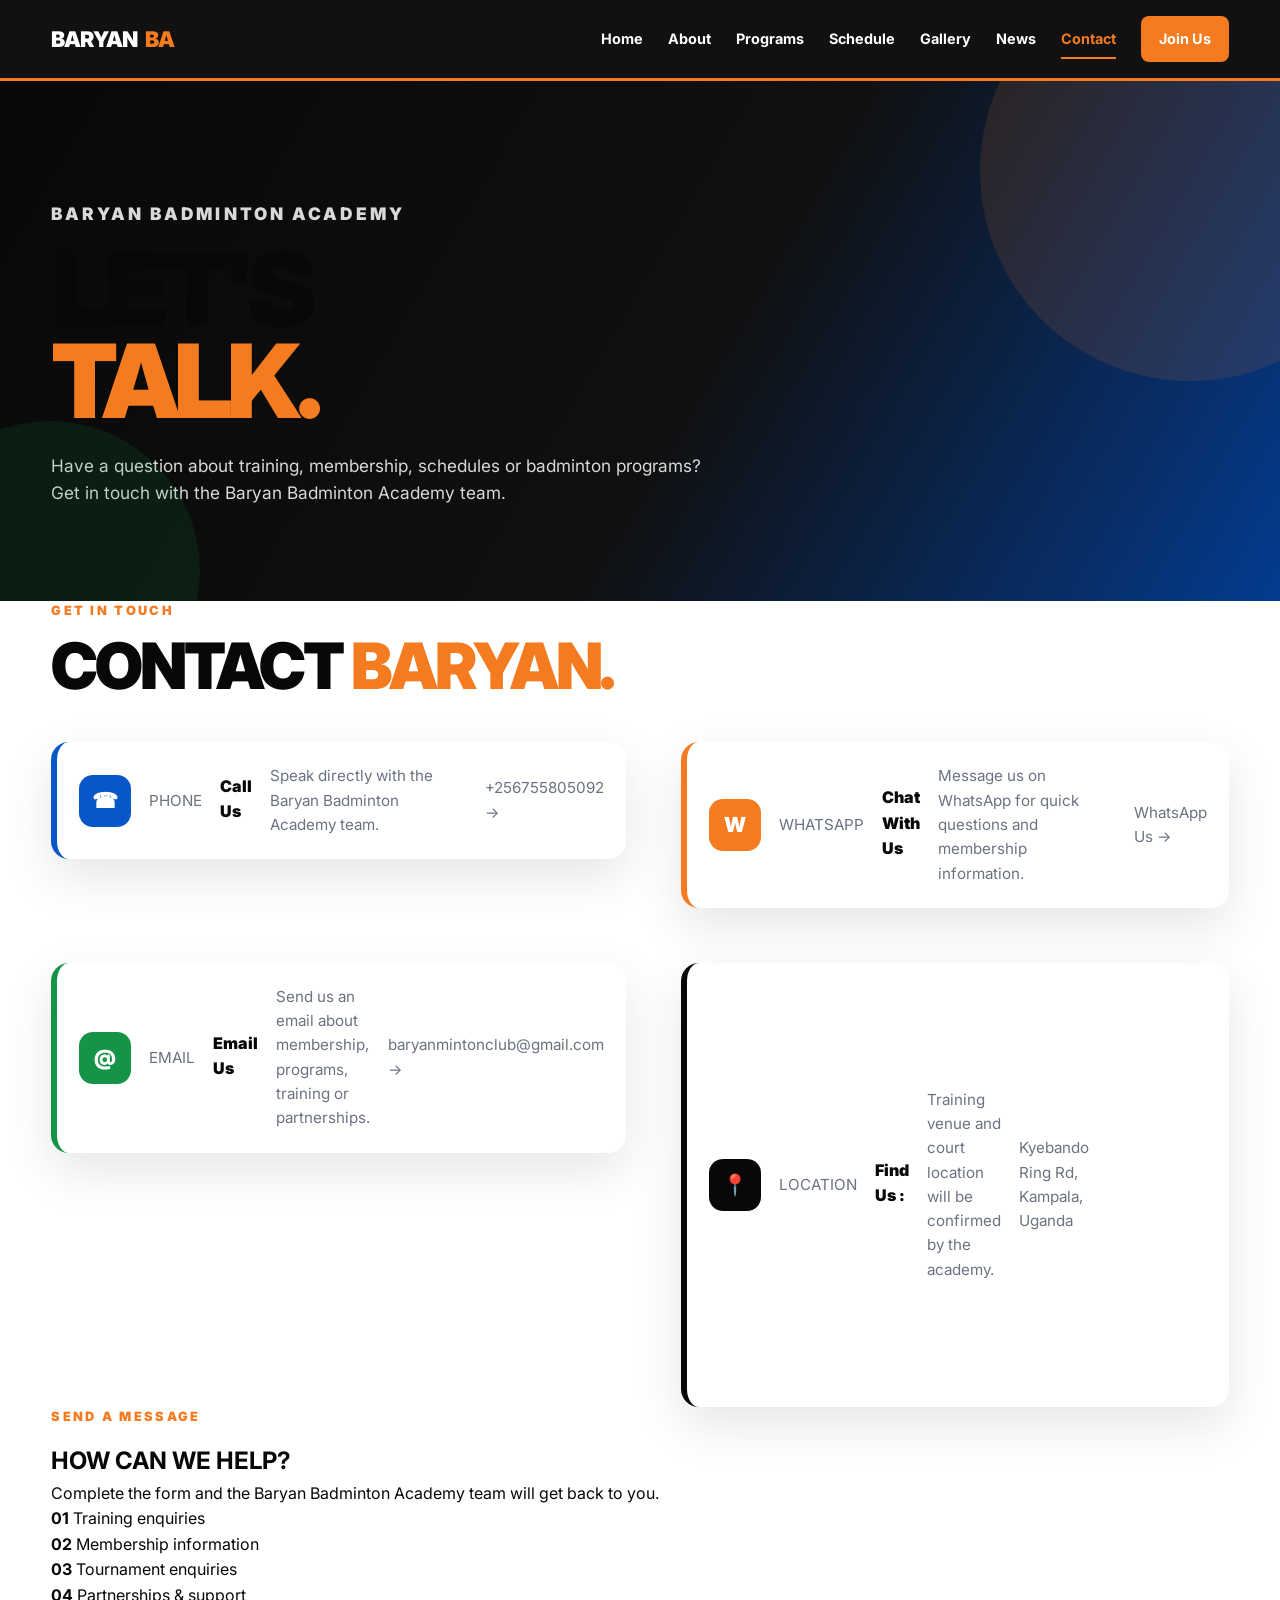
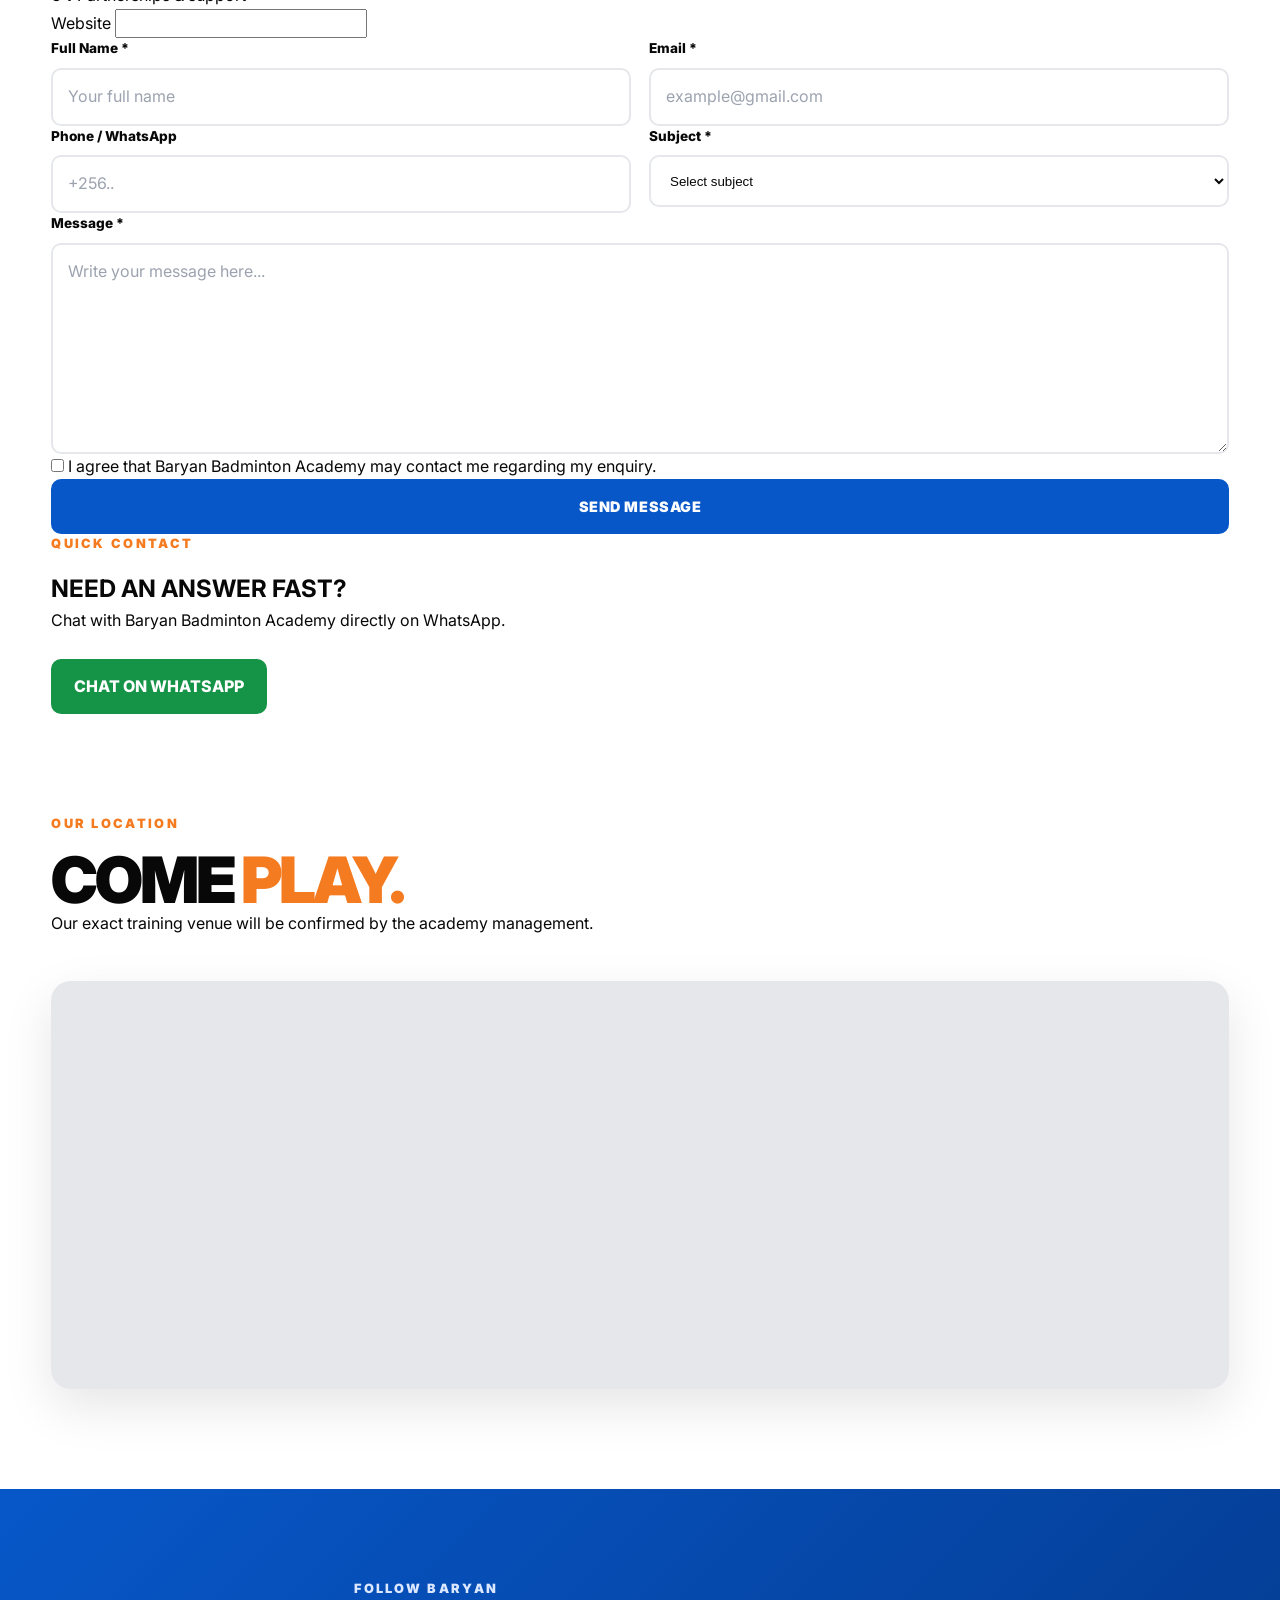
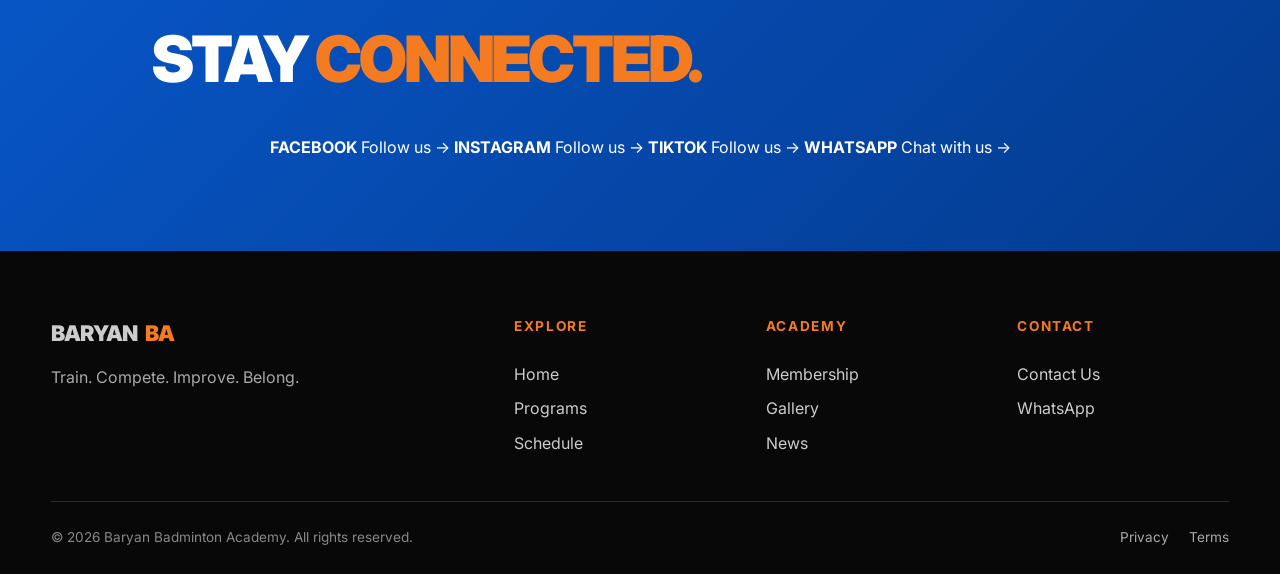
<file: contact.html>
<!DOCTYPE html>
<html lang="en">

<head>

  <meta charset="UTF-8">

  <meta
    name="viewport"
    content="width=device-width, initial-scale=1.0"
  >

  <title>
    Contact | Baryan Badminton Academy
  </title>

  <meta
    name="description"
    content="Contact Baryan Badminton Academy for badminton training, membership, schedules, tournaments and club information."
  >

  <link
    rel="stylesheet"
    href="css/contact.css"
  >

  <link
    rel="preconnect"
    href="https://fonts.googleapis.com"
  >

  <link
    rel="preconnect"
    href="https://fonts.gstatic.com"
    crossorigin
  >

  <link
    href="https://fonts.googleapis.com/css2?family=Inter:wght@400;500;600;700;800;900&display=swap"
    rel="stylesheet"
  >

</head>


<body>


<!-- =====================================================
     HEADER
===================================================== -->

<header class="site-header">

  <div class="container nav-container">

    <a
      href="index.html"
      class="logo"
    >
      BARYAN
      <span>BA</span>
    </a>


    <button
      class="mobile-menu-button"
      id="mobileMenuButton"
      aria-label="Open navigation"
      aria-expanded="false"
    >
      <span></span>
      <span></span>
      <span></span>
    </button>


    <nav
      class="main-navigation"
      id="mainNavigation"
    >

      <a href="index.html">
        Home
      </a>

      <a href="about.html">
        About
      </a>

      <a href="programs.html">
        Programs
      </a>

      <a href="schedule.html">
        Schedule
      </a>

      <a href="gallery.html">
        Gallery
      </a>

      <a href="news.html">
        News
      </a>

      <a
        href="contact.html"
        class="active"
      >
        Contact
      </a>

      <a
        href="membership.html"
        class="nav-join"
      >
        Join Us
      </a>

    </nav>

  </div>

</header>



<main>


<!-- =====================================================
     HERO
===================================================== -->

<section class="contact-hero">

  <div class="container">

    <p class="eyebrow">
      BARYAN BADMINTON ACADEMY
    </p>

    <h1>
      LET'S
      <span>TALK.</span>
    </h1>

    <p class="hero-description">
      Have a question about training, membership,
      schedules or badminton programs? Get in touch
      with the Baryan Badminton Academy team.
    </p>

  </div>

</section>



<!-- =====================================================
     CONTACT DETAILS
===================================================== -->

<section class="contact-details">

  <div class="container">

    <div class="section-heading">

      <p class="eyebrow">
        GET IN TOUCH
      </p>

      <h2>
        CONTACT
        <span>BARYAN.</span>
      </h2>

    </div>


    <div class="contact-grid">


      <!-- PHONE -->

      <article class="contact-card blue-card">

        <div class="contact-icon">
          ☎
        </div>

        <p class="contact-label">
          PHONE
        </p>

        <h3>
          Call Us
        </h3>

        <p>
          Speak directly with the
          Baryan Badminton Academy team.
        </p>

        <a
          href="tel:+256755805092"
          class="contact-link"
        >
          +256755805092 →
        </a>

      </article>



      <!-- WHATSAPP -->

      <article class="contact-card orange-card">

        <div class="contact-icon">
          W
        </div>

        <p class="contact-label">
          WHATSAPP
        </p>

        <h3>
          Chat With Us
        </h3>

        <p>
          Message us on WhatsApp for quick
          questions and membership information.
        </p>

        <a
          href="https://wa.me/256755805092"
          target="_blank"
          rel="noopener noreferrer"
          class="contact-link"
        >
          WhatsApp Us →
        </a>

      </article>



      <!-- EMAIL -->

      <article class="contact-card green-card">

        <div class="contact-icon">
          @
        </div>

        <p class="contact-label">
          EMAIL
        </p>

        <h3>
          Email Us
        </h3>

        <p>
          Send us an email about membership,
          programs, training or partnerships.
        </p>

        <a
          href="mailto:baryanmintonclub@gmail.com"
          class="contact-link"
        >
          baryanmintonclub@gmail.com →
        </a>

      </article>



      <!-- LOCATION -->

      <article class="contact-card black-card">

        <div class="contact-icon">
          📍
        </div>

        <p class="contact-label">
          LOCATION
        </p>

        <h3>
          Find Us :
        </h3>

        <p>
          Training venue and court location
          will be confirmed by the academy.
        </p>

  <p>Kyebando Ring Rd, Kampala, Uganda</p>

  <iframe

    src="https://www.google.com/maps?q=Kyebando%20Ring%20Rd,%20Kampala,%20Uganda&output=embed"

    width="100%"

    height="400"

    style="border:0;"

    allowfullscreen=""

    loading="lazy"

    referrerpolicy="no-referrer-when-downgrade">

  </iframe>

      </article>


    </div>

  </div>

</section>



<!-- =====================================================
     CONTACT FORM
===================================================== -->

<section class="contact-form-section">

  <div class="container contact-form-layout">


    <div class="contact-form-intro">

      <p class="eyebrow">
        SEND A MESSAGE
      </p>

      <h2>
        HOW CAN WE
        <span>HELP?</span>
      </h2>

      <p>
        Complete the form and the Baryan Badminton
        Academy team will get back to you.
      </p>


      <div class="contact-points">

        <div>
          <strong>01</strong>
          <span>
            Training enquiries
          </span>
        </div>

        <div>
          <strong>02</strong>
          <span>
            Membership information
          </span>
        </div>

        <div>
          <strong>03</strong>
          <span>
            Tournament enquiries
          </span>
        </div>

        <div>
          <strong>04</strong>
          <span>
            Partnerships & support
          </span>
        </div>

      </div>

    </div>



    <div class="form-card">

      <form
        id="contactForm"
      >

        <!-- SPAM PROTECTION -->

        <div
          class="honeypot"
          aria-hidden="true"
        >

          <label>
            Website
          </label>

          <input
            type="text"
            name="website"
            tabindex="-1"
            autocomplete="off"
          >

        </div>


        <div class="form-row">

          <div class="form-group">

            <label for="name">
              Full Name *
            </label>

            <input
              id="name"
              name="name"
              type="text"
              required
              maxlength="100"
              autocomplete="name"
              placeholder="Your full name"
            >

          </div>


          <div class="form-group">

            <label for="email">
              Email *
            </label>

            <input
              id="email"
              name="email"
              type="email"
              required
              autocomplete="email"
              placeholder="example@gmail.com"
            >

          </div>

        </div>


        <div class="form-row">

          <div class="form-group">

            <label for="phone">
              Phone / WhatsApp
            </label>

            <input
              id="phone"
              name="phone"
              type="tel"
              autocomplete="tel"
              placeholder="+256.."
            >

          </div>


          <div class="form-group">

            <label for="subject">
              Subject *
            </label>

            <select
              id="subject"
              name="subject"
              required
            >

              <option value="">
                Select subject
              </option>

              <option value="Membership">
                Membership
              </option>

              <option value="Training">
                Training
              </option>

              <option value="Schedule">
                Schedule
              </option>

              <option value="Tournament">
                Tournament
              </option>

              <option value="Partnership">
                Partnership
              </option>

              <option value="Other">
                Other
              </option>

            </select>

          </div>

        </div>


        <div class="form-group">

          <label for="message">
            Message *
          </label>

          <textarea
            id="message"
            name="message"
            rows="7"
            maxlength="1500"
            required
            placeholder="Write your message here..."
          ></textarea>

        </div>


        <label class="checkbox-label">

          <input
            type="checkbox"
            name="consent"
            required
          >

          <span>
            I agree that Baryan Badminton Academy
            may contact me regarding my enquiry.
          </span>

        </label>


        <button
          type="submit"
          class="submit-button"
          id="submitButton"
        >

          <span id="submitText">
            SEND MESSAGE
          </span>

          <span
            id="submitLoading"
            hidden
          >
            SENDING...
          </span>

        </button>


        <div
          id="formMessage"
          class="form-message"
          role="status"
        ></div>

      </form>

    </div>

  </div>

</section>



<!-- =====================================================
     WHATSAPP CTA
===================================================== -->

<section class="whatsapp-section">

  <div class="container">

    <div class="whatsapp-box">

      <div>

        <p class="eyebrow">
          QUICK CONTACT
        </p>

        <h2>
          NEED AN
          <span>ANSWER FAST?</span>
        </h2>

        <p>
          Chat with Baryan Badminton Academy
          directly on WhatsApp.
        </p>

      </div>


      <a
        href="https://wa.me/256XXXXXXXXX"
        target="_blank"
        rel="noopener noreferrer"
        class="whatsapp-button"
      >
        CHAT ON WHATSAPP
      </a>

    </div>

  </div>

</section>



<!-- =====================================================
     LOCATION / MAP
===================================================== -->

<section
  class="location-section"
  id="map"
>

  <div class="container">

    <div class="section-heading">

      <p class="eyebrow">
        OUR LOCATION
      </p>

      <h2>
        COME
        <span>PLAY.</span>
      </h2>

      <p>
        Our exact training venue will be
        confirmed by the academy management.
      </p>

    </div>


    <div class="map-container">

      <!-- Replace this iframe with your real
           Google Maps embed code -->

      <iframe
        src="https://www.google.com/maps?q=Kampala%2C%20Uganda&output=embed"
        width="100%"
        height="450"
        style="border:0;"
        loading="lazy"
        allowfullscreen
        referrerpolicy="no-referrer-when-downgrade"
        title="Baryan Badminton Academy location"
      ></iframe>

    </div>

  </div>

</section>



<!-- =====================================================
     SOCIAL MEDIA
===================================================== -->

<section class="social-section">

  <div class="container">

    <div class="section-heading center-heading">

      <p class="eyebrow">
        FOLLOW BARYAN
      </p>

      <h2>
        STAY
        <span>CONNECTED.</span>
      </h2>

    </div>


    <div class="social-grid">

      <a
        href="#"
        class="social-card blue-card"
      >
        <strong>
          FACEBOOK
        </strong>
        <span>
          Follow us →
        </span>
      </a>


      <a
        href="#"
        class="social-card orange-card"
      >
        <strong>
          INSTAGRAM
        </strong>
        <span>
          Follow us →
        </span>
      </a>


      <a
        href="#"
        class="social-card green-card"
      >
        <strong>
          TIKTOK
        </strong>
        <span>
          Follow us →
        </span>
      </a>


      <a
        href="https://wa.me/25655805092"
        target="_blank"
        rel="noopener noreferrer"
        class="social-card black-card"
      >
        <strong>
          WHATSAPP
        </strong>
        <span>
          Chat with us →
        </span>
      </a>

    </div>

  </div>

</section>


</main>



<!-- =====================================================
     FOOTER
===================================================== -->

<footer>

  <div class="container footer-grid">

    <div>

      <a
        href="index.html"
        class="logo"
      >
        BARYAN
        <span>BA</span>
      </a>

      <p>
        Train. Compete. Improve. Belong.
      </p>

    </div>


    <div>

      <h4>
        Explore
      </h4>

      <a href="index.html">
        Home
      </a>

      <a href="programs.html">
        Programs
      </a>

      <a href="schedule.html">
        Schedule
      </a>

    </div>


    <div>

      <h4>
        Academy
      </h4>

      <a href="membership.html">
        Membership
      </a>

      <a href="gallery.html">
        Gallery
      </a>

      <a href="news.html">
        News
      </a>

    </div>


    <div>

      <h4>
        Contact
      </h4>

      <a href="contact.html">
        Contact Us
      </a>

      <a
        href="https://wa.me/256XXXXXXXXX"
        target="_blank"
        rel="noopener noreferrer"
      >
        WhatsApp
      </a>

    </div>

  </div>


  <div class="container footer-bottom">

    <p>
      © 2026 Baryan Badminton Academy.
      All rights reserved.
    </p>

    <div>

      <a href="privacy.html">
        Privacy
      </a>

      <a href="terms.html">
        Terms
      </a>

    </div>

  </div>

</footer>



<!-- =====================================================
     MOBILE NAVIGATION
===================================================== -->

<script>

const menuButton =
  document.getElementById(
    "mobileMenuButton"
  );

const navigation =
  document.getElementById(
    "mainNavigation"
  );


menuButton.addEventListener(
  "click",
  () => {

    const isOpen =
      navigation.classList.toggle(
        "open"
      );

    menuButton.setAttribute(
      "aria-expanded",
      String(isOpen)
    );

  }
);


document
  .querySelectorAll(
    ".main-navigation a"
  )
  .forEach(link => {

    link.addEventListener(
      "click",
      () => {

        navigation.classList.remove(
          "open"
        );

        menuButton.setAttribute(
          "aria-expanded",
          "false"
        );

      }
    );

  });


/* Contact form */

const contactForm =
  document.getElementById(
    "contactForm"
  );

const formMessage =
  document.getElementById(
    "formMessage"
  );

const submitButton =
  document.getElementById(
    "submitButton"
  );

const submitText =
  document.getElementById(
    "submitText"
  );

const submitLoading =
  document.getElementById(
    "submitLoading"
  );


contactForm.addEventListener(
  "submit",
  event => {

    event.preventDefault();


    /* Honeypot */

    const honeypot =
      contactForm.elements.website.value;

    if (honeypot.trim() !== "") {
      return;
    }


    if (!contactForm.checkValidity()) {

      contactForm.reportValidity();

      return;

    }


    submitButton.disabled = true;

    submitText.hidden = true;

    submitLoading.hidden = false;


    /*
     * Connect this form to EmailJS/Firebase
     * when your configuration is ready.
     */

    setTimeout(() => {

      submitButton.disabled = false;

      submitText.hidden = false;

      submitLoading.hidden = true;


      formMessage.textContent =
        "Thank you. Your message has been received. Baryan Badminton Academy will contact you soon.";

      formMessage.className =
        "form-message success";


      contactForm.reset();

    }, 1000);

  }

);

</script>


</body>

</html>
</file>
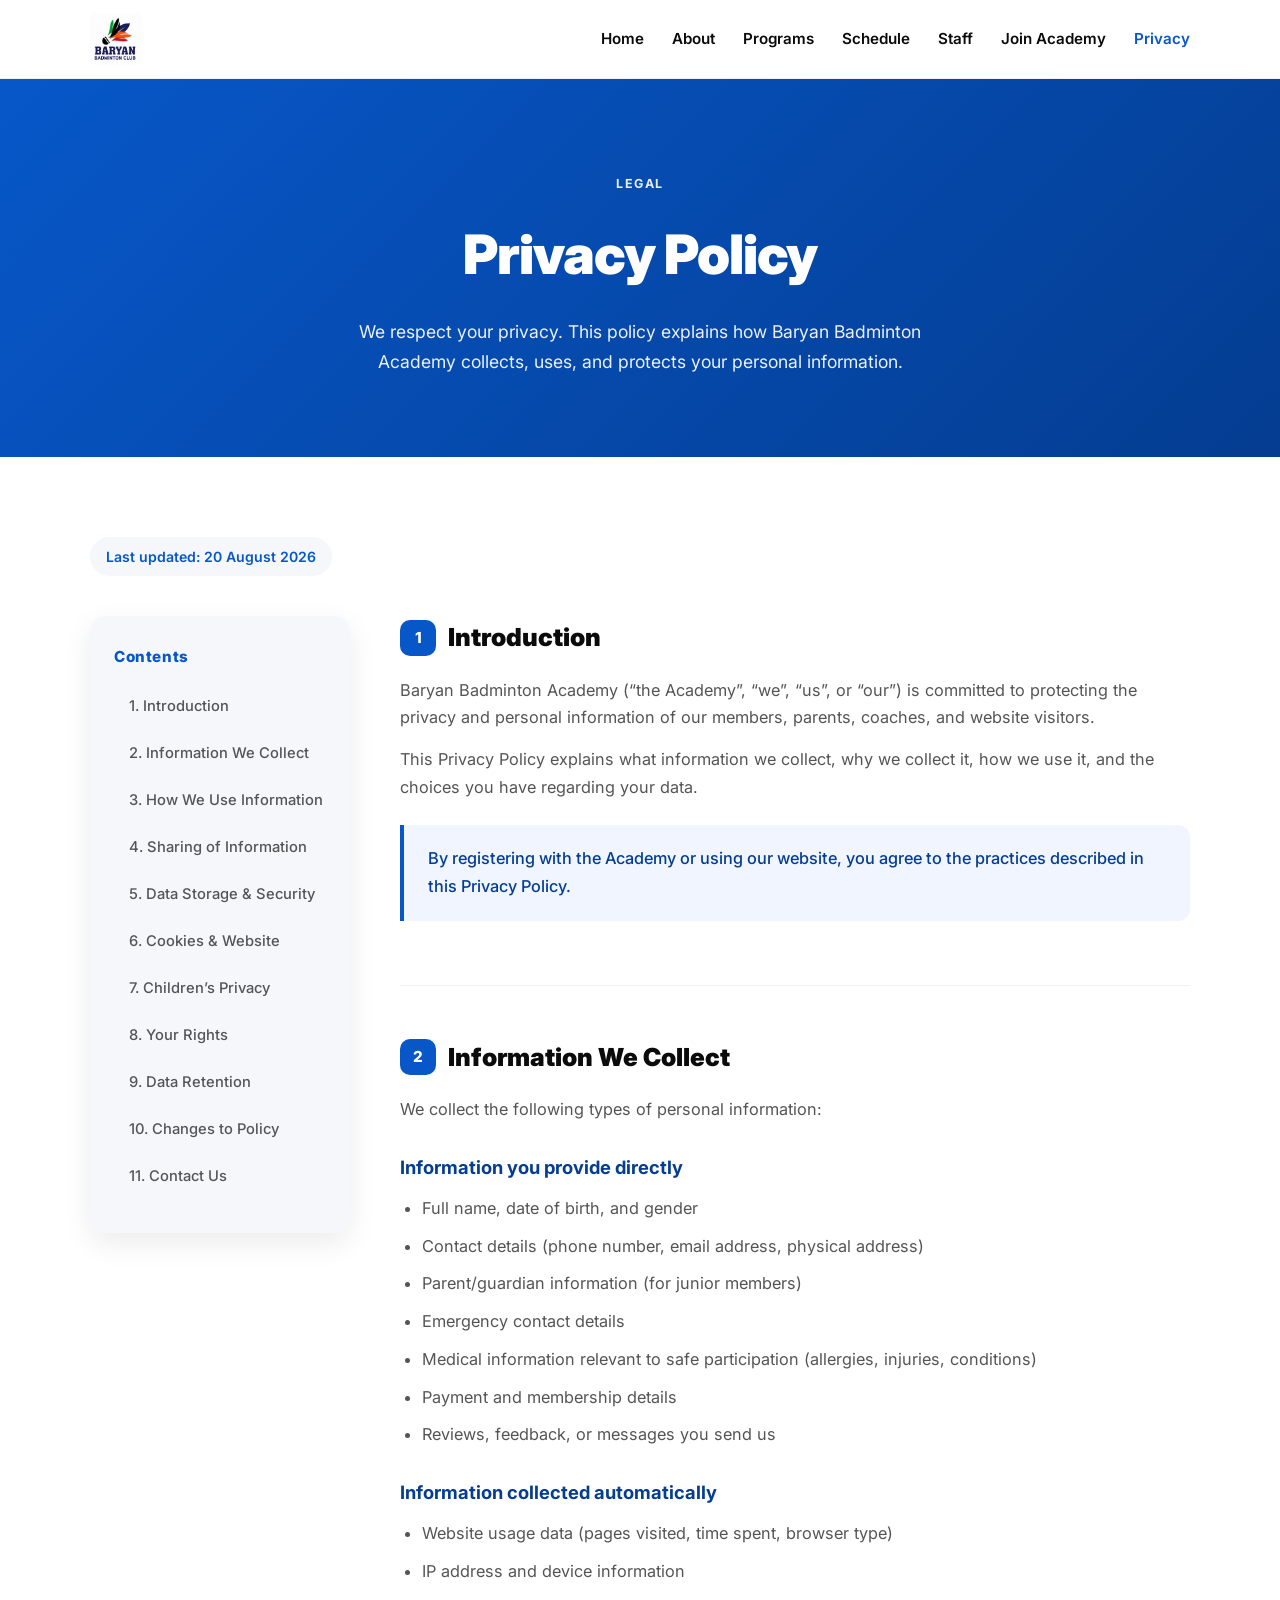
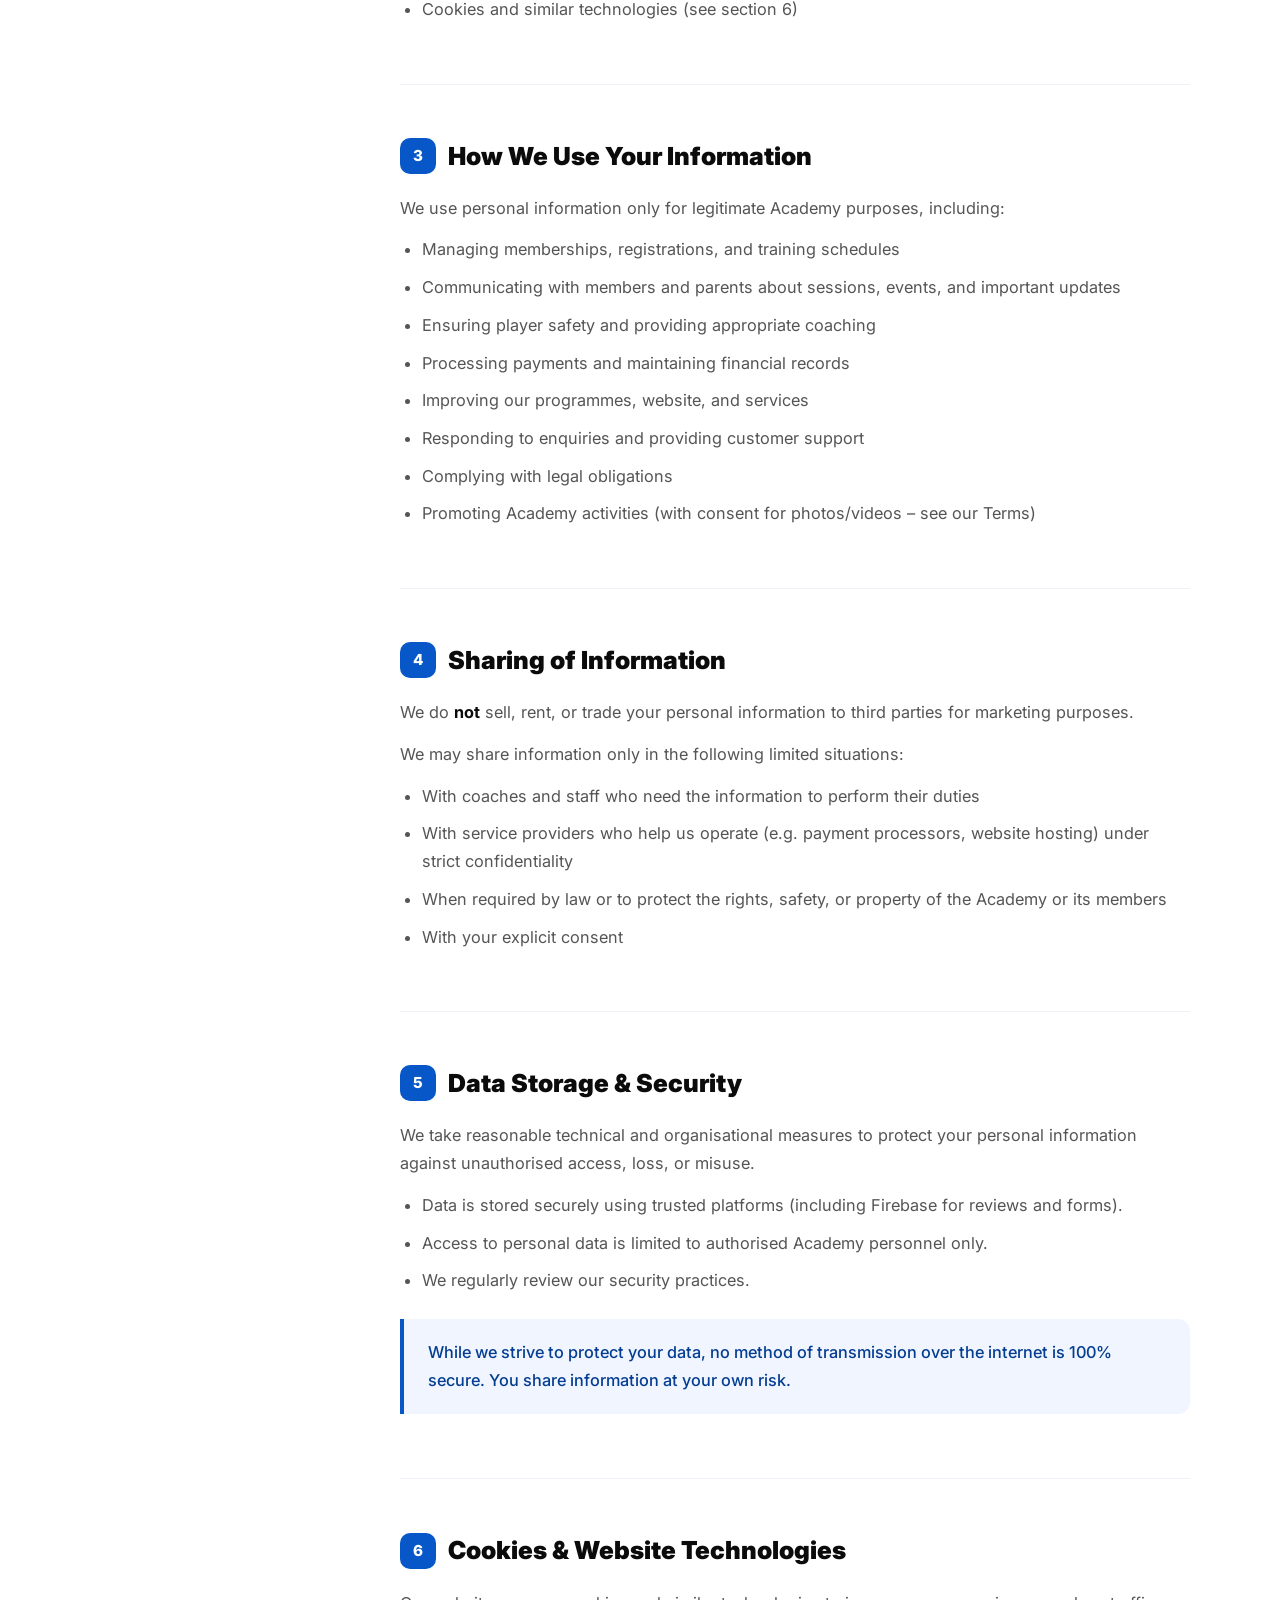
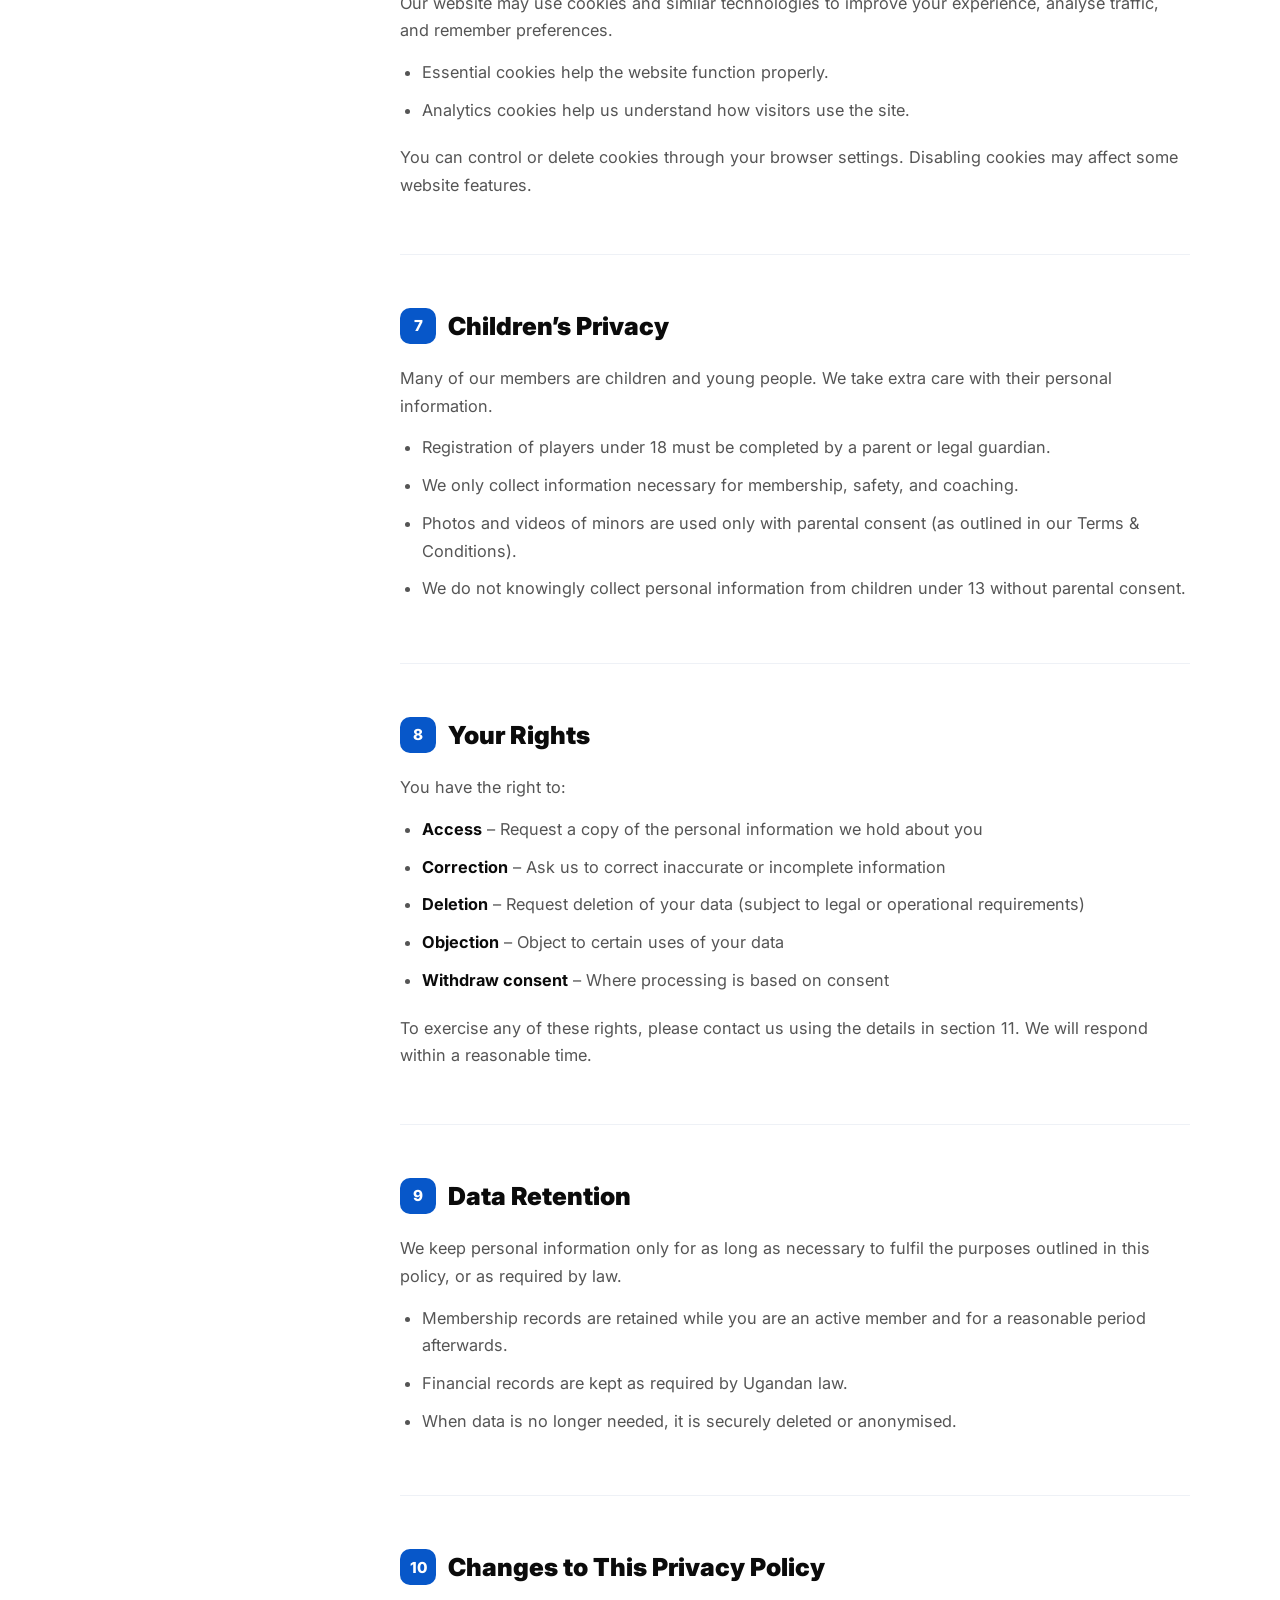
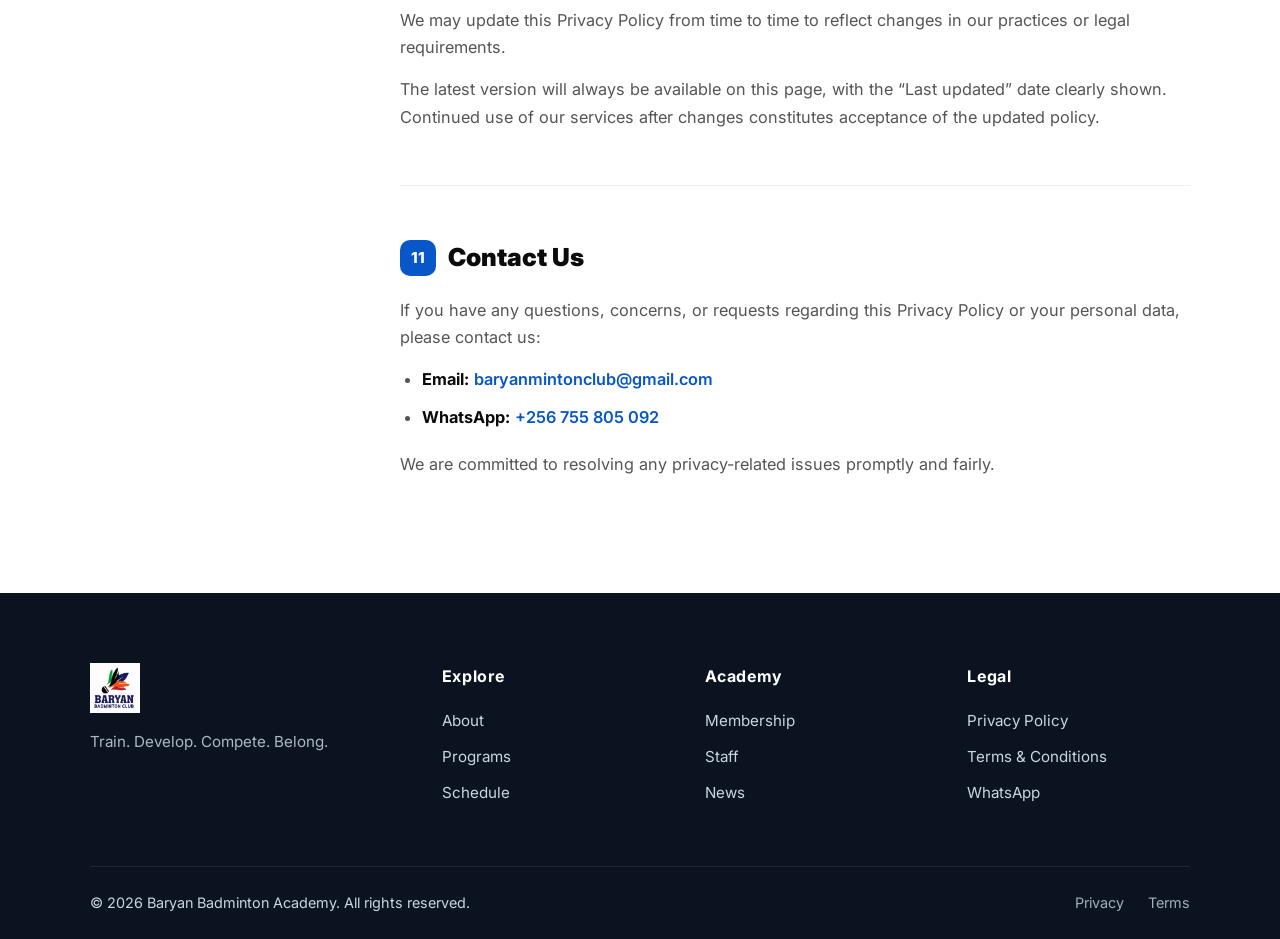
<file: privacy.html>
<!DOCTYPE html>
<html lang="en">

<head>
  <meta charset="UTF-8">
  <meta name="viewport" content="width=device-width, initial-scale=1.0">

  <title>Privacy Policy | Baryan Badminton Academy</title>

  <meta name="description"
    content="Privacy Policy of Baryan Badminton Academy. Learn how we collect, use, and protect your personal information.">

  <meta name="theme-color" content="#0757c9">

  <link rel="preconnect" href="https://fonts.googleapis.com">
  <link rel="preconnect" href="https://fonts.gstatic.com" crossorigin>
  <link href="https://fonts.googleapis.com/css2?family=Inter:wght@400;500;600;700;800;900&display=swap" rel="stylesheet">

  <style>
    /* =====================================================
       CSS VARIABLES & RESET
    ===================================================== */
    *,
    *::before,
    *::after {
      box-sizing: border-box;
      margin: 0;
      padding: 0;
    }

    :root {
      --blue: #0757c9;
      --blue-dark: #043d91;
      --orange: #f97316;
      --green: #16a34a;
      --dark: #0b0b0b;
      --gray: #555;
      --light: #f5f7fb;
      --white: #ffffff;
      --radius: 12px;
      --shadow: 0 10px 30px rgba(0, 0, 0, 0.08);
      --transition: 0.25s ease;
    }

    html {
      scroll-behavior: smooth;
    }

    body {
      font-family: "Inter", system-ui, -apple-system, BlinkMacSystemFont, "Segoe UI", Roboto, sans-serif;
      color: var(--dark);
      line-height: 1.7;
      background: var(--white);
      overflow-x: hidden;
    }

    img {
      max-width: 100%;
      height: auto;
      display: block;
    }

    a {
      text-decoration: none;
      color: inherit;
    }

    .container {
      width: min(1100px, 92%);
      margin-inline: auto;
    }

    /* =====================================================
       HEADER
    ===================================================== */
    .site-header {
      position: sticky;
      top: 0;
      z-index: 1000;
      background: rgba(255, 255, 255, 0.96);
      backdrop-filter: blur(12px);
      border-bottom: 1px solid rgba(0, 0, 0, 0.06);
    }

    .nav-container {
      display: flex;
      align-items: center;
      justify-content: space-between;
      height: 78px;
    }

    .logo {
      display: flex;
      align-items: center;
      gap: 12px;
    }

    .logo img {
      height: 52px;
      width: auto;
    }

    .main-navigation {
      display: flex;
      align-items: center;
      gap: 28px;
    }

    .main-navigation a {
      font-weight: 600;
      font-size: 0.95rem;
      color: var(--dark);
      transition: color var(--transition);
    }

    .main-navigation a:hover,
    .main-navigation a.active {
      color: var(--blue);
    }

    .nav-join {
      background: var(--blue);
      color: var(--white) !important;
      padding: 10px 20px;
      border-radius: 8px;
    }

    .nav-join:hover {
      background: var(--blue-dark);
    }

    .mobile-menu-button {
      display: none;
      flex-direction: column;
      gap: 5px;
      background: none;
      border: none;
      cursor: pointer;
      padding: 6px;
    }

    .mobile-menu-button span {
      display: block;
      width: 24px;
      height: 2.5px;
      background: var(--dark);
      border-radius: 2px;
      transition: var(--transition);
    }

    /* =====================================================
       PAGE HERO
    ===================================================== */
    .page-hero {
      background: linear-gradient(135deg, var(--blue), var(--blue-dark));
      color: var(--white);
      padding: 90px 0 80px;
      text-align: center;
    }

    .page-hero .eyebrow {
      display: inline-block;
      font-size: 0.78rem;
      font-weight: 700;
      letter-spacing: 0.12em;
      text-transform: uppercase;
      opacity: 0.9;
      margin-bottom: 14px;
    }

    .page-hero h1 {
      font-size: clamp(2.4rem, 5vw, 3.4rem);
      font-weight: 900;
      margin-bottom: 16px;
      letter-spacing: -0.02em;
    }

    .page-hero p {
      max-width: 580px;
      margin: 0 auto;
      opacity: 0.92;
      font-size: 1.1rem;
    }

    /* =====================================================
       PRIVACY CONTENT
    ===================================================== */
    .privacy-section {
      padding: 80px 0 100px;
    }

    .privacy-wrapper {
      display: grid;
      grid-template-columns: 260px 1fr;
      gap: 50px;
      align-items: start;
    }

    /* Sticky Table of Contents */
    .privacy-toc {
      position: sticky;
      top: 100px;
      background: var(--light);
      border-radius: 16px;
      padding: 28px 24px;
      box-shadow: var(--shadow);
    }

    .privacy-toc h3 {
      font-size: 0.95rem;
      font-weight: 800;
      letter-spacing: 0.04em;
      margin-bottom: 18px;
      color: var(--blue);
    }

    .privacy-toc ul {
      list-style: none;
    }

    .privacy-toc li {
      margin-bottom: 10px;
    }

    .privacy-toc a {
      display: block;
      font-size: 0.92rem;
      font-weight: 500;
      color: var(--gray);
      padding: 6px 0;
      border-left: 3px solid transparent;
      padding-left: 12px;
      transition: all var(--transition);
    }

    .privacy-toc a:hover,
    .privacy-toc a.active {
      color: var(--blue);
      border-left-color: var(--blue);
      font-weight: 600;
    }

    /* Main content */
    .privacy-content {
      background: var(--white);
    }

    .privacy-content section {
      margin-bottom: 50px;
      padding-bottom: 40px;
      border-bottom: 1px solid #eef1f6;
    }

    .privacy-content section:last-child {
      border-bottom: none;
      margin-bottom: 0;
      padding-bottom: 0;
    }

    .privacy-content h2 {
      font-size: 1.55rem;
      font-weight: 900;
      margin-bottom: 18px;
      color: var(--dark);
      display: flex;
      align-items: center;
      gap: 12px;
    }

    .privacy-content h2 span {
      display: inline-flex;
      align-items: center;
      justify-content: center;
      width: 36px;
      height: 36px;
      background: var(--blue);
      color: var(--white);
      border-radius: 10px;
      font-size: 0.95rem;
      font-weight: 800;
      flex-shrink: 0;
    }

    .privacy-content h3 {
      font-size: 1.15rem;
      font-weight: 700;
      margin: 28px 0 12px;
      color: var(--blue-dark);
    }

    .privacy-content p {
      color: var(--gray);
      margin-bottom: 14px;
      font-size: 1.02rem;
    }

    .privacy-content ul {
      margin: 12px 0 20px 22px;
      color: var(--gray);
    }

    .privacy-content li {
      margin-bottom: 10px;
      font-size: 1.02rem;
    }

    .privacy-content strong {
      color: var(--dark);
      font-weight: 700;
    }

    .highlight-box {
      background: #f0f5ff;
      border-left: 4px solid var(--blue);
      border-radius: 0 12px 12px 0;
      padding: 20px 24px;
      margin: 24px 0;
    }

    .highlight-box p {
      margin: 0;
      color: var(--blue-dark);
      font-weight: 500;
    }

    .last-updated {
      display: inline-block;
      background: var(--light);
      color: var(--blue);
      font-size: 0.88rem;
      font-weight: 600;
      padding: 8px 16px;
      border-radius: 50px;
      margin-bottom: 40px;
    }

    /* =====================================================
       FOOTER
    ===================================================== */
    footer {
      background: #0b1220;
      color: #cbd5e1;
      padding-top: 70px;
    }

    .footer-grid {
      display: grid;
      grid-template-columns: 1.4fr 1fr 1fr 1fr;
      gap: 40px;
      padding-bottom: 50px;
    }

    .footer-grid h4 {
      color: var(--white);
      font-size: 1rem;
      margin-bottom: 18px;
      letter-spacing: 0.04em;
    }

    .footer-grid a {
      display: block;
      margin-bottom: 10px;
      font-size: 0.95rem;
      transition: color var(--transition);
    }

    .footer-grid a:hover {
      color: var(--white);
    }

    .footer-grid .logo {
      margin-bottom: 16px;
    }

    .footer-grid .logo img {
      height: 50px;
    }

    .footer-grid p {
      font-size: 0.95rem;
      opacity: 0.85;
    }

    .footer-bottom {
      display: flex;
      justify-content: space-between;
      align-items: center;
      padding: 24px 0;
      border-top: 1px solid rgba(255, 255, 255, 0.08);
      font-size: 0.9rem;
    }

    .footer-bottom a {
      margin-left: 20px;
      opacity: 0.8;
    }

    .footer-bottom a:hover {
      opacity: 1;
    }

    /* =====================================================
       BACK TO TOP
    ===================================================== */
    .back-to-top {
      position: fixed;
      bottom: 30px;
      right: 30px;
      width: 48px;
      height: 48px;
      background: var(--blue);
      color: var(--white);
      border: none;
      border-radius: 50%;
      font-size: 1.3rem;
      cursor: pointer;
      box-shadow: 0 8px 25px rgba(7, 87, 201, 0.35);
      opacity: 0;
      visibility: hidden;
      transform: translateY(20px);
      transition: all var(--transition);
      z-index: 999;
    }

    .back-to-top.visible {
      opacity: 1;
      visibility: visible;
      transform: translateY(0);
    }

    .back-to-top:hover {
      background: var(--blue-dark);
      transform: translateY(-3px);
    }

    /* =====================================================
       RESPONSIVE
    ===================================================== */
    @media (max-width: 900px) {
      .privacy-wrapper {
        grid-template-columns: 1fr;
      }

      .privacy-toc {
        position: static;
        margin-bottom: 40px;
      }

      .footer-grid {
        grid-template-columns: 1fr 1fr;
      }
    }

    @media (max-width: 768px) {
      .mobile-menu-button {
        display: flex;
      }

      .main-navigation {
        position: fixed;
        top: 78px;
        left: 0;
        right: 0;
        background: var(--white);
        flex-direction: column;
        padding: 30px 24px;
        gap: 18px;
        box-shadow: 0 20px 40px rgba(0, 0, 0, 0.12);
        transform: translateY(-120%);
        opacity: 0;
        visibility: hidden;
        transition: var(--transition);
      }

      .main-navigation.open {
        transform: translateY(0);
        opacity: 1;
        visibility: visible;
      }

      .page-hero {
        padding: 70px 0 60px;
      }

      .footer-grid {
        grid-template-columns: 1fr;
      }

      .footer-bottom {
        flex-direction: column;
        gap: 12px;
        text-align: center;
      }

      .footer-bottom a {
        margin-left: 12px;
      }
    }

    @media (max-width: 500px) {
      .logo img {
        height: 42px;
      }

      .privacy-content h2 {
        font-size: 1.35rem;
      }
    }
  </style>
</head>

<body>

  <!-- =====================================================
       HEADER
  ===================================================== -->
  <header class="site-header">
    <div class="container nav-container">
      <a href="index.html" class="logo" aria-label="Baryan Badminton Academy home">
        <img src="4FE486F5-D5C8-47AC-95F2-8CE3A7199446.png" alt="Baryan Badminton Academy logo">
      </a>

      <button class="mobile-menu-button" id="mobileMenuButton" aria-label="Open navigation" aria-expanded="false"
        aria-controls="mainNavigation">
        <span></span>
        <span></span>
        <span></span>
      </button>

      <nav class="main-navigation" id="mainNavigation" aria-label="Main navigation">
        <a href="index.html">Home</a>
        <a href="index.html#about">About</a>
        <a href="index.html#programs">Programs</a>
        <a href="index.html#schedule">Schedule</a>
        <a href="index.html#gallery">Staff</a>
        <a href="membership.html">Join Academy</a>
        <a href="privacy.html" class="active">Privacy</a>
      </nav>
    </div>
  </header>

  <!-- =====================================================
       PAGE HERO
  ===================================================== -->
  <section class="page-hero">
    <div class="container">
      <p class="eyebrow">Legal</p>
      <h1>Privacy Policy</h1>
      <p>We respect your privacy. This policy explains how Baryan Badminton Academy collects, uses, and protects your personal information.</p>
    </div>
  </section>

  <!-- =====================================================
       PRIVACY CONTENT
  ===================================================== -->
  <section class="privacy-section">
    <div class="container">

      <div class="last-updated">
        Last updated: 20 August 2026
      </div>

      <div class="privacy-wrapper">

        <!-- Table of Contents -->
        <aside class="privacy-toc">
          <h3>Contents</h3>
          <ul>
            <li><a href="#introduction" class="toc-link">1. Introduction</a></li>
            <li><a href="#information" class="toc-link">2. Information We Collect</a></li>
            <li><a href="#how-we-use" class="toc-link">3. How We Use Information</a></li>
            <li><a href="#sharing" class="toc-link">4. Sharing of Information</a></li>
            <li><a href="#storage" class="toc-link">5. Data Storage & Security</a></li>
            <li><a href="#cookies" class="toc-link">6. Cookies & Website</a></li>
            <li><a href="#children" class="toc-link">7. Children’s Privacy</a></li>
            <li><a href="#rights" class="toc-link">8. Your Rights</a></li>
            <li><a href="#retention" class="toc-link">9. Data Retention</a></li>
            <li><a href="#changes" class="toc-link">10. Changes to Policy</a></li>
            <li><a href="#contact" class="toc-link">11. Contact Us</a></li>
          </ul>
        </aside>

        <!-- Main Content -->
        <div class="privacy-content">

          <section id="introduction">
            <h2><span>1</span> Introduction</h2>
            <p>Baryan Badminton Academy (“the Academy”, “we”, “us”, or “our”) is committed to protecting the privacy and personal information of our members, parents, coaches, and website visitors.</p>
            <p>This Privacy Policy explains what information we collect, why we collect it, how we use it, and the choices you have regarding your data.</p>
            <div class="highlight-box">
              <p>By registering with the Academy or using our website, you agree to the practices described in this Privacy Policy.</p>
            </div>
          </section>

          <section id="information">
            <h2><span>2</span> Information We Collect</h2>
            <p>We collect the following types of personal information:</p>

            <h3>Information you provide directly</h3>
            <ul>
              <li>Full name, date of birth, and gender</li>
              <li>Contact details (phone number, email address, physical address)</li>
              <li>Parent/guardian information (for junior members)</li>
              <li>Emergency contact details</li>
              <li>Medical information relevant to safe participation (allergies, injuries, conditions)</li>
              <li>Payment and membership details</li>
              <li>Reviews, feedback, or messages you send us</li>
            </ul>

            <h3>Information collected automatically</h3>
            <ul>
              <li>Website usage data (pages visited, time spent, browser type)</li>
              <li>IP address and device information</li>
              <li>Cookies and similar technologies (see section 6)</li>
            </ul>
          </section>

          <section id="how-we-use">
            <h2><span>3</span> How We Use Your Information</h2>
            <p>We use personal information only for legitimate Academy purposes, including:</p>
            <ul>
              <li>Managing memberships, registrations, and training schedules</li>
              <li>Communicating with members and parents about sessions, events, and important updates</li>
              <li>Ensuring player safety and providing appropriate coaching</li>
              <li>Processing payments and maintaining financial records</li>
              <li>Improving our programmes, website, and services</li>
              <li>Responding to enquiries and providing customer support</li>
              <li>Complying with legal obligations</li>
              <li>Promoting Academy activities (with consent for photos/videos – see our Terms)</li>
            </ul>
          </section>

          <section id="sharing">
            <h2><span>4</span> Sharing of Information</h2>
            <p>We do <strong>not</strong> sell, rent, or trade your personal information to third parties for marketing purposes.</p>
            <p>We may share information only in the following limited situations:</p>
            <ul>
              <li>With coaches and staff who need the information to perform their duties</li>
              <li>With service providers who help us operate (e.g. payment processors, website hosting) under strict confidentiality</li>
              <li>When required by law or to protect the rights, safety, or property of the Academy or its members</li>
              <li>With your explicit consent</li>
            </ul>
          </section>

          <section id="storage">
            <h2><span>5</span> Data Storage & Security</h2>
            <p>We take reasonable technical and organisational measures to protect your personal information against unauthorised access, loss, or misuse.</p>
            <ul>
              <li>Data is stored securely using trusted platforms (including Firebase for reviews and forms).</li>
              <li>Access to personal data is limited to authorised Academy personnel only.</li>
              <li>We regularly review our security practices.</li>
            </ul>
            <div class="highlight-box">
              <p>While we strive to protect your data, no method of transmission over the internet is 100% secure. You share information at your own risk.</p>
            </div>
          </section>

          <section id="cookies">
            <h2><span>6</span> Cookies & Website Technologies</h2>
            <p>Our website may use cookies and similar technologies to improve your experience, analyse traffic, and remember preferences.</p>
            <ul>
              <li>Essential cookies help the website function properly.</li>
              <li>Analytics cookies help us understand how visitors use the site.</li>
            </ul>
            <p>You can control or delete cookies through your browser settings. Disabling cookies may affect some website features.</p>
          </section>

          <section id="children">
            <h2><span>7</span> Children’s Privacy</h2>
            <p>Many of our members are children and young people. We take extra care with their personal information.</p>
            <ul>
              <li>Registration of players under 18 must be completed by a parent or legal guardian.</li>
              <li>We only collect information necessary for membership, safety, and coaching.</li>
              <li>Photos and videos of minors are used only with parental consent (as outlined in our Terms & Conditions).</li>
              <li>We do not knowingly collect personal information from children under 13 without parental consent.</li>
            </ul>
          </section>

          <section id="rights">
            <h2><span>8</span> Your Rights</h2>
            <p>You have the right to:</p>
            <ul>
              <li><strong>Access</strong> – Request a copy of the personal information we hold about you</li>
              <li><strong>Correction</strong> – Ask us to correct inaccurate or incomplete information</li>
              <li><strong>Deletion</strong> – Request deletion of your data (subject to legal or operational requirements)</li>
              <li><strong>Objection</strong> – Object to certain uses of your data</li>
              <li><strong>Withdraw consent</strong> – Where processing is based on consent</li>
            </ul>
            <p>To exercise any of these rights, please contact us using the details in section 11. We will respond within a reasonable time.</p>
          </section>

          <section id="retention">
            <h2><span>9</span> Data Retention</h2>
            <p>We keep personal information only for as long as necessary to fulfil the purposes outlined in this policy, or as required by law.</p>
            <ul>
              <li>Membership records are retained while you are an active member and for a reasonable period afterwards.</li>
              <li>Financial records are kept as required by Ugandan law.</li>
              <li>When data is no longer needed, it is securely deleted or anonymised.</li>
            </ul>
          </section>

          <section id="changes">
            <h2><span>10</span> Changes to This Privacy Policy</h2>
            <p>We may update this Privacy Policy from time to time to reflect changes in our practices or legal requirements.</p>
            <p>The latest version will always be available on this page, with the “Last updated” date clearly shown. Continued use of our services after changes constitutes acceptance of the updated policy.</p>
          </section>

          <section id="contact">
            <h2><span>11</span> Contact Us</h2>
            <p>If you have any questions, concerns, or requests regarding this Privacy Policy or your personal data, please contact us:</p>
            <ul>
              <li><strong>Email:</strong> <a href="mailto:baryanmintonclub@gmail.com" style="color: var(--blue); font-weight: 600;">baryanmintonclub@gmail.com</a></li>
              <li><strong>WhatsApp:</strong> <a href="https://wa.me/256755805092" target="_blank" rel="noopener" style="color: var(--blue); font-weight: 600;">+256 755 805 092</a></li>
            </ul>
            <p>We are committed to resolving any privacy-related issues promptly and fairly.</p>
          </section>

        </div>
      </div>
    </div>
  </section>

  <!-- =====================================================
       FOOTER
  ===================================================== -->
  <footer>
    <div class="container footer-grid">
      <div>
        <a href="index.html" class="logo" aria-label="Baryan Badminton Academy home">
          <img src="4FE486F5-D5C8-47AC-95F2-8CE3A7199446.png" alt="Baryan Badminton Academy logo">
        </a>
        <p>Train. Develop. Compete. Belong.</p>
      </div>

      <div>
        <h4>Explore</h4>
        <a href="index.html#about">About</a>
        <a href="index.html#programs">Programs</a>
        <a href="index.html#schedule">Schedule</a>
      </div>

      <div>
        <h4>Academy</h4>
        <a href="membership.html">Membership</a>
        <a href="index.html#gallery">Staff</a>
        <a href="index.html#news">News</a>
      </div>

      <div>
        <h4>Legal</h4>
        <a href="privacy.html">Privacy Policy</a>
        <a href="terms.html">Terms & Conditions</a>
        <a href="https://wa.me/256755805092" target="_blank" rel="noopener">WhatsApp</a>
      </div>
    </div>

    <div class="container footer-bottom">
      <p>© 2026 Baryan Badminton Academy. All rights reserved.</p>
      <div>
        <a href="privacy.html">Privacy</a>
        <a href="terms.html">Terms</a>
      </div>
    </div>
  </footer>

  <!-- Back to Top Button -->
  <button class="back-to-top" id="backToTop" aria-label="Back to top">↑</button>

  <!-- =====================================================
       JAVASCRIPT
  ===================================================== -->
  <script>
    // Mobile Navigation
    const menuButton = document.getElementById("mobileMenuButton");
    const navigation = document.getElementById("mainNavigation");

    if (menuButton && navigation) {
      menuButton.addEventListener("click", () => {
        const isOpen = navigation.classList.toggle("open");
        menuButton.setAttribute("aria-expanded", String(isOpen));
      });

      document.querySelectorAll(".main-navigation a").forEach(link => {
        link.addEventListener("click", () => {
          navigation.classList.remove("open");
          menuButton.setAttribute("aria-expanded", "false");
        });
      });

      document.addEventListener("keydown", (event) => {
        if (event.key === "Escape") {
          navigation.classList.remove("open");
          menuButton.setAttribute("aria-expanded", "false");
        }
      });
    }

    // Smooth scroll + active TOC highlighting
    const tocLinks = document.querySelectorAll(".toc-link");
    const sections = document.querySelectorAll(".privacy-content section");

    tocLinks.forEach(link => {
      link.addEventListener("click", (e) => {
        e.preventDefault();
        const targetId = link.getAttribute("href").substring(1);
        const target = document.getElementById(targetId);
        if (target) {
          const offset = 100;
          const top = target.getBoundingClientRect().top + window.pageYOffset - offset;
          window.scrollTo({ top, behavior: "smooth" });
        }
      });
    });

    function updateActiveToc() {
      let current = "";
      sections.forEach(section => {
        const sectionTop = section.offsetTop - 120;
        if (window.pageYOffset >= sectionTop) {
          current = section.getAttribute("id");
        }
      });

      tocLinks.forEach(link => {
        link.classList.remove("active");
        if (link.getAttribute("href") === `#${current}`) {
          link.classList.add("active");
        }
      });
    }

    window.addEventListener("scroll", updateActiveToc);
    updateActiveToc();

    // Back to Top button
    const backToTop = document.getElementById("backToTop");

    window.addEventListener("scroll", () => {
      if (window.pageYOffset > 400) {
        backToTop.classList.add("visible");
      } else {
        backToTop.classList.remove("visible");
      }
    });

    backToTop.addEventListener("click", () => {
      window.scrollTo({ top: 0, behavior: "smooth" });
    });
  </script>

</body>
</html>
</file>
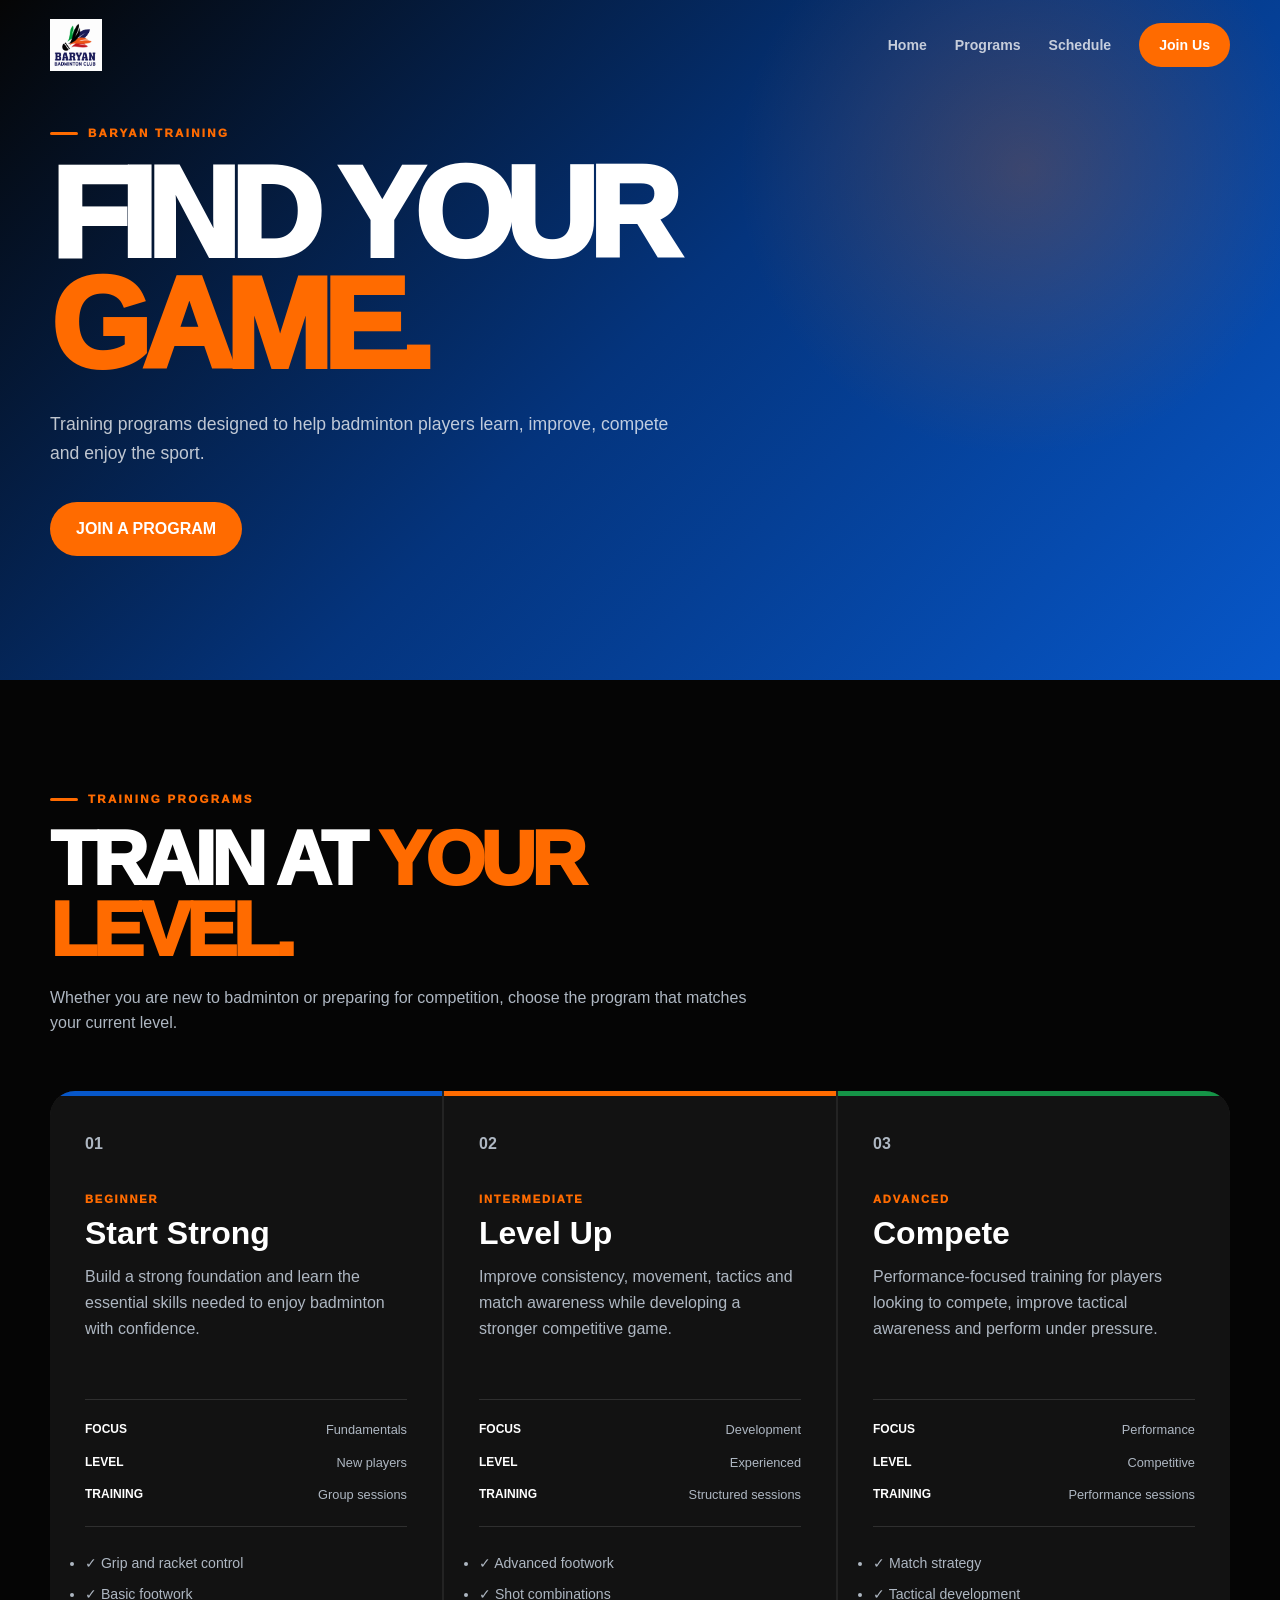
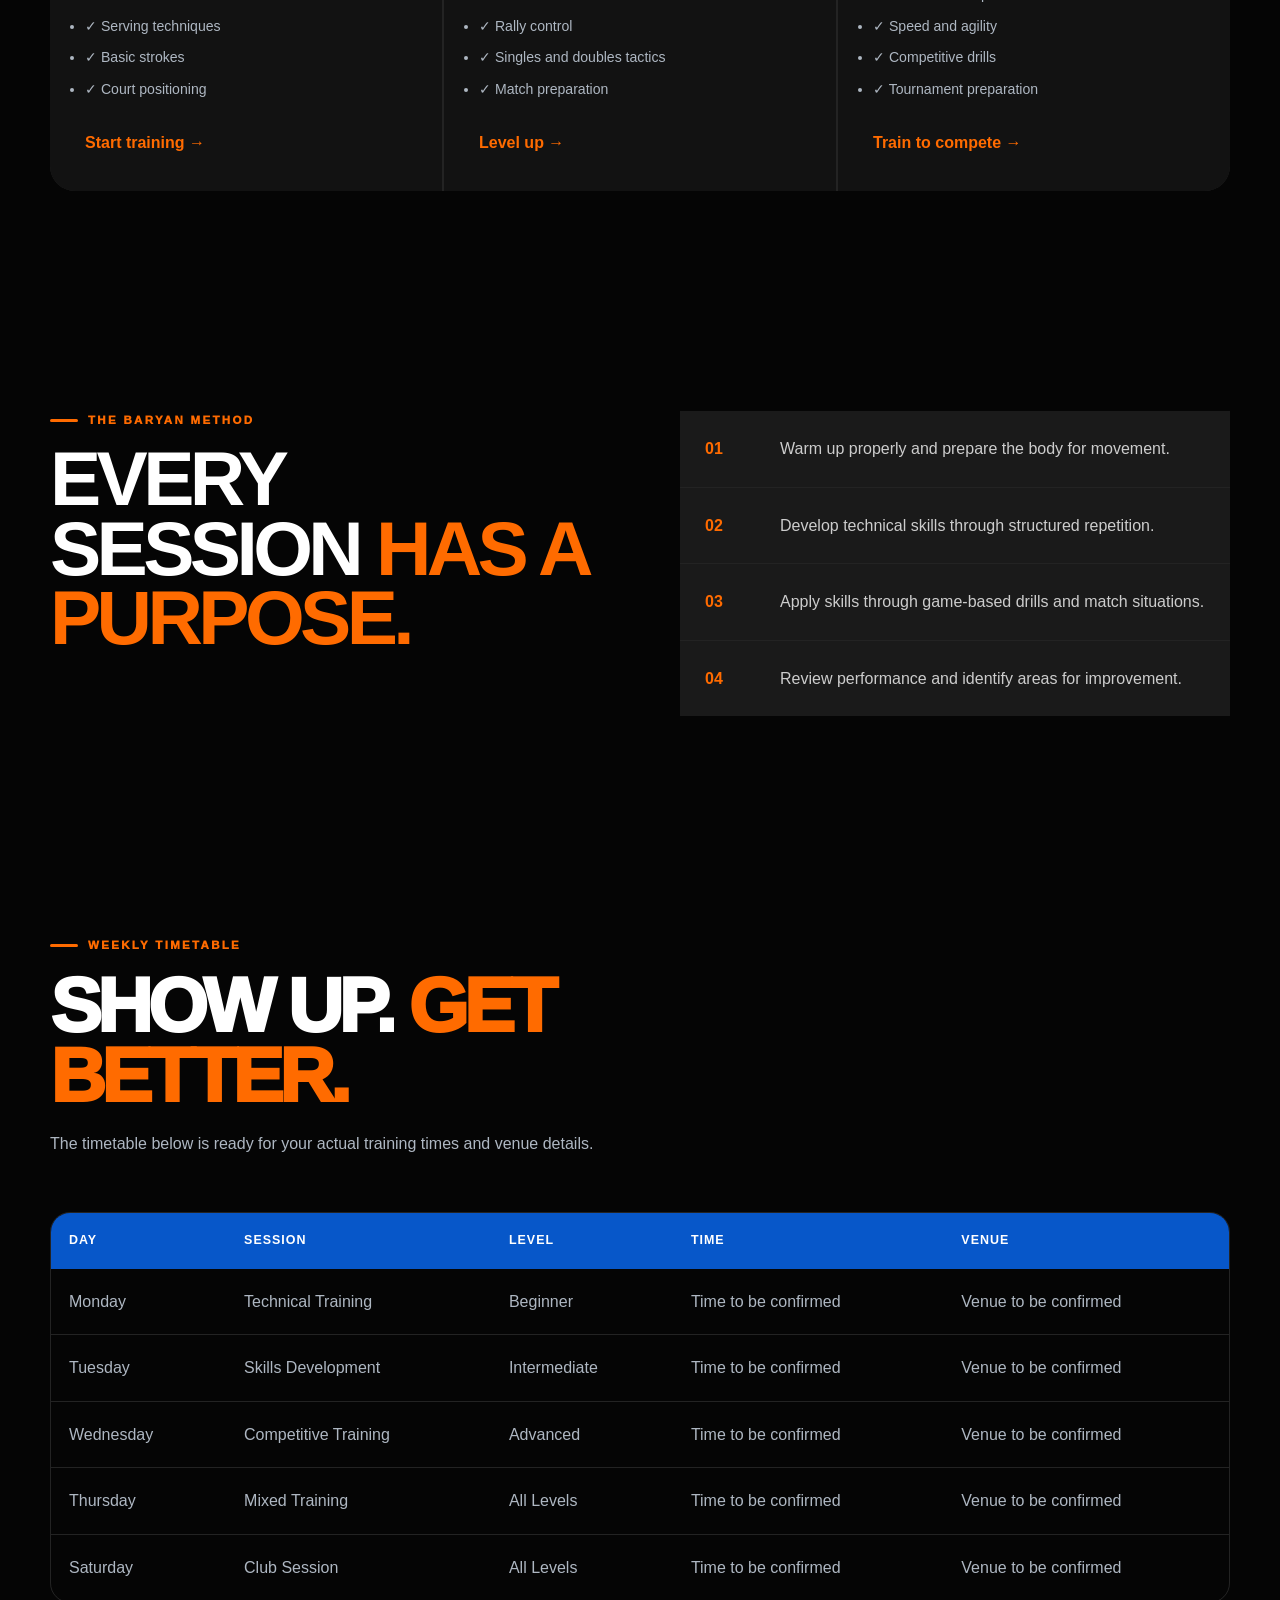
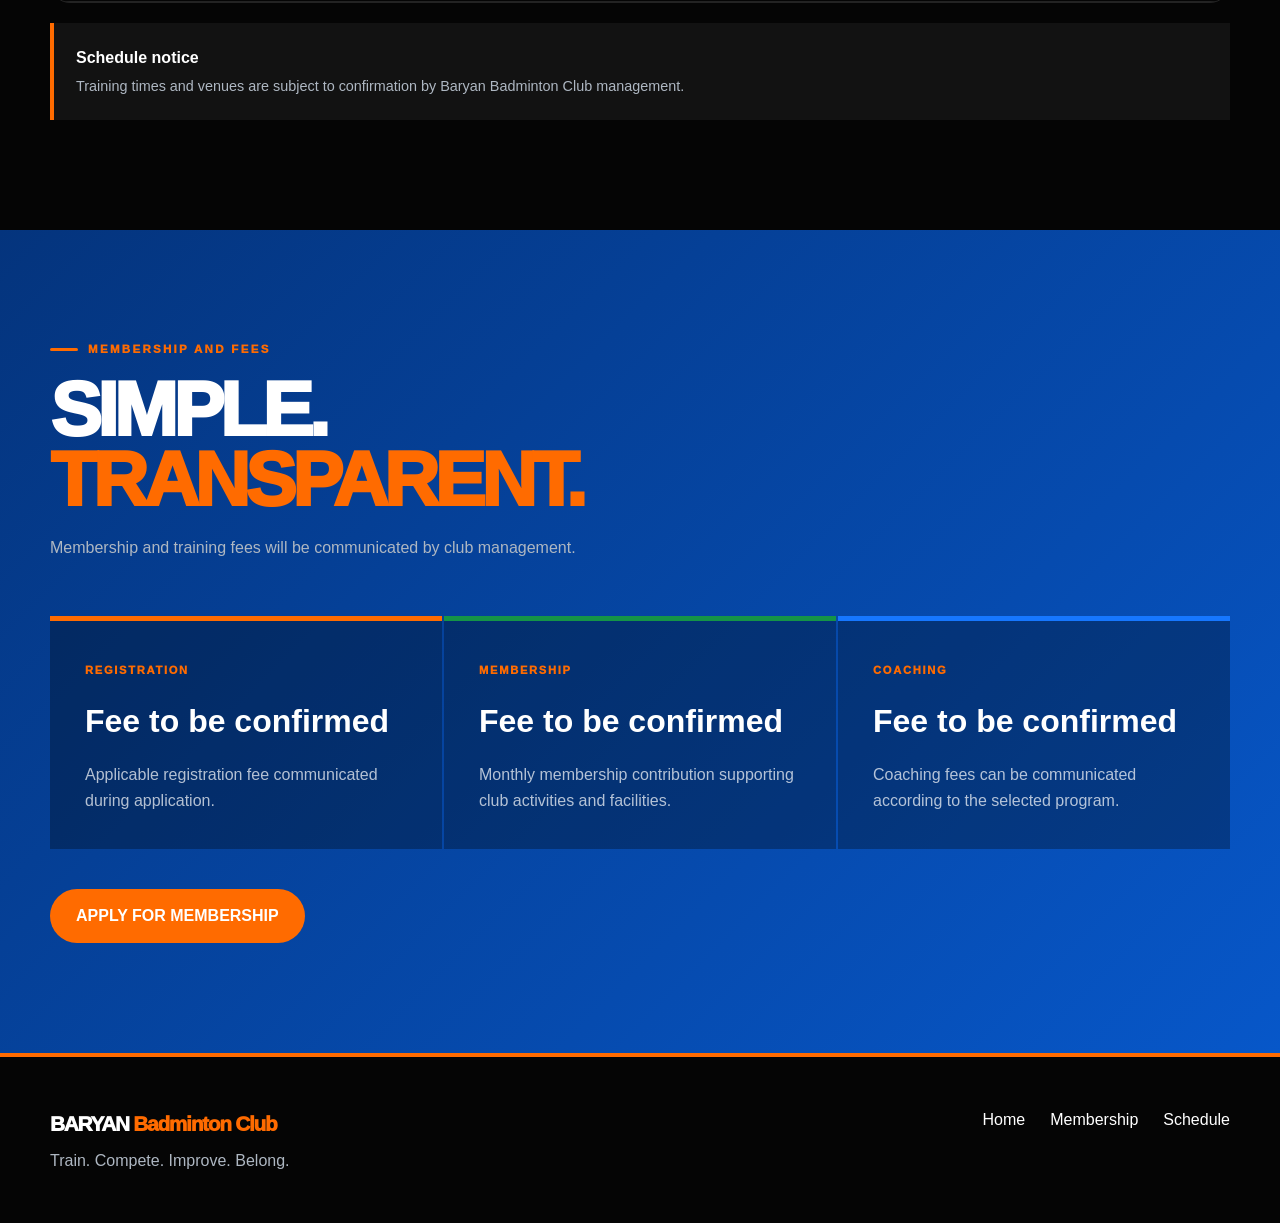
<file: programs.html>
<!DOCTYPE html>
<html lang="en">
<head>
  <meta charset="UTF-8">

  <meta
    name="viewport"
    content="width=device-width, initial-scale=1.0"
  >

  <title>
    Programs and Training | Baryan Badminton Club
  </title>

  <meta
    name="description"
    content="Explore badminton training programs and weekly training sessions at Baryan Badminton Club."
  >

  <link
    rel="stylesheet"
    href="css/programs.css"
  >
    <style>
    /* =====================================================
       LOGO STYLES
    ===================================================== */
    .logo {
      display: flex;
      align-items: center;
      gap: 12px;
      text-decoration: none;
      color: inherit;
    }

    .logo img {
      height: 52px;
      width: auto;
      display: block;
    }


    /* Footer logo slightly smaller */
    footer .logo img {
      height: 50px;
    }

    /* =====================================================
       STAFF SECTION STYLES
    ===================================================== */
    .staff-grid {
      grid-template-columns: repeat(4, 1fr);
      grid-auto-rows: 260px;
    }

    .staff-card {
      display: flex;
      flex-direction: column;
      justify-content: flex-end;
      cursor: pointer;
      position: relative;
      overflow: hidden;
    }

    .staff-photo {
      position: absolute;
      inset: 0;
      background: rgba(0, 0, 0, 0.25);
      background-size: cover;
      background-position: center;
    }

    .staff-name {
      position: relative;
      z-index: 2;
      font-size: 0.95rem;
      font-weight: 900;
      letter-spacing: 0.04em;
      text-transform: uppercase;
      padding: 18px 20px;
      background: linear-gradient(to top, rgba(0,0,0,0.75), transparent);
      width: 100%;
    }

    /* Modal */
    .staff-modal {
      position: fixed;
      inset: 0;
      z-index: 2000;
      display: flex;
      align-items: center;
      justify-content: center;
      opacity: 0;
      visibility: hidden;
      transition: opacity 0.3s ease, visibility 0.3s ease;
    }

    .staff-modal.open {
      opacity: 1;
      visibility: visible;
    }

    .staff-modal-overlay {
      position: absolute;
      inset: 0;
      background: rgba(5, 5, 5, 0.75);
      backdrop-filter: blur(6px);
    }

    .staff-modal-content {
      position: relative;
      z-index: 2;
      width: min(420px, 92%);
      background: #ffffff;
      border-radius: 18px;
      padding: 30px 28px 35px;
      text-align: center;
      box-shadow: 0 25px 70px rgba(0, 0, 0, 0.25);
      transform: translateY(20px);
      transition: transform 0.3s ease;
    }

    .staff-modal.open .staff-modal-content {
      transform: translateY(0);
    }

    .staff-modal-close {
      position: absolute;
      top: 12px;
      right: 16px;
      width: 38px;
      height: 38px;
      border: none;
      background: #f0f2f5;
      border-radius: 50%;
      font-size: 1.5rem;
      line-height: 1;
      cursor: pointer;
      color: #333;
      display: flex;
      align-items: center;
      justify-content: center;
      transition: background 0.2s ease;
    }

    .staff-modal-close:hover {
      background: #e0e4ea;
    }

    .staff-modal-photo {
      width: 140px;
      height: 140px;
      margin: 10px auto 22px;
      border-radius: 50%;
      background: linear-gradient(145deg, #0757c9, #043d91);
      background-size: cover;
      background-position: center;
      border: 4px solid #fff;
      box-shadow: 0 8px 25px rgba(0, 0, 0, 0.15);
    }

    .staff-modal-content h3 {
      margin-bottom: 6px;
      font-size: 1.55rem;
      font-weight: 900;
      color: #0b0b0b;
    }

    .staff-modal-position {
      margin-bottom: 18px;
      color: #0757c9;
      font-weight: 700;
      font-size: 0.95rem;
      letter-spacing: 0.03em;
    }

    .staff-modal-contact {
      font-size: 0.92rem;
      color: #555;
      line-height: 1.7;
    }

    .staff-modal-contact a {
      color: #0757c9;
      font-weight: 600;
    }

    @media (max-width: 900px) {
      .staff-grid {
        grid-template-columns: repeat(2, 1fr);
      }
    }

    @media (max-width: 500px) {
      .staff-grid {
        grid-template-columns: 1fr;
        grid-auto-rows: 220px;
      }

      .logo img {
        height: 42px;
      }

    }
  </style>
</head>


<body>


  <!-- HEADER -->

  <header class="program-header">

    <div class="program-container">

      <a href="#home" class="logo" aria-label="Baryan Badminton Academy home">
      <img src="4FE486F5-D5C8-47AC-95F2-8CE3A7199446.png" alt="Baryan Badminton Academy logo">
    
    </a>
        
      <nav>

        <a href="index.html">
          Home
        </a>

        <a href="#programs">
          Programs
        </a>

        <a href="#schedule">
          Schedule
        </a>

        <a
          href="membership.html"
          class="program-join"
        >
          Join Us
        </a>

      </nav>

    </div>

  </header>



  <!-- HERO -->

  <main>

    <section class="program-hero">

      <div class="program-container">

        <p class="eyebrow">
          BARYAN TRAINING
        </p>

        <h1>
          FIND YOUR
          <span>GAME.</span>
        </h1>

        <p>
          Training programs designed to help
          badminton players learn, improve,
          compete and enjoy the sport.
        </p>

        <a
          href="membership.html"
          class="orange-button"
        >
          JOIN A PROGRAM
        </a>

      </div>

    </section>



    <!-- PROGRAMS -->

    <section
      class="programs-section"
      id="programs"
    >

      <div class="program-container">

        <div class="section-title">

          <p class="eyebrow">
            TRAINING PROGRAMS
          </p>

          <h2>
            TRAIN AT
            <span>YOUR LEVEL.</span>
          </h2>

          <p>
            Whether you are new to badminton or
            preparing for competition, choose the
            program that matches your current level.
          </p>

        </div>


        <div class="program-cards">


          <!-- BEGINNER -->

          <article class="program-card blue">

            <div class="program-number">
              01
            </div>

            <p class="program-label">
              BEGINNER
            </p>

            <h3>
              Start Strong
            </h3>

            <p class="program-description">
              Build a strong foundation and learn
              the essential skills needed to enjoy
              badminton with confidence.
            </p>


            <div class="program-details">

              <div>
                <strong>
                  Focus
                </strong>

                <span>
                  Fundamentals
                </span>
              </div>


              <div>
                <strong>
                  Level
                </strong>

                <span>
                  New players
                </span>
              </div>


              <div>
                <strong>
                  Training
                </strong>

                <span>
                  Group sessions
                </span>
              </div>

            </div>


            <ul>

              <li>
                ✓ Grip and racket control
              </li>

              <li>
                ✓ Basic footwork
              </li>

              <li>
                ✓ Serving techniques
              </li>

              <li>
                ✓ Basic strokes
              </li>

              <li>
                ✓ Court positioning
              </li>

            </ul>


            <a
              href="membership.html"
              class="program-link"
            >
              Start training →
            </a>

          </article>



          <!-- INTERMEDIATE -->

          <article class="program-card orange">

            <div class="program-number">
              02
            </div>

            <p class="program-label">
              INTERMEDIATE
            </p>

            <h3>
              Level Up
            </h3>

            <p class="program-description">
              Improve consistency, movement,
              tactics and match awareness while
              developing a stronger competitive game.
            </p>


            <div class="program-details">

              <div>
                <strong>
                  Focus
                </strong>

                <span>
                  Development
                </span>
              </div>


              <div>
                <strong>
                  Level
                </strong>

                <span>
                  Experienced
                </span>
              </div>


              <div>
                <strong>
                  Training
                </strong>

                <span>
                  Structured sessions
                </span>
              </div>

            </div>


            <ul>

              <li>
                ✓ Advanced footwork
              </li>

              <li>
                ✓ Shot combinations
              </li>

              <li>
                ✓ Rally control
              </li>

              <li>
                ✓ Singles and doubles tactics
              </li>

              <li>
                ✓ Match preparation
              </li>

            </ul>


            <a
              href="membership.html"
              class="program-link"
            >
              Level up →
            </a>

          </article>



          <!-- ADVANCED -->

          <article class="program-card green">

            <div class="program-number">
              03
            </div>

            <p class="program-label">
              ADVANCED
            </p>

            <h3>
              Compete
            </h3>

            <p class="program-description">
              Performance-focused training for
              players looking to compete, improve
              tactical awareness and perform under
              pressure.
            </p>


            <div class="program-details">

              <div>
                <strong>
                  Focus
                </strong>

                <span>
                  Performance
                </span>
              </div>


              <div>
                <strong>
                  Level
                </strong>

                <span>
                  Competitive
                </span>
              </div>


              <div>
                <strong>
                  Training
                </strong>

                <span>
                  Performance sessions
                </span>
              </div>

            </div>


            <ul>

              <li>
                ✓ Match strategy
              </li>

              <li>
                ✓ Tactical development
              </li>

              <li>
                ✓ Speed and agility
              </li>

              <li>
                ✓ Competitive drills
              </li>

              <li>
                ✓ Tournament preparation
              </li>

            </ul>


            <a
              href="membership.html"
              class="program-link"
            >
              Train to compete →
            </a>

          </article>


        </div>

      </div>

    </section>



    <!-- TRAINING PHILOSOPHY -->

    <section class="training-philosophy">

      <div class="program-container philosophy-grid">


        <div>

          <p class="eyebrow">
            THE BARYAN METHOD
          </p>

          <h2>
            EVERY SESSION
            <span>HAS A PURPOSE.</span>
          </h2>

        </div>


        <div class="philosophy-points">

          <div>

            <strong>
              01
            </strong>

            <p>
              Warm up properly and prepare
              the body for movement.
            </p>

          </div>


          <div>

            <strong>
              02
            </strong>

            <p>
              Develop technical skills through
              structured repetition.
            </p>

          </div>


          <div>

            <strong>
              03
            </strong>

            <p>
              Apply skills through game-based
              drills and match situations.
            </p>

          </div>


          <div>

            <strong>
              04
            </strong>

            <p>
              Review performance and identify
              areas for improvement.
            </p>

          </div>

        </div>

      </div>

    </section>



    <!-- SCHEDULE -->

    <section
      class="schedule-section"
      id="schedule"
    >

      <div class="program-container">


        <div class="section-title">

          <p class="eyebrow">
            WEEKLY TIMETABLE
          </p>

          <h2>
            SHOW UP.
            <span>GET BETTER.</span>
          </h2>

          <p>
            The timetable below is ready for your
            actual training times and venue details.
          </p>

        </div>


        <div class="schedule-table-wrapper">

          <table class="schedule-table">

            <thead>

              <tr>

                <th>
                  Day
                </th>

                <th>
                  Session
                </th>

                <th>
                  Level
                </th>

                <th>
                  Time
                </th>

                <th>
                  Venue
                </th>

              </tr>

            </thead>


            <tbody>

              <tr>

                <td>
                  Monday
                </td>

                <td>
                  Technical Training
                </td>

                <td>
                  Beginner
                </td>

                <td>
                  Time to be confirmed
                </td>

                <td>
                  Venue to be confirmed
                </td>

              </tr>


              <tr>

                <td>
                  Tuesday
                </td>

                <td>
                  Skills Development
                </td>

                <td>
                  Intermediate
                </td>

                <td>
                  Time to be confirmed
                </td>

                <td>
                  Venue to be confirmed
                </td>

              </tr>


              <tr>

                <td>
                  Wednesday
                </td>

                <td>
                  Competitive Training
                </td>

                <td>
                  Advanced
                </td>

                <td>
                  Time to be confirmed
                </td>

                <td>
                  Venue to be confirmed
                </td>

              </tr>


              <tr>

                <td>
                  Thursday
                </td>

                <td>
                  Mixed Training
                </td>

                <td>
                  All Levels
                </td>

                <td>
                  Time to be confirmed
                </td>

                <td>
                  Venue to be confirmed
                </td>

              </tr>


              <tr>

                <td>
                  Saturday
                </td>

                <td>
                  Club Session
                </td>

                <td>
                  All Levels
                </td>

                <td>
                  Time to be confirmed
                </td>

                <td>
                  Venue to be confirmed
                </td>

              </tr>

            </tbody>

          </table>

        </div>


        <div class="schedule-notice">

          <strong>
            Schedule notice
          </strong>

          <p>
            Training times and venues are subject
            to confirmation by Baryan Badminton
            Club management.
          </p>

        </div>


      </div>

    </section>



    <!-- FEES -->

    <section class="fees-section">

      <div class="program-container">


        <div class="section-title">

          <p class="eyebrow">
            MEMBERSHIP AND FEES
          </p>

          <h2>
            SIMPLE.
            <span>TRANSPARENT.</span>
          </h2>

          <p>
            Membership and training fees will be
            communicated by club management.
          </p>

        </div>


        <div class="fees-grid">


          <article>

            <span>
              REGISTRATION
            </span>

            <h3>
              Fee to be confirmed
            </h3>

            <p>
              Applicable registration fee
              communicated during application.
            </p>

          </article>


          <article>

            <span>
              MEMBERSHIP
            </span>

            <h3>
              Fee to be confirmed
            </h3>

            <p>
              Monthly membership contribution
              supporting club activities and facilities.
            </p>

          </article>


          <article>

            <span>
              COACHING
            </span>

            <h3>
              Fee to be confirmed
            </h3>

            <p>
              Coaching fees can be communicated
              according to the selected program.
            </p>

          </article>


        </div>


        <a
          href="membership.html"
          class="orange-button"
        >
          APPLY FOR MEMBERSHIP
        </a>

      </div>

    </section>

  </main>



  <!-- FOOTER -->

  <footer class="program-footer">

    <div class="program-container">

      <div>

        <a
          href="index.html"
          class="program-logo"
        >
          BARYAN
          <span>Badminton Club</span>
        </a>

        <p>
          Train. Compete. Improve. Belong.
        </p>

      </div>


      <div class="footer-links">

        <a href="index.html">
          Home
        </a>

        <a href="membership.html">
          Membership
        </a>

        <a href="#schedule">
          Schedule
        </a>

      </div>

    </div>

  </footer>


</body>
</html>
</file>
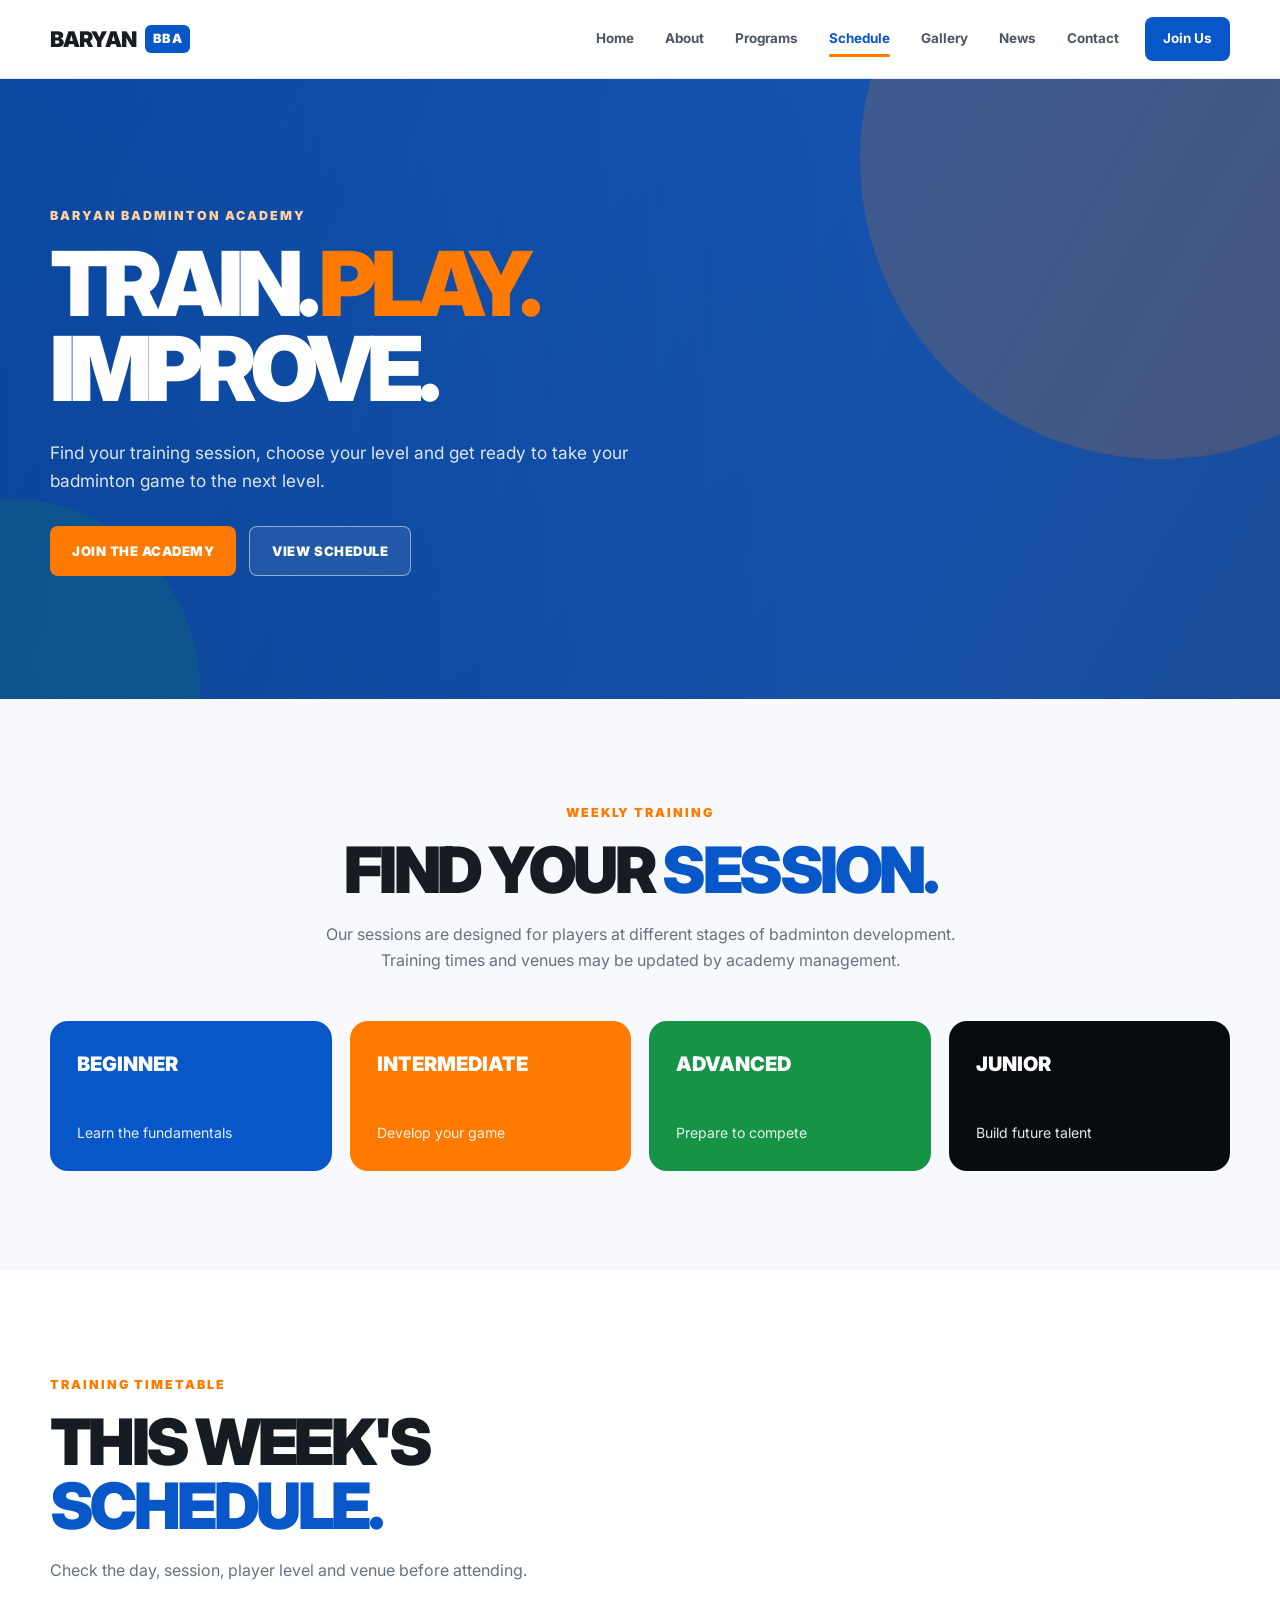
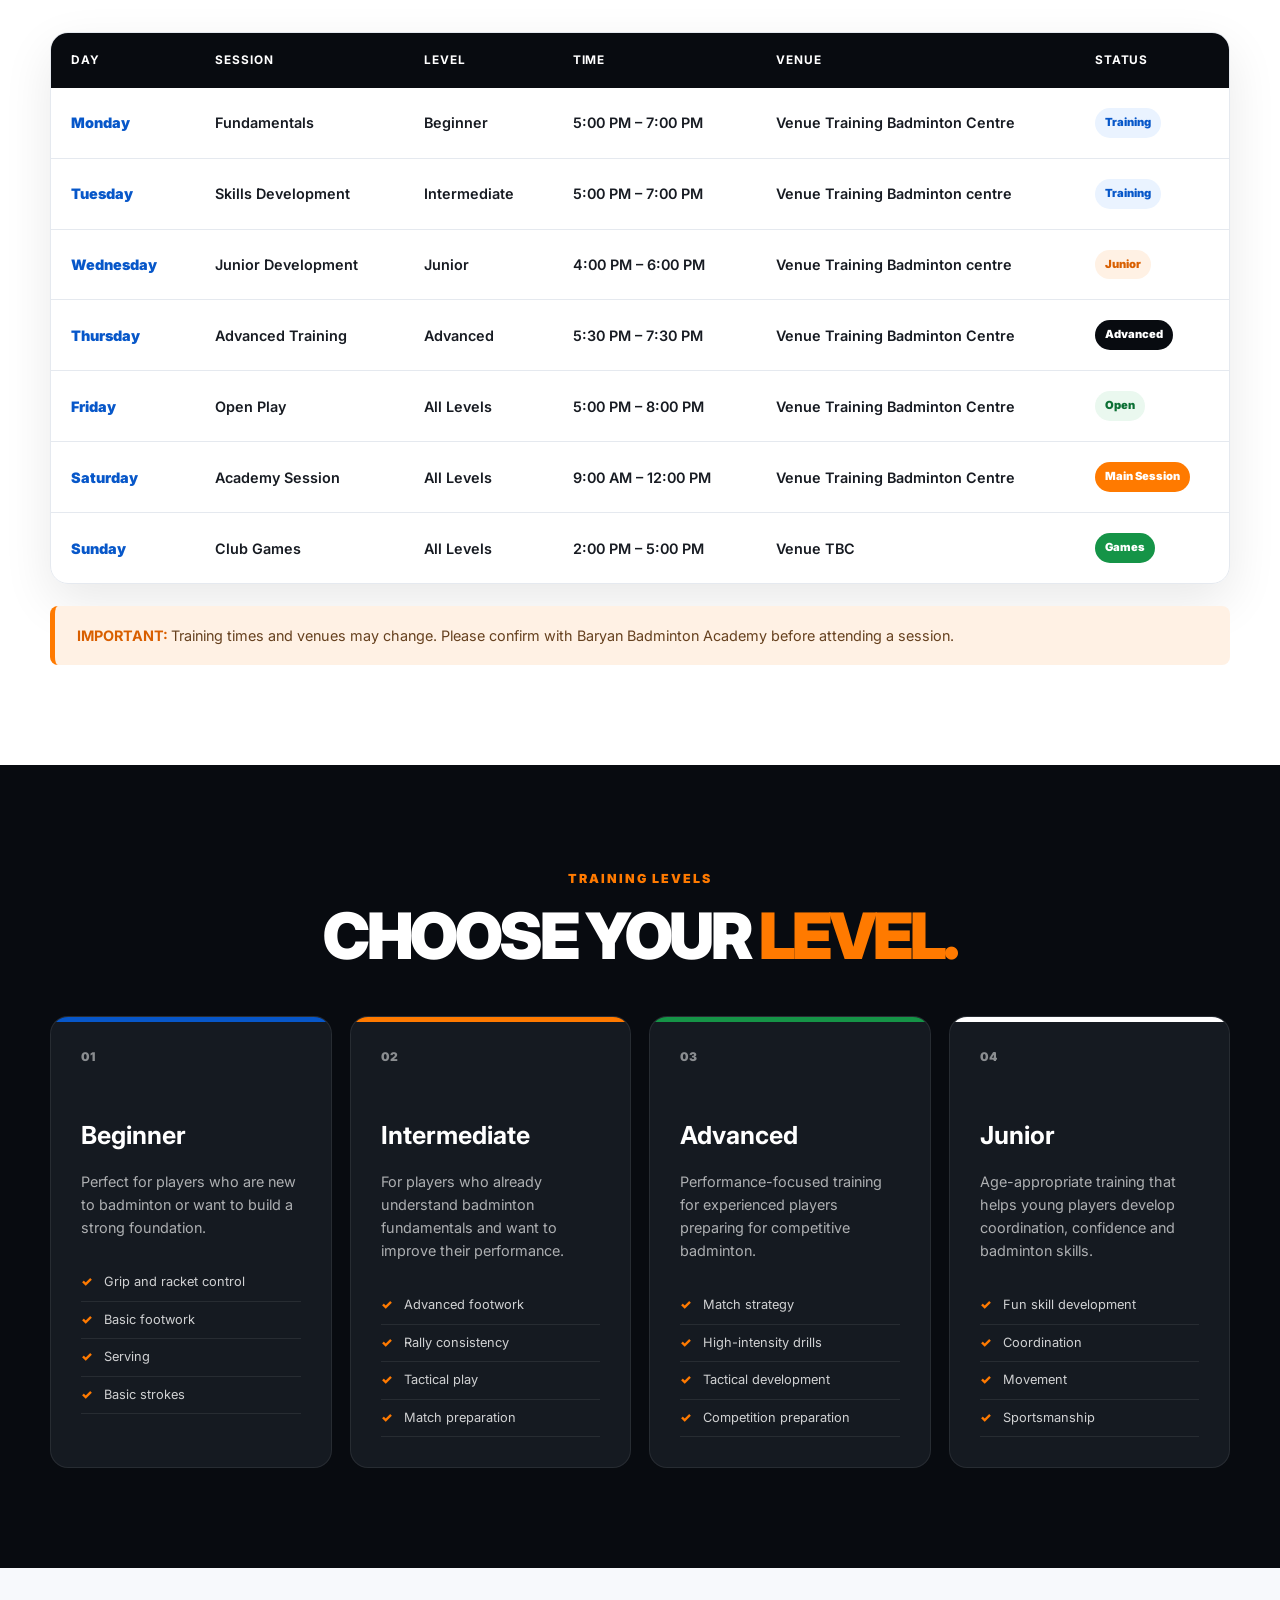
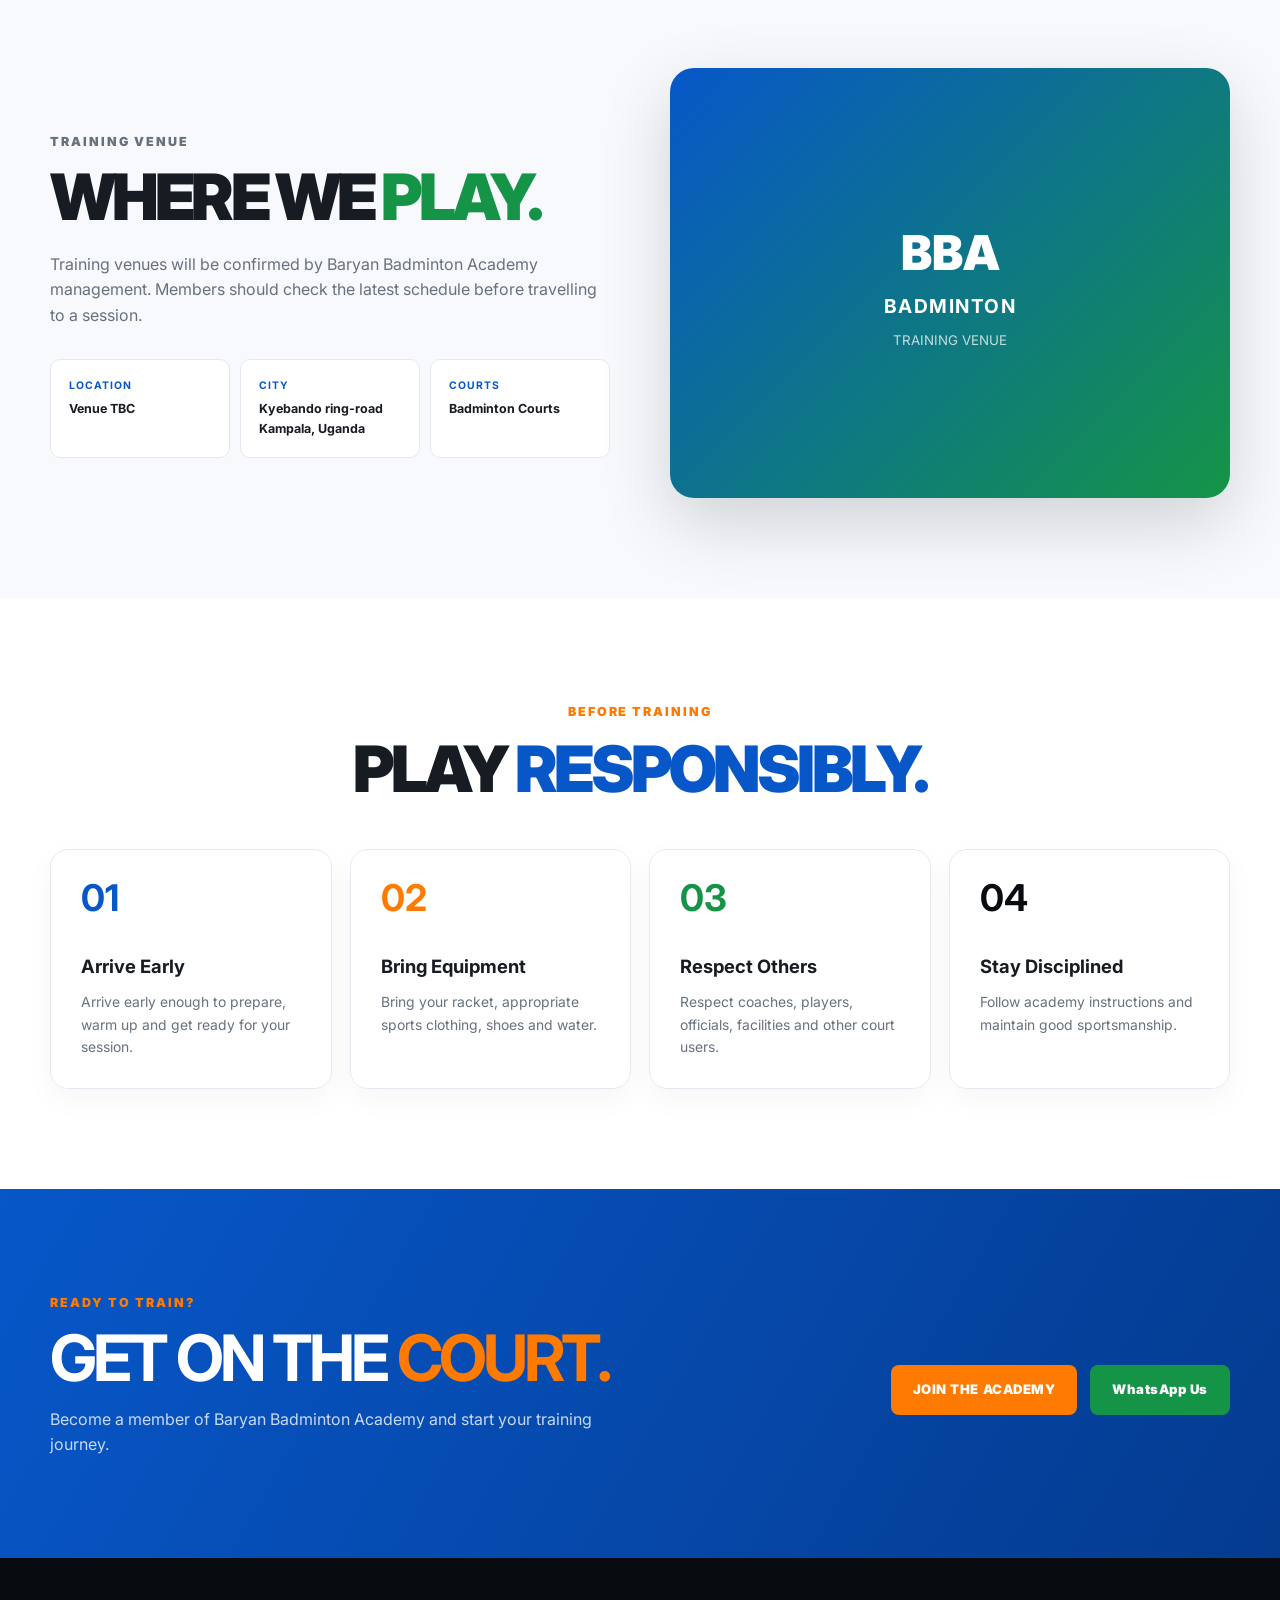
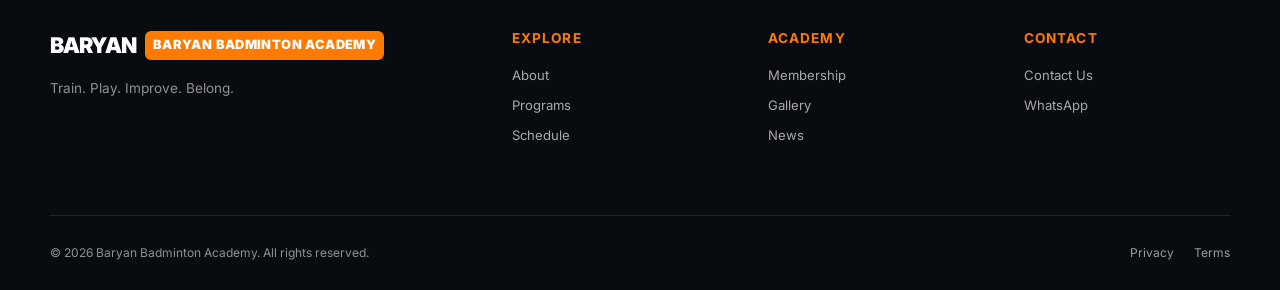
<file: schedule.html>
<!DOCTYPE html>
<html lang="en">

<head>

  <meta charset="UTF-8">

  <meta
    name="viewport"
    content="width=device-width, initial-scale=1.0"
  >

  <title>
    Baryan Badminton Academy | Training Schedule
  </title>

  <meta
    name="description"
    content="View the Baryan Badminton Academy training schedule, badminton sessions, venues and player levels."
  >

  <meta
    name="keywords"
    content="Baryan Badminton Academy, badminton schedule Uganda, badminton training Kampala, badminton academy Uganda"
  >

  <meta
    name="theme-color"
    content="#0757c9"
  >

  <link
    rel="stylesheet"
    href="css/schedule.css"
  >

  <link
    rel="preconnect"
    href="https://fonts.googleapis.com"
  >

  <link
    rel="preconnect"
    href="https://fonts.gstatic.com"
    crossorigin
  >

  <link
    href="https://fonts.googleapis.com/css2?family=Inter:wght@400;500;600;700;800;900&display=swap"
    rel="stylesheet"
  >

</head>


<body>


<!-- =====================================================
     HEADER
===================================================== -->

<header class="site-header">

  <div class="container nav-container">

    <a
      href="index.html"
      class="logo"
      aria-label="Baryan Badminton Academy home"
    >

      BARYAN

      <span>
        BBA
      </span>

    </a>


    <button
      class="mobile-menu-button"
      id="mobileMenuButton"
      aria-label="Open navigation"
      aria-expanded="false"
      aria-controls="mainNavigation"
    >

      <span></span>
      <span></span>
      <span></span>

    </button>


    <nav
      class="main-navigation"
      id="mainNavigation"
      aria-label="Main navigation"
    >

      <a href="index.html">
        Home
      </a>

      <a href="index.html#about">
        About
      </a>

      <a href="programs.html">
        Programs
      </a>

      <a
        href="schedule.html"
        class="active"
      >
        Schedule
      </a>

      <a href="gallery.html">
        Gallery
      </a>

      <a href="news.html">
        News
      </a>

      <a href="contact.html">
        Contact
      </a>

      <a
        href="membership.html"
        class="nav-join"
      >
        Join Us
      </a>

    </nav>

  </div>

</header>


<main>


<!-- =====================================================
     HERO
===================================================== -->

<section class="schedule-hero">

  <div class="hero-overlay"></div>

  <div class="container schedule-hero-content">

    <div>

      <p class="eyebrow">
        BARYAN BADMINTON ACADEMY
      </p>

      <h1>
        TRAIN.
        <span>
          PLAY.
        </span>
        IMPROVE.
      </h1>

      <p>
        Find your training session, choose your
        level and get ready to take your badminton
        game to the next level.
      </p>

      <div class="hero-actions">

        <a
          href="membership.html"
          class="primary-button"
        >
          JOIN THE ACADEMY
        </a>

        <a
          href="#weeklySchedule"
          class="secondary-button"
        >
          VIEW SCHEDULE
        </a>

      </div>

    </div>

  </div>

</section>


<!-- =====================================================
     SCHEDULE INTRO
===================================================== -->

<section class="schedule-intro">

  <div class="container">

    <div class="section-heading center-heading">

      <p class="eyebrow">
        WEEKLY TRAINING
      </p>

      <h2>
        FIND YOUR
        <span>
          SESSION.
        </span>
      </h2>

      <p>
        Our sessions are designed for players
        at different stages of badminton development.
        Training times and venues may be updated by
        academy management.
      </p>

    </div>


    <div class="schedule-highlights">

      <div class="highlight-card blue-card">

        <strong>
          BEGINNER
        </strong>

        <span>
          Learn the fundamentals
        </span>

      </div>


      <div class="highlight-card orange-card">

        <strong>
          INTERMEDIATE
        </strong>

        <span>
          Develop your game
        </span>

      </div>


      <div class="highlight-card green-card">

        <strong>
          ADVANCED
        </strong>

        <span>
          Prepare to compete
        </span>

      </div>


      <div class="highlight-card black-card">

        <strong>
          JUNIOR
        </strong>

        <span>
          Build future talent
        </span>

      </div>

    </div>

  </div>

</section>


<!-- =====================================================
     WEEKLY SCHEDULE
===================================================== -->

<section
  class="weekly-schedule"
  id="weeklySchedule"
>

  <div class="container">

    <div class="section-heading">

      <p class="eyebrow">
        TRAINING TIMETABLE
      </p>

      <h2>
        THIS WEEK'S
        <span>
          SCHEDULE.
        </span>
      </h2>

      <p>
        Check the day, session, player level
        and venue before attending.
      </p>

    </div>


    <div class="schedule-table-wrapper">

      <table class="schedule-table">

        <thead>

          <tr>

            <th>
              Day
            </th>

            <th>
              Session
            </th>

            <th>
              Level
            </th>

            <th>
              Time
            </th>

            <th>
              Venue
            </th>

            <th>
              Status
            </th>

          </tr>

        </thead>


        <tbody>


          <tr>

            <td>
              Monday
            </td>

            <td>
              Fundamentals
            </td>

            <td>
              Beginner
            </td>

            <td>
              5:00 PM – 7:00 PM
            </td>

            <td>
              Venue Training Badminton Centre
            </td>

            <td>
              <span class="status available">
                Training
              </span>
            </td>

          </tr>


          <tr>

            <td>
              Tuesday
            </td>

            <td>
              Skills Development
            </td>

            <td>
              Intermediate
            </td>

            <td>
              5:00 PM – 7:00 PM
            </td>

            <td>
              Venue Training Badminton centre
            </td>

            <td>
              <span class="status available">
                Training
              </span>
            </td>

          </tr>


          <tr>

            <td>
              Wednesday
            </td>

            <td>
              Junior Development
            </td>

            <td>
              Junior
            </td>

            <td>
              4:00 PM – 6:00 PM
            </td>

            <td>
              Venue Training Badminton centre
            </td>

            <td>
              <span class="status junior">
                Junior
              </span>
            </td>

          </tr>


          <tr>

            <td>
              Thursday
            </td>

            <td>
              Advanced Training
            </td>

            <td>
              Advanced
            </td>

            <td>
              5:30 PM – 7:30 PM
            </td>

            <td>
              Venue Training Badminton Centre
            </td>

            <td>
              <span class="status advanced">
                Advanced
              </span>
            </td>

          </tr>


          <tr>

            <td>
              Friday
            </td>

            <td>
              Open Play
            </td>

            <td>
              All Levels
            </td>

            <td>
              5:00 PM – 8:00 PM
            </td>

            <td>
              Venue Training Badminton Centre
            </td>

            <td>
              <span class="status open">
                Open
              </span>
            </td>

          </tr>


          <tr>

            <td>
              Saturday
            </td>

            <td>
              Academy Session
            </td>

            <td>
              All Levels
            </td>

            <td>
              9:00 AM – 12:00 PM
            </td>

            <td>
              Venue Training Badminton Centre
            </td>

            <td>
              <span class="status featured">
                Main Session
              </span>
            </td>

          </tr>


          <tr>

            <td>
              Sunday
            </td>

            <td>
              Club Games
            </td>

            <td>
              All Levels
            </td>

            <td>
              2:00 PM – 5:00 PM
            </td>

            <td>
              Venue TBC
            </td>

            <td>
              <span class="status games">
                Games
              </span>
            </td>

          </tr>


        </tbody>

      </table>

    </div>


    <div class="schedule-note">

      <strong>
        IMPORTANT:
      </strong>

      Training times and venues may change.
      Please confirm with Baryan Badminton Academy
      before attending a session.

    </div>

  </div>

</section>


<!-- =====================================================
     TRAINING LEVELS
===================================================== -->

<section class="levels-section">

  <div class="container">

    <div class="section-heading center-heading">

      <p class="eyebrow">
        TRAINING LEVELS
      </p>

      <h2>
        CHOOSE YOUR
        <span>
          LEVEL.
        </span>
      </h2>

    </div>


    <div class="levels-grid">


      <article class="level-card blue-level">

        <span>
          01
        </span>

        <h3>
          Beginner
        </h3>

        <p>
          Perfect for players who are new to
          badminton or want to build a strong
          foundation.
        </p>

        <ul>

          <li>
            Grip and racket control
          </li>

          <li>
            Basic footwork
          </li>

          <li>
            Serving
          </li>

          <li>
            Basic strokes
          </li>

        </ul>

      </article>


      <article class="level-card orange-level">

        <span>
          02
        </span>

        <h3>
          Intermediate
        </h3>

        <p>
          For players who already understand
          badminton fundamentals and want to
          improve their performance.
        </p>

        <ul>

          <li>
            Advanced footwork
          </li>

          <li>
            Rally consistency
          </li>

          <li>
            Tactical play
          </li>

          <li>
            Match preparation
          </li>

        </ul>

      </article>


      <article class="level-card green-level">

        <span>
          03
        </span>

        <h3>
          Advanced
        </h3>

        <p>
          Performance-focused training for
          experienced players preparing for
          competitive badminton.
        </p>

        <ul>

          <li>
            Match strategy
          </li>

          <li>
            High-intensity drills
          </li>

          <li>
            Tactical development
          </li>

          <li>
            Competition preparation
          </li>

        </ul>

      </article>


      <article class="level-card black-level">

        <span>
          04
        </span>

        <h3>
          Junior
        </h3>

        <p>
          Age-appropriate training that helps
          young players develop coordination,
          confidence and badminton skills.
        </p>

        <ul>

          <li>
            Fun skill development
          </li>

          <li>
            Coordination
          </li>

          <li>
            Movement
          </li>

          <li>
            Sportsmanship
          </li>

        </ul>

      </article>


    </div>

  </div>

</section>


<!-- =====================================================
     VENUE
===================================================== -->

<section class="venue-section">

  <div class="container venue-grid">


    <div class="venue-content">

      <p class="eyebrow">
        TRAINING VENUE
      </p>

      <h2>
        WHERE WE
        <span>
          PLAY.
        </span>
      </h2>

      <p>
        Training venues will be confirmed by
        Baryan Badminton Academy management.
        Members should check the latest schedule
        before travelling to a session.
      </p>


      <div class="venue-details">

        <div>

          <strong>
            LOCATION
          </strong>

          <span>
            Venue TBC
          </span>

        </div>


        <div>

          <strong>
            CITY
          </strong>

          <span>
            Kyebando ring-road Kampala, Uganda
          </span>

        </div>


        <div>

          <strong>
            COURTS
          </strong>

          <span>
            Badminton Courts
          </span>

        </div>

      </div>

    </div>


    <div class="venue-map">

      <div class="map-placeholder">

        <span>
          BBA
        </span>

        <strong>
          BADMINTON
        </strong>

        <small>
          TRAINING VENUE
        </small>

      </div>

    </div>

  </div>

</section>


<!-- =====================================================
     RULES
===================================================== -->

<section class="schedule-rules">

  <div class="container">

    <div class="section-heading center-heading">

      <p class="eyebrow">
        BEFORE TRAINING
      </p>

      <h2>
        PLAY
        <span>
          RESPONSIBLY.
        </span>
      </h2>

    </div>


    <div class="rules-grid">


      <div class="rule-card">

        <strong>
          01
        </strong>

        <h3>
          Arrive Early
        </h3>

        <p>
          Arrive early enough to prepare,
          warm up and get ready for your session.
        </p>

      </div>


      <div class="rule-card">

        <strong>
          02
        </strong>

        <h3>
          Bring Equipment
        </h3>

        <p>
          Bring your racket, appropriate sports
          clothing, shoes and water.
        </p>

      </div>


      <div class="rule-card">

        <strong>
          03
        </strong>

        <h3>
          Respect Others
        </h3>

        <p>
          Respect coaches, players, officials,
          facilities and other court users.
        </p>

      </div>


      <div class="rule-card">

        <strong>
          04
        </strong>

        <h3>
          Stay Disciplined
        </h3>

        <p>
          Follow academy instructions and
          maintain good sportsmanship.
        </p>

      </div>


    </div>

  </div>

</section>


<!-- =====================================================
     CTA
===================================================== -->

<section class="schedule-cta">

  <div class="container schedule-cta-content">

    <div>

      <p class="eyebrow">
        READY TO TRAIN?
      </p>

      <h2>
        GET ON THE
        <span>
          COURT.
        </span>
      </h2>

      <p>
        Become a member of Baryan Badminton
        Academy and start your training journey.
      </p>

    </div>


    <div class="cta-buttons">

      <a
        href="membership.html"
        class="primary-button"
      >
        JOIN THE ACADEMY
      </a>

      <a
        href="https://wa.me/256755805092"
        target="_blank"
        rel="noopener noreferrer"
        class="whatsapp-button"
      >
        WhatsApp Us
      </a>

    </div>

  </div>

</section>


</main>


<!-- =====================================================
     FOOTER
===================================================== -->

<footer>

  <div class="container footer-grid">


    <div>

      <a
        href="index.html"
        class="logo"
      >

        BARYAN

        <span>
          BARYAN BADMINTON ACADEMY
        </span>

      </a>

      <p>
        Train. Play. Improve. Belong.
      </p>

    </div>


    <div>

      <h4>
        Explore
      </h4>

      <a href="index.html#about">
        About
      </a>

      <a href="programs.html">
        Programs
      </a>

      <a href="schedule.html">
        Schedule
      </a>

    </div>


    <div>

      <h4>
        Academy
      </h4>

      <a href="membership.html">
        Membership
      </a>

      <a href="gallery.html">
        Gallery
      </a>

      <a href="news.html">
        News
      </a>

    </div>


    <div>

      <h4>
        Contact
      </h4>

      <a href="contact.html">
        Contact Us
      </a>

      <a
        href="https://wa.me/256755805092"
        target="_blank"
        rel="noopener noreferrer"
      >
        WhatsApp
      </a>

    </div>

  </div>


  <div class="container footer-bottom">

    <p>
      © 2026 Baryan Badminton Academy.
      All rights reserved.
    </p>

    <div>

      <a href="privacy.html">
        Privacy
      </a>

      <a href="terms.html">
        Terms
      </a>

    </div>

  </div>

</footer>


<!-- =====================================================
     MOBILE NAVIGATION
===================================================== -->

<script>

  const menuButton =
    document.getElementById(
      "mobileMenuButton"
    );

  const navigation =
    document.getElementById(
      "mainNavigation"
    );


  menuButton.addEventListener(
    "click",
    () => {

      const isOpen =
        navigation.classList.toggle(
          "open"
        );

      menuButton.setAttribute(
        "aria-expanded",
        String(isOpen)
      );

    }
  );


  document
    .querySelectorAll(
      ".main-navigation a"
    )
    .forEach(link => {

      link.addEventListener(
        "click",
        () => {

          navigation.classList.remove(
            "open"
          );

          menuButton.setAttribute(
            "aria-expanded",
            "false"
          );

        }
      );

    });


  document.addEventListener(
    "keydown",
    event => {

      if (
        event.key === "Escape"
      ) {

        navigation.classList.remove(
          "open"
        );

        menuButton.setAttribute(
          "aria-expanded",
          "false"
        );

      }

    }
  );

</script>


</body>
</html>
</file>
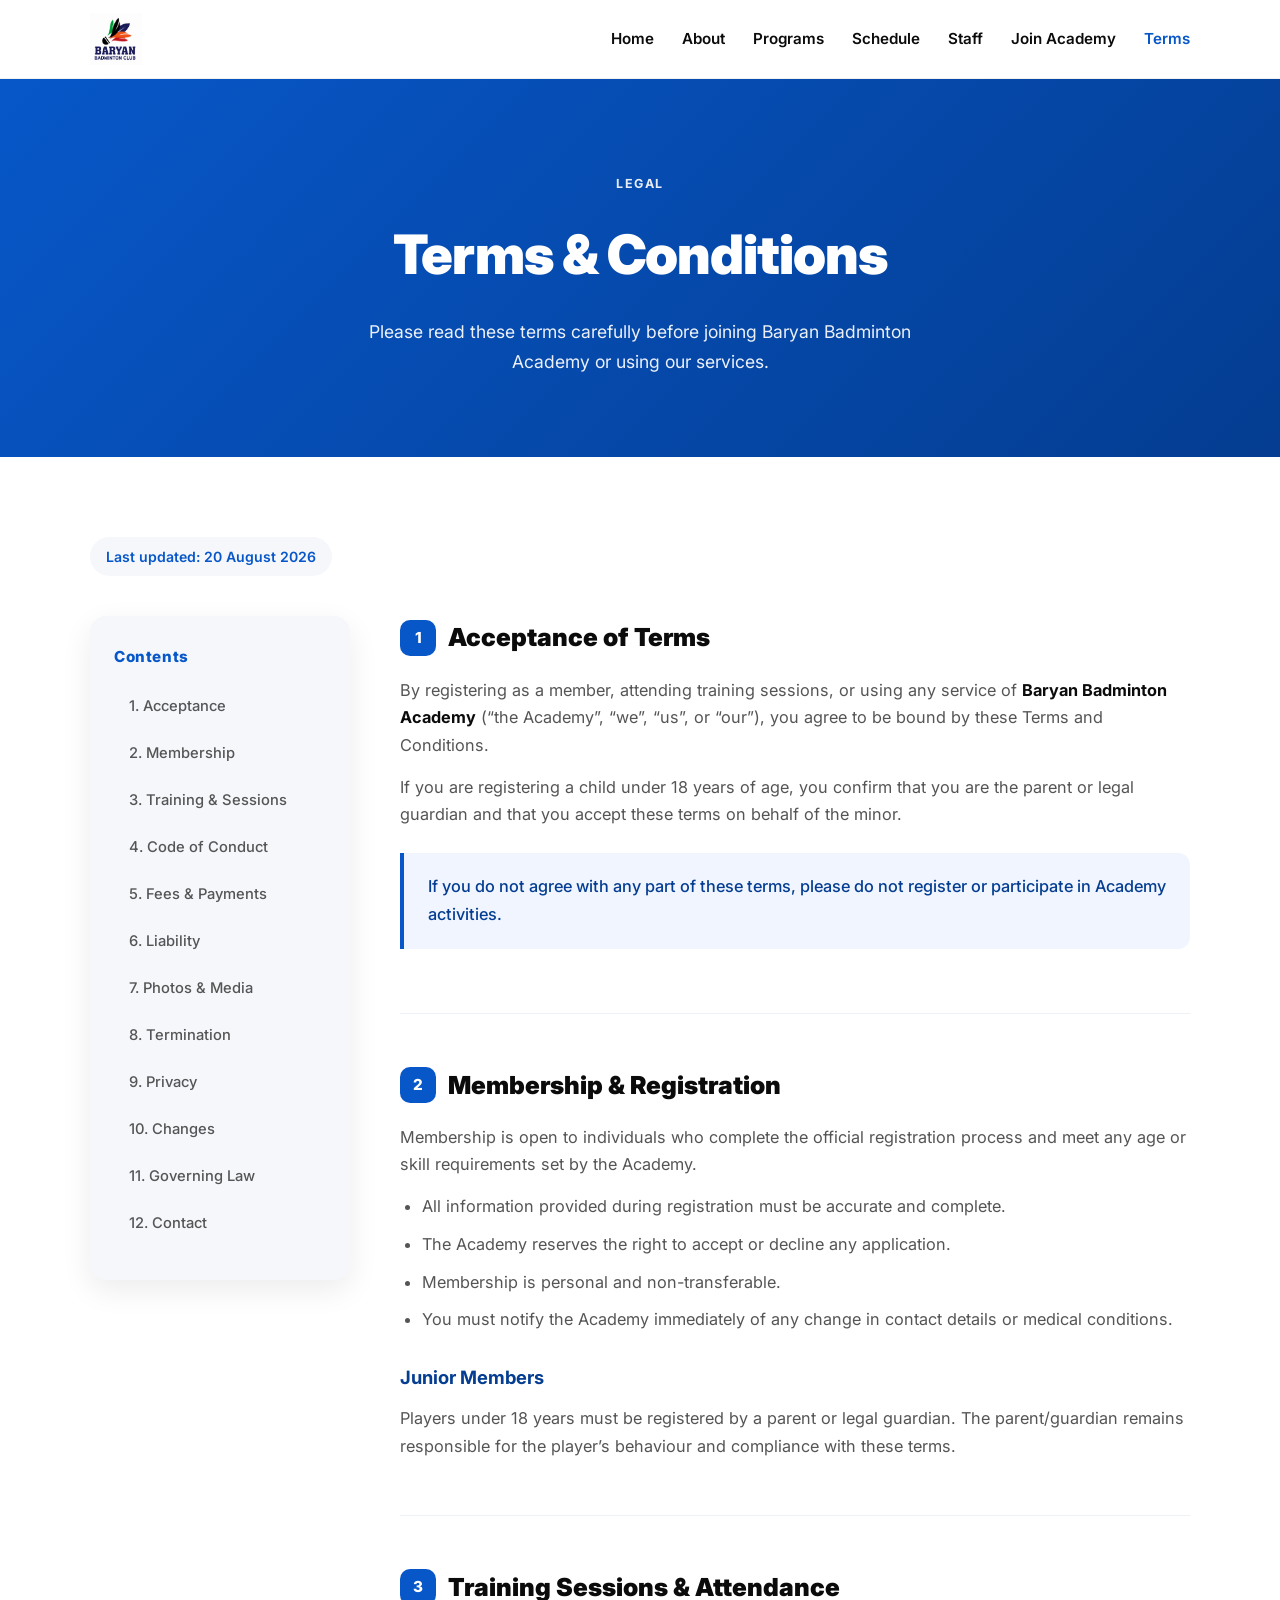
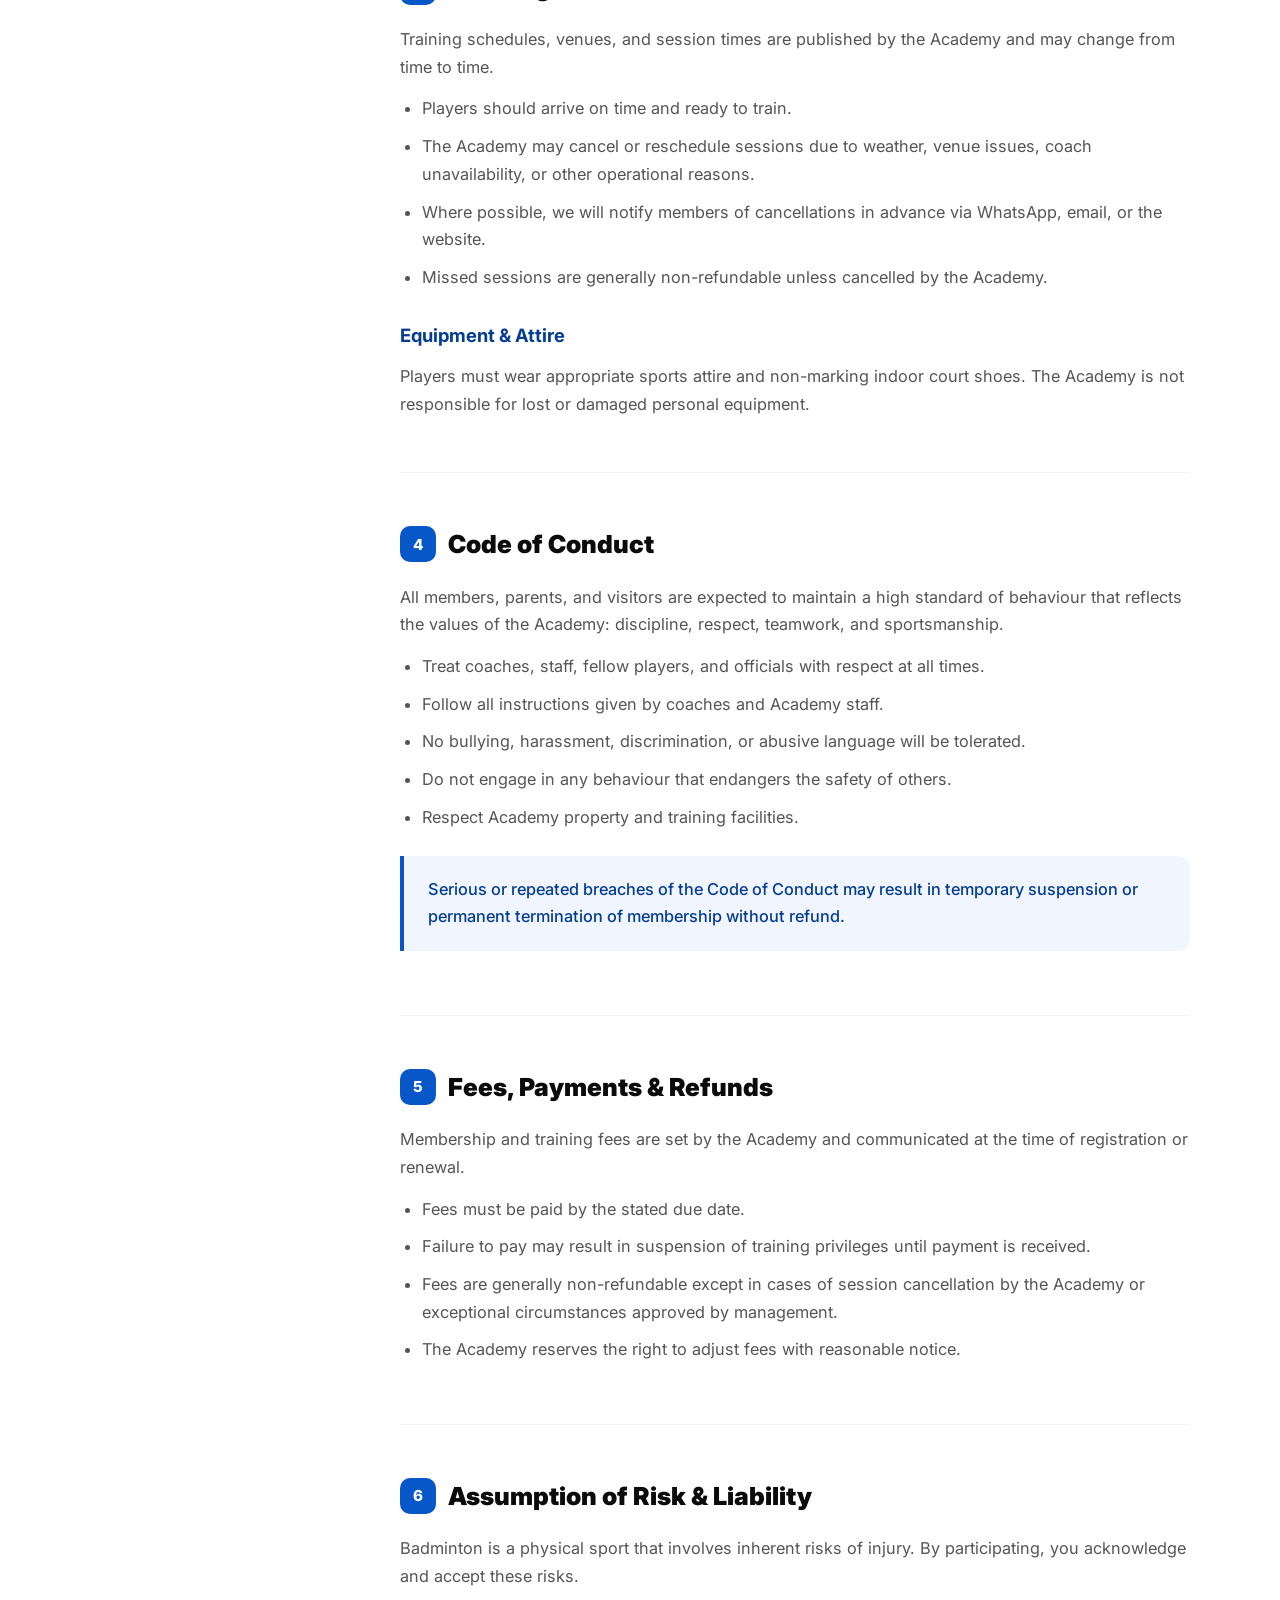
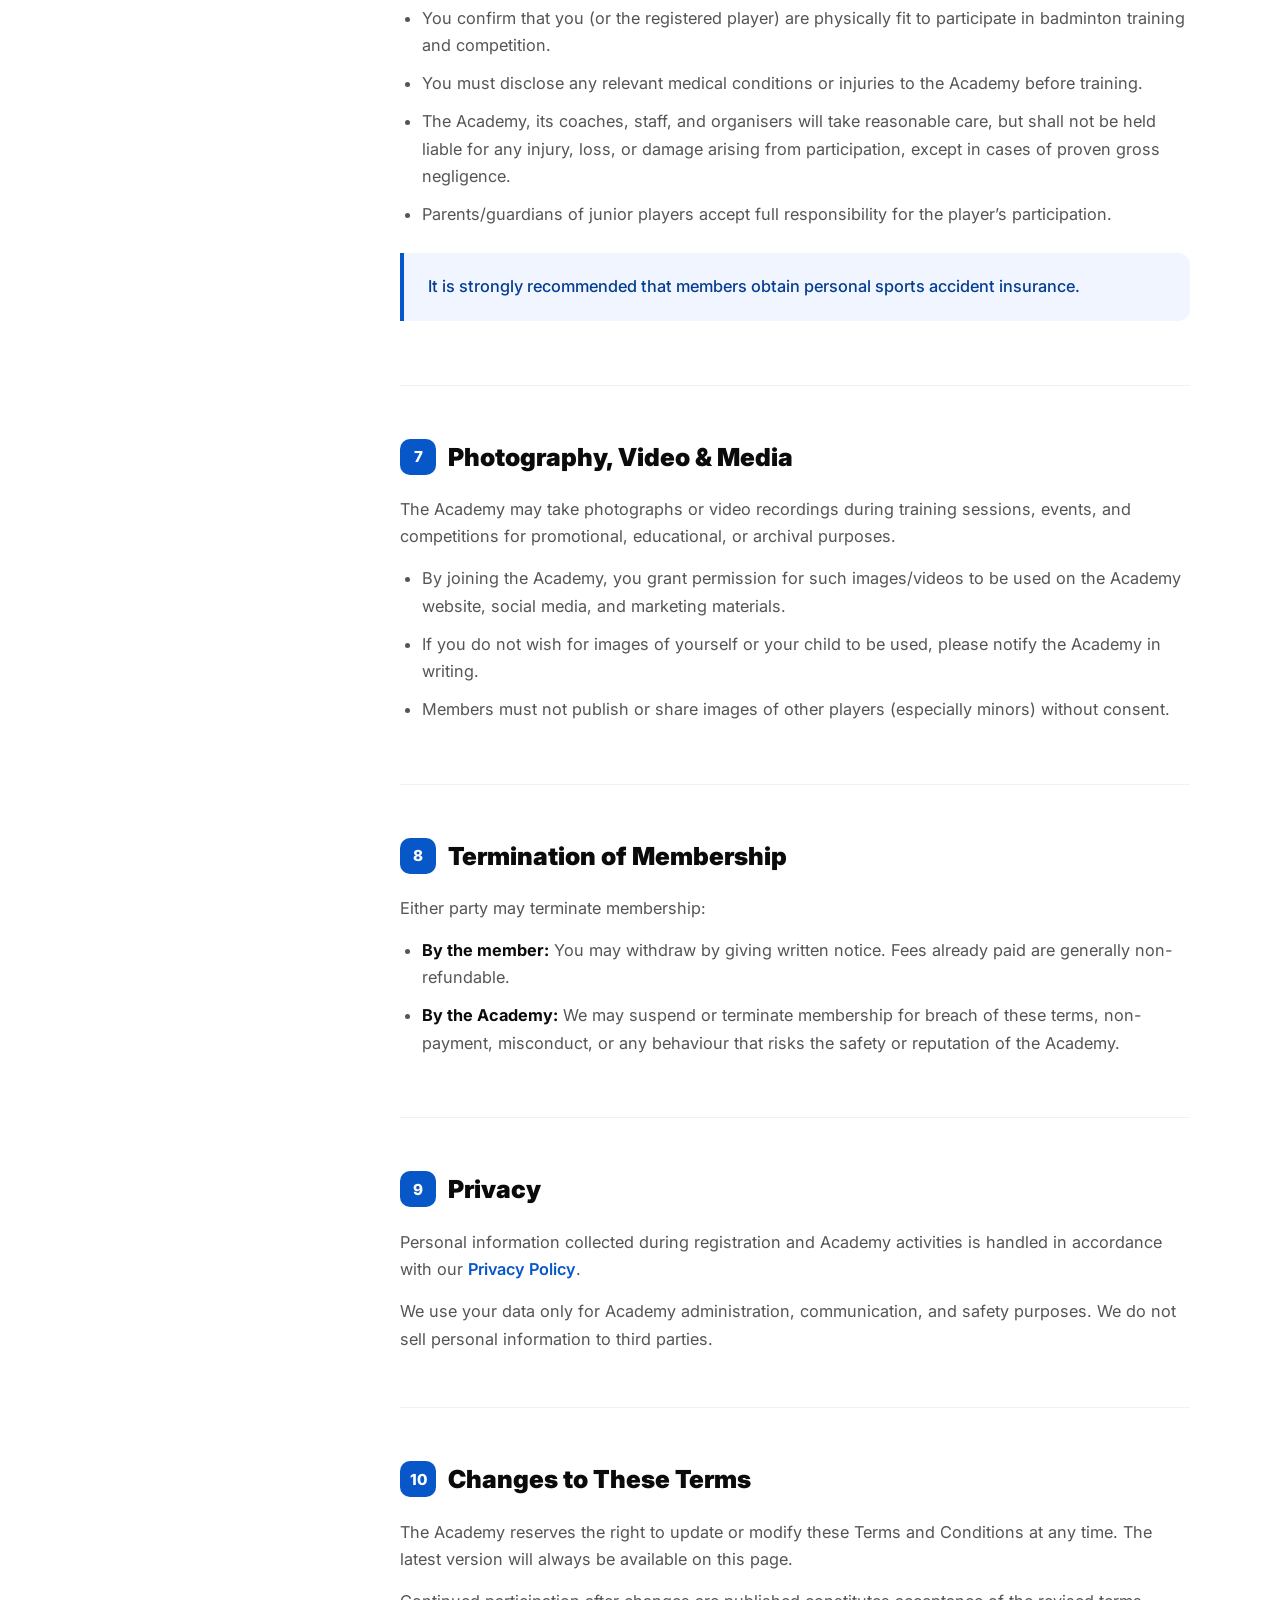
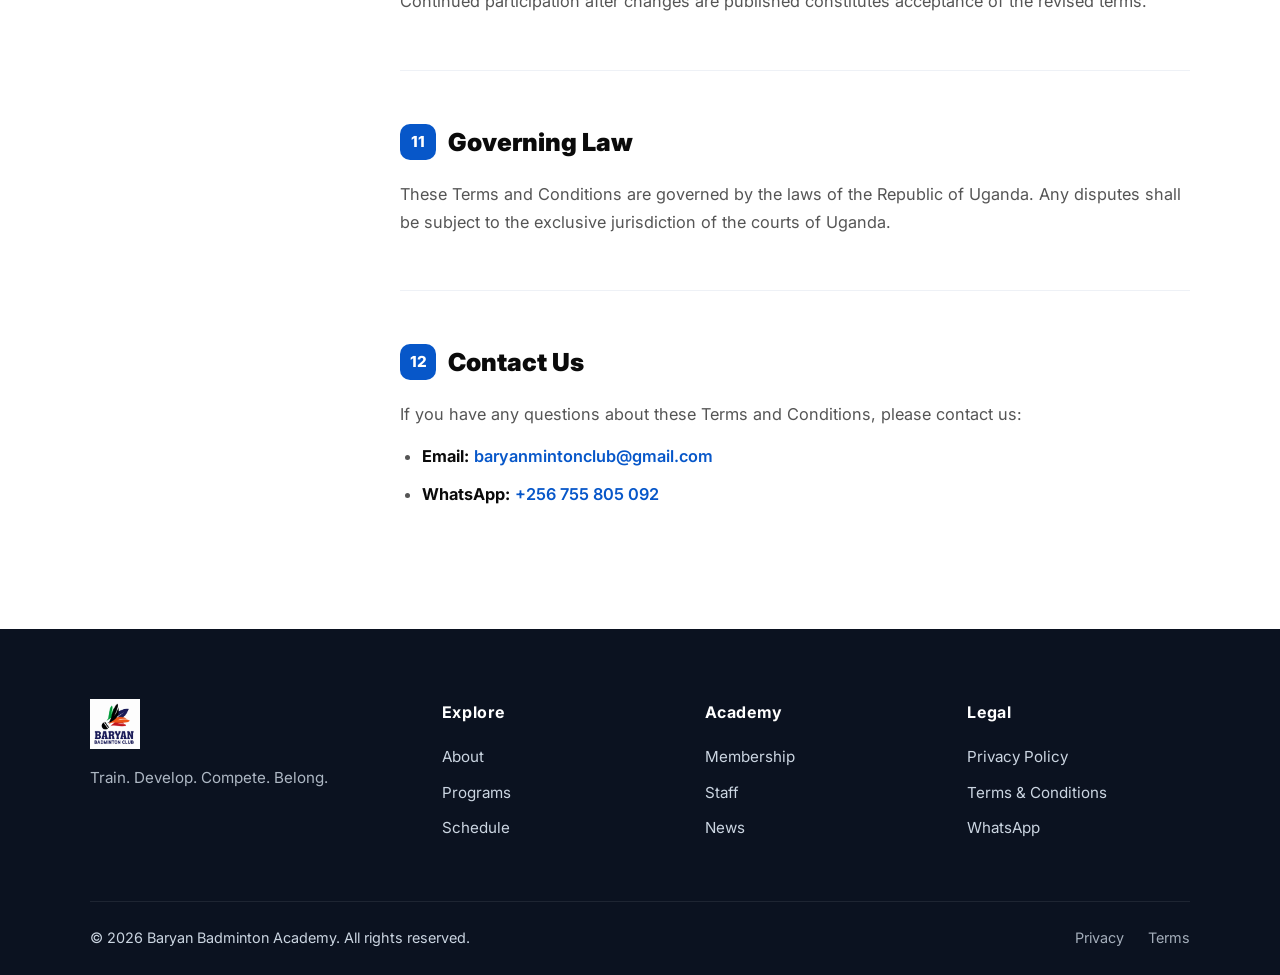
<file: terms.html>
<!DOCTYPE html>
<html lang="en">

<head>
  <meta charset="UTF-8">
  <meta name="viewport" content="width=device-width, initial-scale=1.0">

  <title>Terms & Conditions | Baryan Badminton Academy</title>

  <meta name="description"
    content="Terms and Conditions of Baryan Badminton Academy. Please read carefully before joining or using our services.">

  <meta name="theme-color" content="#0757c9">

  <link rel="preconnect" href="https://fonts.googleapis.com">
  <link rel="preconnect" href="https://fonts.gstatic.com" crossorigin>
  <link href="https://fonts.googleapis.com/css2?family=Inter:wght@400;500;600;700;800;900&display=swap" rel="stylesheet">

  <style>
    /* =====================================================
       CSS VARIABLES & RESET
    ===================================================== */
    *,
    *::before,
    *::after {
      box-sizing: border-box;
      margin: 0;
      padding: 0;
    }

    :root {
      --blue: #0757c9;
      --blue-dark: #043d91;
      --orange: #f97316;
      --green: #16a34a;
      --dark: #0b0b0b;
      --gray: #555;
      --light: #f5f7fb;
      --white: #ffffff;
      --radius: 12px;
      --shadow: 0 10px 30px rgba(0, 0, 0, 0.08);
      --transition: 0.25s ease;
    }

    html {
      scroll-behavior: smooth;
    }

    body {
      font-family: "Inter", system-ui, -apple-system, BlinkMacSystemFont, "Segoe UI", Roboto, sans-serif;
      color: var(--dark);
      line-height: 1.7;
      background: var(--white);
      overflow-x: hidden;
    }

    img {
      max-width: 100%;
      height: auto;
      display: block;
    }

    a {
      text-decoration: none;
      color: inherit;
    }

    .container {
      width: min(1100px, 92%);
      margin-inline: auto;
    }

    /* =====================================================
       HEADER
    ===================================================== */
    .site-header {
      position: sticky;
      top: 0;
      z-index: 1000;
      background: rgba(255, 255, 255, 0.96);
      backdrop-filter: blur(12px);
      border-bottom: 1px solid rgba(0, 0, 0, 0.06);
    }

    .nav-container {
      display: flex;
      align-items: center;
      justify-content: space-between;
      height: 78px;
    }

    .logo {
      display: flex;
      align-items: center;
      gap: 12px;
    }

    .logo img {
      height: 52px;
      width: auto;
    }

    .main-navigation {
      display: flex;
      align-items: center;
      gap: 28px;
    }

    .main-navigation a {
      font-weight: 600;
      font-size: 0.95rem;
      color: var(--dark);
      transition: color var(--transition);
    }

    .main-navigation a:hover,
    .main-navigation a.active {
      color: var(--blue);
    }

    .nav-join {
      background: var(--blue);
      color: var(--white) !important;
      padding: 10px 20px;
      border-radius: 8px;
    }

    .nav-join:hover {
      background: var(--blue-dark);
    }

    .mobile-menu-button {
      display: none;
      flex-direction: column;
      gap: 5px;
      background: none;
      border: none;
      cursor: pointer;
      padding: 6px;
    }

    .mobile-menu-button span {
      display: block;
      width: 24px;
      height: 2.5px;
      background: var(--dark);
      border-radius: 2px;
      transition: var(--transition);
    }

    /* =====================================================
       PAGE HERO
    ===================================================== */
    .page-hero {
      background: linear-gradient(135deg, var(--blue), var(--blue-dark));
      color: var(--white);
      padding: 90px 0 80px;
      text-align: center;
    }

    .page-hero .eyebrow {
      display: inline-block;
      font-size: 0.78rem;
      font-weight: 700;
      letter-spacing: 0.12em;
      text-transform: uppercase;
      opacity: 0.9;
      margin-bottom: 14px;
    }

    .page-hero h1 {
      font-size: clamp(2.4rem, 5vw, 3.4rem);
      font-weight: 900;
      margin-bottom: 16px;
      letter-spacing: -0.02em;
    }

    .page-hero p {
      max-width: 580px;
      margin: 0 auto;
      opacity: 0.92;
      font-size: 1.1rem;
    }

    /* =====================================================
       TERMS CONTENT
    ===================================================== */
    .terms-section {
      padding: 80px 0 100px;
    }

    .terms-wrapper {
      display: grid;
      grid-template-columns: 260px 1fr;
      gap: 50px;
      align-items: start;
    }

    /* Sticky Table of Contents */
    .terms-toc {
      position: sticky;
      top: 100px;
      background: var(--light);
      border-radius: 16px;
      padding: 28px 24px;
      box-shadow: var(--shadow);
    }

    .terms-toc h3 {
      font-size: 0.95rem;
      font-weight: 800;
      letter-spacing: 0.04em;
      margin-bottom: 18px;
      color: var(--blue);
    }

    .terms-toc ul {
      list-style: none;
    }

    .terms-toc li {
      margin-bottom: 10px;
    }

    .terms-toc a {
      display: block;
      font-size: 0.92rem;
      font-weight: 500;
      color: var(--gray);
      padding: 6px 0;
      border-left: 3px solid transparent;
      padding-left: 12px;
      transition: all var(--transition);
    }

    .terms-toc a:hover,
    .terms-toc a.active {
      color: var(--blue);
      border-left-color: var(--blue);
      font-weight: 600;
    }

    /* Main content */
    .terms-content {
      background: var(--white);
    }

    .terms-content section {
      margin-bottom: 50px;
      padding-bottom: 40px;
      border-bottom: 1px solid #eef1f6;
    }

    .terms-content section:last-child {
      border-bottom: none;
      margin-bottom: 0;
      padding-bottom: 0;
    }

    .terms-content h2 {
      font-size: 1.55rem;
      font-weight: 900;
      margin-bottom: 18px;
      color: var(--dark);
      display: flex;
      align-items: center;
      gap: 12px;
    }

    .terms-content h2 span {
      display: inline-flex;
      align-items: center;
      justify-content: center;
      width: 36px;
      height: 36px;
      background: var(--blue);
      color: var(--white);
      border-radius: 10px;
      font-size: 0.95rem;
      font-weight: 800;
      flex-shrink: 0;
    }

    .terms-content h3 {
      font-size: 1.15rem;
      font-weight: 700;
      margin: 28px 0 12px;
      color: var(--blue-dark);
    }

    .terms-content p {
      color: var(--gray);
      margin-bottom: 14px;
      font-size: 1.02rem;
    }

    .terms-content ul {
      margin: 12px 0 20px 22px;
      color: var(--gray);
    }

    .terms-content li {
      margin-bottom: 10px;
      font-size: 1.02rem;
    }

    .terms-content strong {
      color: var(--dark);
      font-weight: 700;
    }

    .highlight-box {
      background: #f0f5ff;
      border-left: 4px solid var(--blue);
      border-radius: 0 12px 12px 0;
      padding: 20px 24px;
      margin: 24px 0;
    }

    .highlight-box p {
      margin: 0;
      color: var(--blue-dark);
      font-weight: 500;
    }

    .last-updated {
      display: inline-block;
      background: var(--light);
      color: var(--blue);
      font-size: 0.88rem;
      font-weight: 600;
      padding: 8px 16px;
      border-radius: 50px;
      margin-bottom: 40px;
    }

    /* =====================================================
       FOOTER
    ===================================================== */
    footer {
      background: #0b1220;
      color: #cbd5e1;
      padding-top: 70px;
    }

    .footer-grid {
      display: grid;
      grid-template-columns: 1.4fr 1fr 1fr 1fr;
      gap: 40px;
      padding-bottom: 50px;
    }

    .footer-grid h4 {
      color: var(--white);
      font-size: 1rem;
      margin-bottom: 18px;
      letter-spacing: 0.04em;
    }

    .footer-grid a {
      display: block;
      margin-bottom: 10px;
      font-size: 0.95rem;
      transition: color var(--transition);
    }

    .footer-grid a:hover {
      color: var(--white);
    }

    .footer-grid .logo {
      margin-bottom: 16px;
    }

    .footer-grid .logo img {
      height: 50px;
    }

    .footer-grid p {
      font-size: 0.95rem;
      opacity: 0.85;
    }

    .footer-bottom {
      display: flex;
      justify-content: space-between;
      align-items: center;
      padding: 24px 0;
      border-top: 1px solid rgba(255, 255, 255, 0.08);
      font-size: 0.9rem;
    }

    .footer-bottom a {
      margin-left: 20px;
      opacity: 0.8;
    }

    .footer-bottom a:hover {
      opacity: 1;
    }

    /* =====================================================
       BACK TO TOP
    ===================================================== */
    .back-to-top {
      position: fixed;
      bottom: 30px;
      right: 30px;
      width: 48px;
      height: 48px;
      background: var(--blue);
      color: var(--white);
      border: none;
      border-radius: 50%;
      font-size: 1.3rem;
      cursor: pointer;
      box-shadow: 0 8px 25px rgba(7, 87, 201, 0.35);
      opacity: 0;
      visibility: hidden;
      transform: translateY(20px);
      transition: all var(--transition);
      z-index: 999;
    }

    .back-to-top.visible {
      opacity: 1;
      visibility: visible;
      transform: translateY(0);
    }

    .back-to-top:hover {
      background: var(--blue-dark);
      transform: translateY(-3px);
    }

    /* =====================================================
       RESPONSIVE
    ===================================================== */
    @media (max-width: 900px) {
      .terms-wrapper {
        grid-template-columns: 1fr;
      }

      .terms-toc {
        position: static;
        margin-bottom: 40px;
      }

      .footer-grid {
        grid-template-columns: 1fr 1fr;
      }
    }

    @media (max-width: 768px) {
      .mobile-menu-button {
        display: flex;
      }

      .main-navigation {
        position: fixed;
        top: 78px;
        left: 0;
        right: 0;
        background: var(--white);
        flex-direction: column;
        padding: 30px 24px;
        gap: 18px;
        box-shadow: 0 20px 40px rgba(0, 0, 0, 0.12);
        transform: translateY(-120%);
        opacity: 0;
        visibility: hidden;
        transition: var(--transition);
      }

      .main-navigation.open {
        transform: translateY(0);
        opacity: 1;
        visibility: visible;
      }

      .page-hero {
        padding: 70px 0 60px;
      }

      .footer-grid {
        grid-template-columns: 1fr;
      }

      .footer-bottom {
        flex-direction: column;
        gap: 12px;
        text-align: center;
      }

      .footer-bottom a {
        margin-left: 12px;
      }
    }

    @media (max-width: 500px) {
      .logo img {
        height: 42px;
      }

      .terms-content h2 {
        font-size: 1.35rem;
      }
    }
  </style>
</head>

<body>

  <!-- =====================================================
       HEADER
  ===================================================== -->
  <header class="site-header">
    <div class="container nav-container">
      <a href="index.html" class="logo" aria-label="Baryan Badminton Academy home">
        <img src="4FE486F5-D5C8-47AC-95F2-8CE3A7199446.png" alt="Baryan Badminton Academy logo">
      </a>

      <button class="mobile-menu-button" id="mobileMenuButton" aria-label="Open navigation" aria-expanded="false"
        aria-controls="mainNavigation">
        <span></span>
        <span></span>
        <span></span>
      </button>

      <nav class="main-navigation" id="mainNavigation" aria-label="Main navigation">
        <a href="index.html">Home</a>
        <a href="index.html#about">About</a>
        <a href="index.html#programs">Programs</a>
        <a href="index.html#schedule">Schedule</a>
        <a href="index.html#gallery">Staff</a>
        <a href="membership.html">Join Academy</a>
        <a href="terms.html" class="active">Terms</a>
      </nav>
    </div>
  </header>

  <!-- =====================================================
       PAGE HERO
  ===================================================== -->
  <section class="page-hero">
    <div class="container">
      <p class="eyebrow">Legal</p>
      <h1>Terms & Conditions</h1>
      <p>Please read these terms carefully before joining Baryan Badminton Academy or using our services.</p>
    </div>
  </section>

  <!-- =====================================================
       TERMS CONTENT
  ===================================================== -->
  <section class="terms-section">
    <div class="container">

      <div class="last-updated">
        Last updated: 20 August 2026
      </div>

      <div class="terms-wrapper">

        <!-- Table of Contents -->
        <aside class="terms-toc">
          <h3>Contents</h3>
          <ul>
            <li><a href="#acceptance" class="toc-link">1. Acceptance</a></li>
            <li><a href="#membership" class="toc-link">2. Membership</a></li>
            <li><a href="#training" class="toc-link">3. Training & Sessions</a></li>
            <li><a href="#conduct" class="toc-link">4. Code of Conduct</a></li>
            <li><a href="#payments" class="toc-link">5. Fees & Payments</a></li>
            <li><a href="#liability" class="toc-link">6. Liability</a></li>
            <li><a href="#media" class="toc-link">7. Photos & Media</a></li>
            <li><a href="#termination" class="toc-link">8. Termination</a></li>
            <li><a href="#privacy" class="toc-link">9. Privacy</a></li>
            <li><a href="#changes" class="toc-link">10. Changes</a></li>
            <li><a href="#governing" class="toc-link">11. Governing Law</a></li>
            <li><a href="#contact" class="toc-link">12. Contact</a></li>
          </ul>
        </aside>

        <!-- Main Terms -->
        <div class="terms-content">

          <section id="acceptance">
            <h2><span>1</span> Acceptance of Terms</h2>
            <p>By registering as a member, attending training sessions, or using any service of <strong>Baryan Badminton Academy</strong> (“the Academy”, “we”, “us”, or “our”), you agree to be bound by these Terms and Conditions.</p>
            <p>If you are registering a child under 18 years of age, you confirm that you are the parent or legal guardian and that you accept these terms on behalf of the minor.</p>
            <div class="highlight-box">
              <p>If you do not agree with any part of these terms, please do not register or participate in Academy activities.</p>
            </div>
          </section>

          <section id="membership">
            <h2><span>2</span> Membership & Registration</h2>
            <p>Membership is open to individuals who complete the official registration process and meet any age or skill requirements set by the Academy.</p>
            <ul>
              <li>All information provided during registration must be accurate and complete.</li>
              <li>The Academy reserves the right to accept or decline any application.</li>
              <li>Membership is personal and non-transferable.</li>
              <li>You must notify the Academy immediately of any change in contact details or medical conditions.</li>
            </ul>
            <h3>Junior Members</h3>
            <p>Players under 18 years must be registered by a parent or legal guardian. The parent/guardian remains responsible for the player’s behaviour and compliance with these terms.</p>
          </section>

          <section id="training">
            <h2><span>3</span> Training Sessions & Attendance</h2>
            <p>Training schedules, venues, and session times are published by the Academy and may change from time to time.</p>
            <ul>
              <li>Players should arrive on time and ready to train.</li>
              <li>The Academy may cancel or reschedule sessions due to weather, venue issues, coach unavailability, or other operational reasons.</li>
              <li>Where possible, we will notify members of cancellations in advance via WhatsApp, email, or the website.</li>
              <li>Missed sessions are generally non-refundable unless cancelled by the Academy.</li>
            </ul>
            <h3>Equipment & Attire</h3>
            <p>Players must wear appropriate sports attire and non-marking indoor court shoes. The Academy is not responsible for lost or damaged personal equipment.</p>
          </section>

          <section id="conduct">
            <h2><span>4</span> Code of Conduct</h2>
            <p>All members, parents, and visitors are expected to maintain a high standard of behaviour that reflects the values of the Academy: discipline, respect, teamwork, and sportsmanship.</p>
            <ul>
              <li>Treat coaches, staff, fellow players, and officials with respect at all times.</li>
              <li>Follow all instructions given by coaches and Academy staff.</li>
              <li>No bullying, harassment, discrimination, or abusive language will be tolerated.</li>
              <li>Do not engage in any behaviour that endangers the safety of others.</li>
              <li>Respect Academy property and training facilities.</li>
            </ul>
            <div class="highlight-box">
              <p>Serious or repeated breaches of the Code of Conduct may result in temporary suspension or permanent termination of membership without refund.</p>
            </div>
          </section>

          <section id="payments">
            <h2><span>5</span> Fees, Payments & Refunds</h2>
            <p>Membership and training fees are set by the Academy and communicated at the time of registration or renewal.</p>
            <ul>
              <li>Fees must be paid by the stated due date.</li>
              <li>Failure to pay may result in suspension of training privileges until payment is received.</li>
              <li>Fees are generally non-refundable except in cases of session cancellation by the Academy or exceptional circumstances approved by management.</li>
              <li>The Academy reserves the right to adjust fees with reasonable notice.</li>
            </ul>
          </section>

          <section id="liability">
            <h2><span>6</span> Assumption of Risk & Liability</h2>
            <p>Badminton is a physical sport that involves inherent risks of injury. By participating, you acknowledge and accept these risks.</p>
            <ul>
              <li>You confirm that you (or the registered player) are physically fit to participate in badminton training and competition.</li>
              <li>You must disclose any relevant medical conditions or injuries to the Academy before training.</li>
              <li>The Academy, its coaches, staff, and organisers will take reasonable care, but shall not be held liable for any injury, loss, or damage arising from participation, except in cases of proven gross negligence.</li>
              <li>Parents/guardians of junior players accept full responsibility for the player’s participation.</li>
            </ul>
            <div class="highlight-box">
              <p>It is strongly recommended that members obtain personal sports accident insurance.</p>
            </div>
          </section>

          <section id="media">
            <h2><span>7</span> Photography, Video & Media</h2>
            <p>The Academy may take photographs or video recordings during training sessions, events, and competitions for promotional, educational, or archival purposes.</p>
            <ul>
              <li>By joining the Academy, you grant permission for such images/videos to be used on the Academy website, social media, and marketing materials.</li>
              <li>If you do not wish for images of yourself or your child to be used, please notify the Academy in writing.</li>
              <li>Members must not publish or share images of other players (especially minors) without consent.</li>
            </ul>
          </section>

          <section id="termination">
            <h2><span>8</span> Termination of Membership</h2>
            <p>Either party may terminate membership:</p>
            <ul>
              <li><strong>By the member:</strong> You may withdraw by giving written notice. Fees already paid are generally non-refundable.</li>
              <li><strong>By the Academy:</strong> We may suspend or terminate membership for breach of these terms, non-payment, misconduct, or any behaviour that risks the safety or reputation of the Academy.</li>
            </ul>
          </section>

          <section id="privacy">
            <h2><span>9</span> Privacy</h2>
            <p>Personal information collected during registration and Academy activities is handled in accordance with our <a href="privacy.html" style="color: var(--blue); font-weight: 600;">Privacy Policy</a>.</p>
            <p>We use your data only for Academy administration, communication, and safety purposes. We do not sell personal information to third parties.</p>
          </section>

          <section id="changes">
            <h2><span>10</span> Changes to These Terms</h2>
            <p>The Academy reserves the right to update or modify these Terms and Conditions at any time. The latest version will always be available on this page.</p>
            <p>Continued participation after changes are published constitutes acceptance of the revised terms.</p>
          </section>

          <section id="governing">
            <h2><span>11</span> Governing Law</h2>
            <p>These Terms and Conditions are governed by the laws of the Republic of Uganda. Any disputes shall be subject to the exclusive jurisdiction of the courts of Uganda.</p>
          </section>

          <section id="contact">
            <h2><span>12</span> Contact Us</h2>
            <p>If you have any questions about these Terms and Conditions, please contact us:</p>
            <ul>
              <li><strong>Email:</strong> <a href="mailto:baryanmintonclub@gmail.com" style="color: var(--blue); font-weight: 600;">baryanmintonclub@gmail.com</a></li>
              <li><strong>WhatsApp:</strong> <a href="https://wa.me/256755805092" target="_blank" rel="noopener" style="color: var(--blue); font-weight: 600;">+256 755 805 092</a></li>
            </ul>
          </section>

        </div>
      </div>
    </div>
  </section>

  <!-- =====================================================
       FOOTER
  ===================================================== -->
  <footer>
    <div class="container footer-grid">
      <div>
        <a href="index.html" class="logo" aria-label="Baryan Badminton Academy home">
          <img src="4FE486F5-D5C8-47AC-95F2-8CE3A7199446.png" alt="Baryan Badminton Academy logo">
        </a>
        <p>Train. Develop. Compete. Belong.</p>
      </div>

      <div>
        <h4>Explore</h4>
        <a href="index.html#about">About</a>
        <a href="index.html#programs">Programs</a>
        <a href="index.html#schedule">Schedule</a>
      </div>

      <div>
        <h4>Academy</h4>
        <a href="membership.html">Membership</a>
        <a href="index.html#gallery">Staff</a>
        <a href="index.html#news">News</a>
      </div>

      <div>
        <h4>Legal</h4>
        <a href="privacy.html">Privacy Policy</a>
        <a href="terms.html">Terms & Conditions</a>
        <a href="https://wa.me/256755805092" target="_blank" rel="noopener">WhatsApp</a>
      </div>
    </div>

    <div class="container footer-bottom">
      <p>© 2026 Baryan Badminton Academy. All rights reserved.</p>
      <div>
        <a href="privacy.html">Privacy</a>
        <a href="terms.html">Terms</a>
      </div>
    </div>
  </footer>

  <!-- Back to Top Button -->
  <button class="back-to-top" id="backToTop" aria-label="Back to top">↑</button>

  <!-- =====================================================
       JAVASCRIPT
  ===================================================== -->
  <script>
    // Mobile Navigation
    const menuButton = document.getElementById("mobileMenuButton");
    const navigation = document.getElementById("mainNavigation");

    if (menuButton && navigation) {
      menuButton.addEventListener("click", () => {
        const isOpen = navigation.classList.toggle("open");
        menuButton.setAttribute("aria-expanded", String(isOpen));
      });

      document.querySelectorAll(".main-navigation a").forEach(link => {
        link.addEventListener("click", () => {
          navigation.classList.remove("open");
          menuButton.setAttribute("aria-expanded", "false");
        });
      });

      document.addEventListener("keydown", (event) => {
        if (event.key === "Escape") {
          navigation.classList.remove("open");
          menuButton.setAttribute("aria-expanded", "false");
        }
      });
    }

    // Smooth scroll + active TOC highlighting
    const tocLinks = document.querySelectorAll(".toc-link");
    const sections = document.querySelectorAll(".terms-content section");

    // Smooth scroll for TOC
    tocLinks.forEach(link => {
      link.addEventListener("click", (e) => {
        e.preventDefault();
        const targetId = link.getAttribute("href").substring(1);
        const target = document.getElementById(targetId);
        if (target) {
          const offset = 100;
          const top = target.getBoundingClientRect().top + window.pageYOffset - offset;
          window.scrollTo({ top, behavior: "smooth" });
        }
      });
    });

    // Highlight active section in TOC while scrolling
    function updateActiveToc() {
      let current = "";
      sections.forEach(section => {
        const sectionTop = section.offsetTop - 120;
        if (window.pageYOffset >= sectionTop) {
          current = section.getAttribute("id");
        }
      });

      tocLinks.forEach(link => {
        link.classList.remove("active");
        if (link.getAttribute("href") === `#${current}`) {
          link.classList.add("active");
        }
      });
    }

    window.addEventListener("scroll", updateActiveToc);
    updateActiveToc();

    // Back to Top button
    const backToTop = document.getElementById("backToTop");

    window.addEventListener("scroll", () => {
      if (window.pageYOffset > 400) {
        backToTop.classList.add("visible");
      } else {
        backToTop.classList.remove("visible");
      }
    });

    backToTop.addEventListener("click", () => {
      window.scrollTo({ top: 0, behavior: "smooth" });
    });
  </script>

</body>
</html>
</file>
<file: css/contact.css>
/* =========================================================
   BARYAN BADMINTON ACADEMY
   CONTACT PAGE CSS
   Brand: Blue / Orange / Green / Black
========================================================= */

:root {
  --blue: #0757c9;
  --blue-dark: #043b8f;
  --orange: #f47b20;
  --orange-dark: #d95f08;
  --green: #159447;
  --green-dark: #0b6d32;
  --black: #080808;
  --dark: #111111;
  --white: #ffffff;
  --light: #f5f7fa;
  --gray: #6b7280;
  --border: #e5e7eb;

  --container: 1200px;
  --radius: 18px;
  --shadow: 0 18px 50px rgba(0, 0, 0, 0.10);
  --transition: 0.3s ease;
}


/* =========================================================
   RESET
========================================================= */

* {
  margin: 0;
  padding: 0;
  box-sizing: border-box;
}


html {
  scroll-behavior: smooth;
}


body {
  font-family: "Inter", Arial, sans-serif;
  background: var(--white);
  color: var(--black);
  line-height: 1.6;
}


a {
  color: inherit;
  text-decoration: none;
}


button,
input,
textarea {
  font: inherit;
}


img {
  max-width: 100%;
  display: block;
}


/* =========================================================
   CONTAINER
========================================================= */

.container {
  width: min(92%, var(--container));
  margin: 0 auto;
}


/* =========================================================
   HEADER
========================================================= */

.site-header {
  position: sticky;
  top: 0;
  z-index: 1000;

  background: rgba(8, 8, 8, 0.96);
  backdrop-filter: blur(14px);

  border-bottom: 3px solid var(--orange);
}


.nav-container {
  min-height: 78px;

  display: flex;
  align-items: center;
  justify-content: space-between;
  gap: 30px;
}


/* LOGO */

.logo {
  color: var(--white);

  font-size: 1.35rem;
  font-weight: 900;
  letter-spacing: -0.04em;
}


.logo span {
  color: var(--orange);
  margin-left: 5px;
}


/* NAVIGATION */

.main-navigation {
  display: flex;
  align-items: center;
  gap: 25px;
}


.main-navigation a {
  position: relative;

  color: #ffffff;
  font-size: 0.9rem;
  font-weight: 700;

  transition: var(--transition);
}


.main-navigation a:hover,
.main-navigation a.active {
  color: var(--orange);
}


.main-navigation a::after {
  content: "";

  position: absolute;

  left: 0;
  bottom: -8px;

  width: 0;
  height: 2px;

  background: var(--orange);

  transition: var(--transition);
}


.main-navigation a:hover::after,
.main-navigation a.active::after {
  width: 100%;
}


.nav-join {
  padding: 11px 18px;

  background: var(--orange);

  border-radius: 8px;

  color: var(--white) !important;
}


.nav-join:hover {
  background: var(--blue);
}


.nav-join::after {
  display: none;
}


/* =========================================================
   MOBILE MENU
========================================================= */

.mobile-menu-button {
  display: none;

  width: 45px;
  height: 45px;

  border: 0;
  border-radius: 8px;

  background: var(--blue);

  cursor: pointer;
}


.mobile-menu-button span {
  display: block;

  width: 23px;
  height: 2px;

  margin: 5px auto;

  background: var(--white);

  transition: var(--transition);
}


/* =========================================================
   HERO
========================================================= */

.contact-hero {
  position: relative;

  min-height: 520px;

  display: flex;
  align-items: center;

  overflow: hidden;

  background:
    linear-gradient(
      120deg,
      var(--black),
      #101010 55%,
      var(--blue-dark)
    );
}


.contact-hero::before {
  content: "";

  position: absolute;

  width: 420px;
  height: 420px;

  right: -120px;
  top: -120px;

  border-radius: 50%;

  background: var(--orange);

  opacity: 0.12;
}


.contact-hero::after {
  content: "";

  position: absolute;

  width: 300px;
  height: 300px;

  left: -100px;
  bottom: -120px;

  border-radius: 50%;

  background: var(--green);

  opacity: 0.13;
}


.contact-hero-content {
  position: relative;
  z-index: 2;

  max-width: 800px;

  color: var(--white);
}


.eyebrow {
  margin-bottom: 15px;

  color: var(--orange);

  font-size: 0.8rem;
  font-weight: 900;

  letter-spacing: 0.18em;
}


.contact-hero h1 {
  max-width: 850px;

  font-size: clamp(3rem, 8vw, 7rem);

  line-height: 0.9;

  font-weight: 900;

  letter-spacing: -0.06em;
}


.contact-hero h1 span {
  display: block;

  color: var(--orange);
}


.contact-hero p {
  max-width: 650px;

  margin-top: 25px;

  color: #d9d9d9;

  font-size: 1.08rem;
}


/* =========================================================
   CONTACT MAIN
========================================================= */

.contact-section {
  padding: 100px 0;

  background: var(--light);
}


.contact-grid {
  display: grid;

  grid-template-columns:
    0.9fr
    1.1fr;

  gap: 55px;

  align-items: start;
}


/* =========================================================
   CONTACT INFORMATION
========================================================= */

.contact-intro h2 {
  margin-bottom: 20px;

  font-size: clamp(2.4rem, 5vw, 4.5rem);

  line-height: 0.95;

  font-weight: 900;

  letter-spacing: -0.05em;
}


.contact-intro h2 span {
  color: var(--blue);
}


.contact-intro > p {
  max-width: 560px;

  margin-bottom: 35px;

  color: var(--gray);
}


.contact-details {
  display: grid;

  gap: 15px;
}


/* CONTACT CARD */

.contact-card {
  position: relative;

  display: flex;
  align-items: center;

  gap: 18px;

  padding: 22px;

  background: var(--white);

  border-radius: var(--radius);

  border-left: 6px solid var(--blue);

  box-shadow: var(--shadow);

  transition: var(--transition);
}


.contact-card:hover {
  transform: translateY(-5px);
}


.contact-card:nth-child(2) {
  border-left-color: var(--orange);
}


.contact-card:nth-child(3) {
  border-left-color: var(--green);
}


.contact-card:nth-child(4) {
  border-left-color: var(--black);
}


/* ICON */

.contact-icon {
  flex: 0 0 52px;

  width: 52px;
  height: 52px;

  display: grid;
  place-items: center;

  border-radius: 14px;

  background: var(--blue);

  color: var(--white);

  font-size: 1.3rem;
  font-weight: 900;
}


.contact-card:nth-child(2) .contact-icon {
  background: var(--orange);
}


.contact-card:nth-child(3) .contact-icon {
  background: var(--green);
}


.contact-card:nth-child(4) .contact-icon {
  background: var(--black);
}


.contact-card h3 {
  margin-bottom: 3px;

  font-size: 1rem;
  font-weight: 900;
}


.contact-card p,
.contact-card a {
  color: var(--gray);

  font-size: 0.95rem;
}


.contact-card a:hover {
  color: var(--blue);
}


/* =========================================================
   WHATSAPP BUTTON
========================================================= */

.whatsapp-button {
  display: inline-flex;

  align-items: center;
  justify-content: center;

  gap: 10px;

  margin-top: 25px;

  padding: 15px 23px;

  background: var(--green);

  color: var(--white);

  border-radius: 10px;

  font-weight: 800;

  transition: var(--transition);
}


.whatsapp-button:hover {
  background: var(--green-dark);

  transform: translateY(-3px);
}


/* =========================================================
   CONTACT FORM CARD
========================================================= */

.contact-form-card {
  padding: 40px;

  background: var(--white);

  border-radius: 24px;

  box-shadow: var(--shadow);

  border-top: 6px solid var(--blue);
}


.contact-form-card h2 {
  margin-bottom: 8px;

  font-size: 2rem;

  font-weight: 900;
}


.contact-form-card > p {
  margin-bottom: 30px;

  color: var(--gray);
}


/* =========================================================
   FORM
========================================================= */

.contact-form {
  display: grid;

  gap: 20px;
}


.form-row {
  display: grid;

  grid-template-columns: 1fr 1fr;

  gap: 18px;
}


.form-group {
  display: flex;
  flex-direction: column;

  gap: 8px;
}


.form-group label {
  font-size: 0.85rem;

  font-weight: 800;
}


.form-group input,
.form-group textarea,
.form-group select {
  width: 100%;

  padding: 14px 15px;

  border: 2px solid var(--border);

  border-radius: 10px;

  outline: none;

  background: var(--white);

  color: var(--black);

  transition: var(--transition);
}


.form-group input,
.form-group select {
  min-height: 52px;
}


.form-group textarea {
  min-height: 150px;

  resize: vertical;
}


.form-group input:focus,
.form-group textarea:focus,
.form-group select:focus {
  border-color: var(--blue);

  box-shadow:
    0 0 0 4px
    rgba(7, 87, 201, 0.10);
}


.form-group input::placeholder,
.form-group textarea::placeholder {
  color: #9ca3af;
}


/* =========================================================
   SUBMIT BUTTON
========================================================= */

.submit-button {
  width: 100%;

  min-height: 55px;

  border: 0;

  border-radius: 10px;

  background: var(--blue);

  color: var(--white);

  font-size: 0.9rem;
  font-weight: 900;

  letter-spacing: 0.04em;

  cursor: pointer;

  transition: var(--transition);
}


.submit-button:hover {
  background: var(--orange);

  transform: translateY(-2px);
}


.submit-button:disabled {
  opacity: 0.65;

  cursor: not-allowed;

  transform: none;
}


/* =========================================================
   FORM MESSAGE
========================================================= */

.form-message {
  display: none;

  padding: 15px;

  border-radius: 10px;

  font-weight: 700;

  font-size: 0.9rem;
}


.form-message.success {
  display: block;

  background: #e8f7ee;

  color: var(--green-dark);

  border-left: 5px solid var(--green);
}


.form-message.error {
  display: block;

  background: #fff0eb;

  color: #a33200;

  border-left: 5px solid var(--orange);
}


/* =========================================================
   LOCATION SECTION
========================================================= */

.location-section {
  padding: 100px 0;

  background: var(--white);
}


.section-heading {
  margin-bottom: 45px;

  max-width: 750px;
}


.section-heading h2 {
  font-size: clamp(2.5rem, 5vw, 4.5rem);

  line-height: 0.95;

  font-weight: 900;

  letter-spacing: -0.05em;
}


.section-heading h2 span {
  color: var(--orange);
}


.location-grid {
  display: grid;

  grid-template-columns: 1fr 1fr;

  gap: 30px;
}


/* =========================================================
   MAP
========================================================= */

.map-container {
  min-height: 400px;

  overflow: hidden;

  border-radius: 20px;

  background: #e5e7eb;

  box-shadow: var(--shadow);
}


.map-container iframe {
  width: 100%;
  height: 100%;

  min-height: 400px;

  border: 0;
}


/* =========================================================
   VENUE CARD
========================================================= */

.venue-card {
  padding: 40px;

  border-radius: 20px;

  background: var(--black);

  color: var(--white);

  box-shadow: var(--shadow);
}


.venue-card .eyebrow {
  color: var(--orange);
}


.venue-card h3 {
  margin-bottom: 20px;

  font-size: 2.2rem;

  font-weight: 900;
}


.venue-card p {
  margin-bottom: 20px;

  color: #cfcfcf;
}


.venue-list {
  list-style: none;

  display: grid;

  gap: 15px;
}


.venue-list li {
  padding: 15px;

  border-radius: 10px;

  background: rgba(255, 255, 255, 0.06);

  border-left: 4px solid var(--blue);
}


.venue-list li:nth-child(2) {
  border-left-color: var(--orange);
}


.venue-list li:nth-child(3) {
  border-left-color: var(--green);
}


/* =========================================================
   SOCIAL SECTION
========================================================= */

.social-section {
  padding: 90px 0;

  background:
    linear-gradient(
      135deg,
      var(--blue),
      var(--blue-dark)
    );

  color: var(--white);

  text-align: center;
}


.social-section h2 {
  margin-bottom: 15px;

  font-size: clamp(2.3rem, 5vw, 4rem);

  font-weight: 900;
}


.social-section p {
  max-width: 600px;

  margin: 0 auto 30px;

  color: #dce8ff;
}


.social-links {
  display: flex;

  flex-wrap: wrap;

  justify-content: center;

  gap: 12px;
}


.social-links a {
  padding: 13px 22px;

  border: 2px solid rgba(255,255,255,0.35);

  border-radius: 50px;

  color: var(--white);

  font-weight: 800;

  transition: var(--transition);
}


.social-links a:hover {
  background: var(--orange);

  border-color: var(--orange);

  transform: translateY(-3px);
}


/* =========================================================
   FOOTER
========================================================= */

footer {
  padding: 65px 0 25px;

  background: var(--black);

  color: var(--white);
}


.footer-grid {
  display: grid;

  grid-template-columns:
    2fr
    1fr
    1fr
    1fr;

  gap: 40px;

  padding-bottom: 45px;
}


.footer-grid p {
  max-width: 320px;

  margin-top: 15px;

  color: #a8a8a8;
}


.footer-grid h4 {
  margin-bottom: 15px;

  color: var(--orange);

  font-size: 0.85rem;

  text-transform: uppercase;

  letter-spacing: 0.12em;
}


.footer-grid > div:not(:first-child) {
  display: flex;

  flex-direction: column;

  gap: 9px;
}


.footer-grid a {
  color: #cccccc;

  transition: var(--transition);
}


.footer-grid a:hover {
  color: var(--orange);
}


.footer-bottom {
  padding-top: 25px;

  border-top: 1px solid #292929;

  display: flex;

  align-items: center;

  justify-content: space-between;

  gap: 20px;
}


.footer-bottom p {
  color: #888;

  font-size: 0.85rem;
}


.footer-bottom div {
  display: flex;

  gap: 20px;
}


.footer-bottom a {
  color: #aaa;

  font-size: 0.85rem;
}


.footer-bottom a:hover {
  color: var(--orange);
}


/* =========================================================
   ANIMATIONS
========================================================= */

@keyframes fadeUp {

  from {
    opacity: 0;
    transform: translateY(25px);
  }

  to {
    opacity: 1;
    transform: translateY(0);
  }

}


.contact-hero-content {
  animation: fadeUp 0.8s ease both;
}


.contact-card {
  animation: fadeUp 0.7s ease both;
}


.contact-form-card {
  animation: fadeUp 0.8s ease both;
}


/* =========================================================
   RESPONSIVE TABLET
========================================================= */

@media (max-width: 900px) {

  .main-navigation {
    gap: 15px;
  }


  .contact-grid {
    grid-template-columns: 1fr;
  }


  .location-grid {
    grid-template-columns: 1fr;
  }


  .footer-grid {
    grid-template-columns: 1fr 1fr;
  }

}


/* =========================================================
   MOBILE
========================================================= */

@media (max-width: 720px) {

  .nav-container {
    min-height: 70px;
  }


  .mobile-menu-button {
    display: block;
  }


  .main-navigation {

    position: absolute;

    top: 70px;
    left: 0;
    right: 0;

    display: none;

    flex-direction: column;

    align-items: stretch;

    gap: 0;

    padding: 15px;

    background: var(--black);

    border-top: 1px solid #252525;
  }


  .main-navigation.open {
    display: flex;
  }


  .main-navigation a {
    padding: 15px;

    border-bottom: 1px solid #222;
  }


  .main-navigation a::after {
    display: none;
  }


  .nav-join {
    margin-top: 10px;

    text-align: center;
  }


  .contact-hero {
    min-height: 470px;
  }


  .contact-hero h1 {
    font-size: clamp(3rem, 15vw, 5rem);
  }


  .contact-section,
  .location-section {
    padding: 70px 0;
  }


  .form-row {
    grid-template-columns: 1fr;
  }


  .contact-form-card {
    padding: 25px;
  }


  .contact-card {
    padding: 18px;
  }


  .location-grid {
    gap: 20px;
  }


  .map-container,
  .map-container iframe {
    min-height: 300px;
  }


  .venue-card {
    padding: 28px;
  }


  .social-section {
    padding: 70px 0;
  }


  .footer-grid {
    grid-template-columns: 1fr;

    gap: 30px;
  }


  .footer-bottom {
    flex-direction: column;

    align-items: flex-start;
  }

}


/* =========================================================
   SMALL PHONES
========================================================= */

@media (max-width: 420px) {

  .container {
    width: 90%;
  }


  .contact-form-card {
    padding: 20px;
  }


  .contact-icon {
    flex-basis: 45px;

    width: 45px;
    height: 45px;
  }


  .contact-card {
    gap: 12px;
  }


  .whatsapp-button {
    width: 100%;
  }


  .social-links {
    flex-direction: column;
  }


  .social-links a {
    width: 100%;
  }

}


/* =========================================================
   ACCESSIBILITY
========================================================= */

:focus-visible {
  outline: 3px solid var(--orange);

  outline-offset: 3px;
}


@media (prefers-reduced-motion: reduce) {

  html {
    scroll-behavior: auto;
  }

  *,
  *::before,
  *::after {
    animation-duration: 0.01ms !important;
    animation-iteration-count: 1 !important;
    transition-duration: 0.01ms !important;
  }

}
</file>
<file: css/programs.css>
:root {
  --blue: #0757c9;
  --blue-dark: #04347d;
  --blue-light: #1677ff;

  --orange: #ff6b00;
  --orange-light: #ff8a24;

  --green: #159447;
  --green-light: #28b463;

  --black: #050505;
  --black-soft: #0b0b0b;
  --surface: #121212;
  --surface-light: #1a1a1a;

  --white: #ffffff;
  --muted: #aeb7c2;

  --border: rgba(255,255,255,.12);

  --max-width: 1180px;
}


* {
  box-sizing: border-box;
  margin: 0;
  padding: 0;
}


html {
  scroll-behavior: smooth;
}


body {
  background: var(--black);
  color: var(--white);

  font-family:
    Inter,
    Arial,
    sans-serif;

  line-height: 1.6;
}


a {
  color: inherit;
  text-decoration: none;
}


.program-container {
  width:
    min(
      calc(100% - 40px),
      var(--max-width)
    );

  margin-inline: auto;
}


/* HEADER */

.program-header {
  position: absolute;

  top: 0;
  left: 0;

  width: 100%;

  z-index: 20;
}


.program-header .program-container {
  min-height: 90px;

  display: flex;

  align-items: center;
  justify-content: space-between;
}


.program-logo {
  font-size: 1.3rem;

  font-weight: 950;

  letter-spacing: -.06em;
}


.program-logo span {
  color: var(--orange);
}


.program-header nav {
  display: flex;

  align-items: center;

  gap: 28px;
}


.program-header nav a {
  font-size: .88rem;

  font-weight: 700;

  color:
    rgba(255,255,255,.75);

  transition:
    color .25s ease;
}


.program-header nav a:hover {
  color: var(--orange);
}


.program-header .program-join {
  padding:
    11px 20px;

  border-radius: 999px;

  background: var(--orange);

  color: var(--white);
}


/* HERO */

.program-hero {
  min-height: 680px;

  display: flex;

  align-items: center;

  background:
    radial-gradient(
      circle at 80% 25%,
      rgba(255,107,0,.22),
      transparent 25%
    ),

    linear-gradient(
      135deg,
      var(--black),
      var(--blue-dark),
      var(--blue)
    );
}


.program-hero h1 {
  max-width: 850px;

  margin: 15px 0 30px;

  font-size:
    clamp(
      4rem,
      10vw,
      8rem
    );

  line-height: .87;

  letter-spacing: -.07em;

  font-weight: 950;
}


.program-hero h1 span {
  color: var(--orange);
}


.program-hero p:not(.eyebrow) {
  max-width: 620px;

  margin-bottom: 35px;

  color:
    rgba(255,255,255,.75);

  font-size: 1.1rem;
}


.eyebrow {
  display: flex;

  align-items: center;

  gap: 10px;

  color: var(--orange);

  font-size: .72rem;

  font-weight: 950;

  letter-spacing: .2em;
}


.eyebrow::before {
  content: "";

  width: 28px;
  height: 3px;

  background: var(--orange);

  border-radius: 99px;
}


.orange-button {
  display: inline-flex;

  align-items: center;
  justify-content: center;

  min-height: 54px;

  padding:
    0 26px;

  border-radius: 999px;

  background: var(--orange);

  color: var(--white);

  font-weight: 900;

  transition:
    transform .25s ease,
    background .25s ease;
}


.orange-button:hover {
  background: var(--blue-light);

  transform:
    translateY(-3px);
}


/* SECTIONS */

.programs-section,
.schedule-section,
.fees-section {
  padding:
    110px 0;
}


.programs-section {
  background: var(--black);
}


.section-title {
  max-width: 720px;

  margin-bottom: 55px;
}


.section-title h2 {
  margin:
    15px 0 20px;

  font-size:
    clamp(
      2.8rem,
      6vw,
      5rem
    );

  line-height: .92;

  letter-spacing: -.06em;

  font-weight: 950;
}


.section-title h2 span {
  color: var(--orange);
}


.section-title > p:last-child {
  color: var(--muted);
}


/* PROGRAM CARDS */

.program-cards {
  display: grid;

  grid-template-columns:
    repeat(3,1fr);

  gap: 2px;

  border-radius: 25px;

  overflow: hidden;

  background: var(--border);
}


.program-card {
  padding: 35px;

  background: var(--surface);

  border-top: 5px solid var(--blue);
}


.program-card.orange {
  border-top-color: var(--orange);
}


.program-card.green {
  border-top-color: var(--green);
}


.program-number {
  margin-bottom: 35px;

  color: var(--muted);

  font-weight: 900;
}


.program-label {
  color: var(--orange);

  font-size: .7rem;

  font-weight: 950;

  letter-spacing: .16em;
}


.program-card h3 {
  margin:
    8px 0 15px;

  font-size: 2rem;

  line-height: 1;
}


.program-description {
  min-height: 110px;

  color: var(--muted);
}


.program-details {
  display: grid;

  gap: 12px;

  margin:
    25px 0;

  padding:
    20px 0;

  border-top:
    1px solid var(--border);

  border-bottom:
    1px solid var(--border);
}


.program-details div {
  display: flex;

  justify-content: space-between;

  gap: 20px;
}


.program-details strong {
  font-size: .75rem;

  text-transform: uppercase;
}


.program-details span {
  color: var(--muted);

  text-align: right;

  font-size: .8rem;
}


.program-card ul {
  display: grid;

  gap: 9px;

  margin-bottom: 30px;

  color: var(--muted);

  font-size: .88rem;
}


.program-link {
  color: var(--orange);

  font-weight: 900;
}


/* PHILOSOPHY */

.training-philosophy {
  padding:
    110px 0;

  background:
    linear-gradient(
      135deg,
      var(--blue-dark),
      var(--green-dark)
    );
}


.philosophy-grid {
  display: grid;

  grid-template-columns:
    1fr 1fr;

  gap: 80px;
}


.philosophy-grid h2 {
  margin-top: 15px;

  font-size:
    clamp(
      2.8rem,
      6vw,
      5rem
    );

  line-height: .9;

  letter-spacing: -.06em;
}


.philosophy-grid h2 span {
  color: var(--orange);
}


.philosophy-points {
  display: grid;

  gap: 1px;

  background:
    rgba(255,255,255,.12);
}


.philosophy-points div {
  display: grid;

  grid-template-columns: 60px 1fr;

  gap: 15px;

  padding: 25px;

  background:
    rgba(0,0,0,.25);
}


.philosophy-points strong {
  color: var(--orange);
}


.philosophy-points p {
  color:
    rgba(255,255,255,.78);
}


/* SCHEDULE */

.schedule-section {
  background: var(--black);
}


.schedule-table-wrapper {
  overflow-x: auto;

  border-radius: 20px;

  border:
    1px solid var(--border);
}


.schedule-table {
  width: 100%;

  border-collapse: collapse;

  min-width: 750px;
}


.schedule-table th {
  padding: 18px;

  background: var(--blue);

  text-align: left;

  font-size: .78rem;

  text-transform: uppercase;

  letter-spacing: .08em;
}


.schedule-table td {
  padding: 20px 18px;

  border-bottom:
    1px solid var(--border);

  color: var(--muted);
}


.schedule-table tbody tr:hover td {
  background:
    rgba(255,107,0,.06);

  color: var(--white);
}


.schedule-notice {
  margin-top: 20px;

  padding: 22px;

  border-left:
    4px solid var(--orange);

  background: var(--surface);
}


.schedule-notice strong {
  display: block;

  margin-bottom: 5px;
}


.schedule-notice p {
  color: var(--muted);

  font-size: .9rem;
}


/* FEES */

.fees-section {
  background:
    linear-gradient(
      135deg,
      var(--blue-dark),
      var(--blue)
    );
}


.fees-grid {
  display: grid;

  grid-template-columns:
    repeat(3,1fr);

  gap: 2px;

  margin-bottom: 40px;
}


.fees-grid article {
  padding: 35px;

  background:
    rgba(0,0,0,.3);

  border-top:
    5px solid var(--orange);
}


.fees-grid article:nth-child(2) {
  border-top-color: var(--green);
}


.fees-grid article:nth-child(3) {
  border-top-color: var(--blue-light);
}


.fees-grid span {
  color: var(--orange);

  font-size: .7rem;

  font-weight: 950;

  letter-spacing: .15em;
}


.fees-grid h3 {
  margin:
    15px 0;

  font-size: 2rem;
}


.fees-grid p {
  color:
    rgba(255,255,255,.7);
}


/* FOOTER */

.program-footer {
  padding:
    50px 0;

  background: var(--black);

  border-top:
    4px solid var(--orange);
}


.program-footer .program-container {
  display: flex;

  justify-content: space-between;

  gap: 30px;
}


.program-footer p {
  margin-top: 8px;

  color: var(--muted);
}


.footer-links {
  display: flex;

  gap: 25px;
}


.footer-links a:hover {
  color: var(--orange);
}


/* RESPONSIVE */

@media (max-width: 900px) {

  .program-header nav {
    gap: 15px;
  }


  .program-cards,
  .fees-grid {
    grid-template-columns: 1fr;
  }


  .philosophy-grid {
    grid-template-columns: 1fr;

    gap: 50px;
  }

}


@media (max-width: 650px) {

  .program-container {
    width:
      calc(100% - 28px);
  }


  .program-header .program-container {
    min-height: 75px;
  }


  .program-header nav a:not(.program-join) {
    display: none;
  }


  .program-hero {
    min-height: 620px;
  }


  .program-hero h1 {
    font-size:
      clamp(
        3.5rem,
        17vw,
        5rem
      );
  }


  .programs-section,
  .schedule-section,
  .fees-section,
  .training-philosophy {
    padding:
      75px 0;
  }


  .program-card {
    padding: 28px;
  }


  .program-description {
    min-height: auto;
  }


  .program-footer .program-container {
    flex-direction: column;
  }


  .footer-links {
    flex-wrap: wrap;
  }

}
</file>
<file: css/schedule.css>
/* =====================================================
   BARYAN BADMINTON ACADEMY
   SCHEDULE PAGE CSS
   Brand: Blue / Orange / Green / Black
===================================================== */


/* =====================================================
   ROOT
===================================================== */

:root {

  --blue: #0757c9;
  --blue-dark: #043b8f;
  --blue-light: #eaf3ff;

  --orange: #ff7a00;
  --orange-dark: #d95f00;
  --orange-light: #fff1e4;

  --green: #159447;
  --green-dark: #0c7035;
  --green-light: #eaf8ef;

  --black: #080b10;
  --black-soft: #11161d;

  --white: #ffffff;
  --off-white: #f7f9fc;

  --text: #171b22;
  --muted: #68717e;
  --border: #e5e9ef;

  --shadow:
    0 18px 50px rgba(8, 11, 16, 0.09);

  --shadow-heavy:
    0 25px 70px rgba(8, 11, 16, 0.16);

  --radius: 18px;
  --container: 1180px;

}


/* =====================================================
   RESET
===================================================== */

* {
  margin: 0;
  padding: 0;
  box-sizing: border-box;
}


html {
  scroll-behavior: smooth;
}


body {

  font-family:
    "Inter",
    Arial,
    sans-serif;

  background: var(--white);

  color: var(--text);

  line-height: 1.6;

  overflow-x: hidden;

}


img {
  max-width: 100%;
  display: block;
}


a {
  color: inherit;
  text-decoration: none;
}


button,
input,
textarea,
select {
  font: inherit;
}


button {
  cursor: pointer;
}


/* =====================================================
   CONTAINER
===================================================== */

.container {

  width: min(
    calc(100% - 40px),
    var(--container)
  );

  margin-inline: auto;

}


/* =====================================================
   HEADER
===================================================== */

.site-header {

  position: sticky;

  top: 0;

  z-index: 1000;

  background:
    rgba(255,255,255,0.96);

  backdrop-filter:
    blur(14px);

  border-bottom:
    1px solid var(--border);

}


.nav-container {

  min-height: 78px;

  display: flex;

  align-items: center;

  justify-content: space-between;

  gap: 30px;

}


/* =====================================================
   LOGO
===================================================== */

.logo {

  display: inline-flex;

  align-items: center;

  gap: 9px;

  font-size: 1.35rem;

  font-weight: 900;

  letter-spacing: -0.04em;

}


.logo span {

  background: var(--blue);

  color: var(--white);

  padding: 4px 8px;

  border-radius: 6px;

  font-size: 0.8rem;

  letter-spacing: 0.03em;

}


/* =====================================================
   NAVIGATION
===================================================== */

.main-navigation {

  display: flex;

  align-items: center;

  gap: 5px;

}


.main-navigation a {

  position: relative;

  padding: 9px 13px;

  font-size: 0.84rem;

  font-weight: 700;

  color: #4d5561;

  transition:
    color 0.25s ease,
    background 0.25s ease;

}


.main-navigation a:hover,
.main-navigation a.active {

  color: var(--blue);

}


.main-navigation a.active::after {

  content: "";

  position: absolute;

  left: 13px;

  right: 13px;

  bottom: 2px;

  height: 3px;

  background: var(--orange);

  border-radius: 10px;

}


.main-navigation .nav-join {

  background: var(--blue);

  color: var(--white);

  margin-left: 8px;

  padding:
    11px 18px;

  border-radius: 8px;

}


.main-navigation .nav-join:hover {

  background:
    var(--orange);

  color: var(--white);

}


/* =====================================================
   MOBILE MENU
===================================================== */

.mobile-menu-button {

  display: none;

  width: 44px;

  height: 44px;

  border: 0;

  background: var(--black);

  border-radius: 8px;

  padding: 10px;

}


.mobile-menu-button span {

  display: block;

  height: 2px;

  background: white;

  margin: 5px 0;

  transition:
    transform 0.25s ease;

}


/* =====================================================
   HERO
===================================================== */

.schedule-hero {

  position: relative;

  min-height: 620px;

  display: flex;

  align-items: center;

  overflow: hidden;

  background:

    linear-gradient(
      120deg,
      rgba(7,87,201,0.98),
      rgba(4,59,143,0.91)
    );

}


.schedule-hero::before {

  content: "";

  position: absolute;

  width: 600px;

  height: 600px;

  border-radius: 50%;

  background:
    rgba(255,122,0,0.18);

  right: -180px;

  top: -220px;

}


.schedule-hero::after {

  content: "";

  position: absolute;

  width: 380px;

  height: 380px;

  border-radius: 50%;

  background:
    rgba(21,148,71,0.16);

  left: -180px;

  bottom: -180px;

}


.hero-overlay {

  position: absolute;

  inset: 0;

  background:
    linear-gradient(
      90deg,
      rgba(0,0,0,0.20),
      transparent 70%
    );

}


.schedule-hero-content {

  position: relative;

  z-index: 2;

  color: var(--white);

  padding:
    110px 0;

}


.schedule-hero-content > div {

  max-width: 760px;

  animation:
    heroIn 0.8s ease both;

}


@keyframes heroIn {

  from {
    opacity: 0;
    transform: translateY(30px);
  }

  to {
    opacity: 1;
    transform: translateY(0);
  }

}


/* =====================================================
   EYEBROW
===================================================== */

.eyebrow {

  display: inline-block;

  margin-bottom: 15px;

  color: var(--orange);

  font-size: 0.78rem;

  font-weight: 900;

  letter-spacing: 0.16em;

  text-transform: uppercase;

}


.schedule-hero .eyebrow {

  color: #ffd09f;

}


.schedule-hero h1 {

  max-width: 800px;

  font-size:
    clamp(3rem, 7vw, 6.5rem);

  line-height: 0.95;

  letter-spacing: -0.07em;

  font-weight: 900;

}


.schedule-hero h1 span {

  color: var(--orange);

}


.schedule-hero p:not(.eyebrow) {

  max-width: 650px;

  margin-top: 28px;

  font-size: 1.08rem;

  color: rgba(255,255,255,0.86);

}


/* =====================================================
   BUTTONS
===================================================== */

.hero-actions,
.cta-buttons {

  display: flex;

  flex-wrap: wrap;

  gap: 13px;

  margin-top: 32px;

}


.primary-button,
.secondary-button,
.whatsapp-button {

  display: inline-flex;

  align-items: center;

  justify-content: center;

  min-height: 50px;

  padding:
    13px 22px;

  border-radius: 8px;

  font-size: 0.82rem;

  font-weight: 900;

  letter-spacing: 0.04em;

  transition:
    transform 0.25s ease,
    background 0.25s ease,
    box-shadow 0.25s ease;

}


.primary-button {

  background: var(--orange);

  color: white;

}


.primary-button:hover {

  background:
    var(--orange-dark);

  transform:
    translateY(-3px);

  box-shadow:
    0 12px 25px
    rgba(255,122,0,0.25);

}


.secondary-button {

  border:
    1px solid
    rgba(255,255,255,0.5);

  color: white;

  background:
    rgba(255,255,255,0.08);

}


.secondary-button:hover {

  background: white;

  color: var(--blue);

  transform:
    translateY(-3px);

}


.whatsapp-button {

  background: var(--green);

  color: white;

}


.whatsapp-button:hover {

  background: var(--green-dark);

  transform:
    translateY(-3px);

}


/* =====================================================
   SECTION GENERAL
===================================================== */

.schedule-intro,
.weekly-schedule,
.levels-section,
.venue-section,
.schedule-rules,
.schedule-cta {

  padding:
    100px 0;

}


.section-heading {

  max-width: 700px;

  margin-bottom: 48px;

}


.center-heading {

  text-align: center;

  margin-inline: auto;

}


.section-heading h2 {

  font-size:
    clamp(2.2rem, 5vw, 4rem);

  line-height: 1;

  letter-spacing: -0.055em;

  font-weight: 900;

}


.section-heading h2 span {

  color: var(--blue);

}


.section-heading > p:last-child {

  margin-top: 20px;

  color: var(--muted);

  max-width: 680px;

}


.center-heading > p:last-child {

  margin-inline: auto;

}


/* =====================================================
   SCHEDULE HIGHLIGHTS
===================================================== */

.schedule-intro {

  background:
    var(--off-white);

}


.schedule-highlights {

  display: grid;

  grid-template-columns:
    repeat(4, 1fr);

  gap: 18px;

}


.highlight-card {

  min-height: 150px;

  padding: 27px;

  border-radius: var(--radius);

  color: white;

  display: flex;

  flex-direction: column;

  justify-content: space-between;

  transition:
    transform 0.3s ease,
    box-shadow 0.3s ease;

}


.highlight-card:hover {

  transform:
    translateY(-7px);

  box-shadow:
    var(--shadow-heavy);

}


.highlight-card strong {

  font-size: 1.25rem;

  font-weight: 900;

}


.highlight-card span {

  font-size: 0.88rem;

  opacity: 0.9;

}


.blue-card {
  background: var(--blue);
}


.orange-card {
  background: var(--orange);
}


.green-card {
  background: var(--green);
}


.black-card {
  background: var(--black);
}


/* =====================================================
   WEEKLY SCHEDULE
===================================================== */

.weekly-schedule {

  background: white;

}


.schedule-table-wrapper {

  width: 100%;

  overflow-x: auto;

  border:
    1px solid var(--border);

  border-radius: var(--radius);

  box-shadow: var(--shadow);

}


.schedule-table {

  width: 100%;

  min-width: 850px;

  border-collapse: collapse;

}


.schedule-table th {

  padding: 18px 20px;

  background: var(--black);

  color: white;

  text-align: left;

  font-size: 0.74rem;

  text-transform: uppercase;

  letter-spacing: 0.08em;

}


.schedule-table td {

  padding: 20px;

  border-bottom:
    1px solid var(--border);

  font-size: 0.9rem;

  font-weight: 600;

}


.schedule-table tbody tr {

  transition:
    background 0.2s ease;

}


.schedule-table tbody tr:hover {

  background:
    var(--blue-light);

}


.schedule-table tbody tr:last-child td {

  border-bottom: 0;

}


.schedule-table td:first-child {

  color: var(--blue);

  font-weight: 900;

}


.status {

  display: inline-flex;

  align-items: center;

  padding:
    6px 10px;

  border-radius: 50px;

  font-size: 0.7rem;

  font-weight: 900;

  white-space: nowrap;

}


.status.available {

  background:
    var(--blue-light);

  color: var(--blue);

}


.status.junior {

  background:
    var(--orange-light);

  color: var(--orange-dark);

}


.status.advanced {

  background:
    var(--black);

  color: white;

}


.status.open {

  background:
    var(--green-light);

  color: var(--green-dark);

}


.status.featured {

  background:
    var(--orange);

  color: white;

}


.status.games {

  background:
    var(--green);

  color: white;

}


/* =====================================================
   SCHEDULE NOTE
===================================================== */

.schedule-note {

  margin-top: 22px;

  padding: 18px 22px;

  border-left:
    5px solid var(--orange);

  background:
    var(--orange-light);

  color: #66411f;

  border-radius: 8px;

  font-size: 0.9rem;

}


.schedule-note strong {

  color: var(--orange-dark);

}


/* =====================================================
   TRAINING LEVELS
===================================================== */

.levels-section {

  background:
    var(--black);

  color: white;

}


.levels-section .section-heading h2 {

  color: white;

}


.levels-section .section-heading h2 span {

  color: var(--orange);

}


.levels-section
.section-heading > p:last-child {

  color:
    rgba(255,255,255,0.65);

}


.levels-grid {

  display: grid;

  grid-template-columns:
    repeat(4, 1fr);

  gap: 18px;

}


.level-card {

  padding: 30px;

  min-height: 410px;

  border-radius: var(--radius);

  background: #151a21;

  border:
    1px solid
    rgba(255,255,255,0.08);

  position: relative;

  overflow: hidden;

  transition:
    transform 0.3s ease,
    background 0.3s ease;

}


.level-card:hover {

  transform:
    translateY(-8px);

  background:
    #1b2129;

}


.level-card::before {

  content: "";

  position: absolute;

  left: 0;

  top: 0;

  width: 100%;

  height: 5px;

}


.blue-level::before {
  background: var(--blue);
}


.orange-level::before {
  background: var(--orange);
}


.green-level::before {
  background: var(--green);
}


.black-level::before {
  background: white;
}


.level-card > span {

  display: block;

  margin-bottom: 50px;

  font-size: 0.75rem;

  font-weight: 900;

  color: rgba(255,255,255,0.5);

}


.level-card h3 {

  font-size: 1.55rem;

  margin-bottom: 14px;

}


.level-card p {

  color:
    rgba(255,255,255,0.65);

  font-size: 0.9rem;

}


.level-card ul {

  margin-top: 25px;

  list-style: none;

}


.level-card li {

  padding: 8px 0;

  border-bottom:
    1px solid
    rgba(255,255,255,0.08);

  font-size: 0.8rem;

  color:
    rgba(255,255,255,0.8);

}


.level-card li::before {

  content: "✓";

  margin-right: 8px;

  color: var(--orange);

  font-weight: 900;

}


/* =====================================================
   VENUE
===================================================== */

.venue-section {

  background:
    var(--off-white);

}


.venue-grid {

  display: grid;

  grid-template-columns:
    1fr 1fr;

  gap: 60px;

  align-items: center;

}


.venue-content h2 {

  font-size:
    clamp(2.4rem, 5vw, 4.5rem);

  line-height: 0.95;

  letter-spacing: -0.06em;

  font-weight: 900;

}


.venue-content h2 span {

  color: var(--green);

}


.venue-content > p {

  margin-top: 24px;

  color: var(--muted);

  max-width: 580px;

}


.venue-details {

  display: grid;

  grid-template-columns:
    repeat(3, 1fr);

  gap: 10px;

  margin-top: 30px;

}


.venue-details div {

  padding: 18px;

  background: white;

  border-radius: 10px;

  border:
    1px solid var(--border);

}


.venue-details strong {

  display: block;

  font-size: 0.65rem;

  letter-spacing: 0.1em;

  color: var(--blue);

}


.venue-details span {

  display: block;

  margin-top: 5px;

  font-size: 0.78rem;

  font-weight: 700;

}


.venue-map {

  min-height: 430px;

  border-radius: 24px;

  overflow: hidden;

  background:
    linear-gradient(
      135deg,
      var(--blue),
      var(--green)
    );

  box-shadow: var(--shadow-heavy);

}


.map-placeholder {

  height: 100%;

  min-height: 430px;

  display: flex;

  flex-direction: column;

  align-items: center;

  justify-content: center;

  color: white;

  text-align: center;

}


.map-placeholder span {

  font-size: 3rem;

  font-weight: 900;

}


.map-placeholder strong {

  font-size: 1.2rem;

  letter-spacing: 0.08em;

}


.map-placeholder small {

  margin-top: 8px;

  opacity: 0.75;

}


/* =====================================================
   RULES
===================================================== */

.schedule-rules {

  background: white;

}


.rules-grid {

  display: grid;

  grid-template-columns:
    repeat(4, 1fr);

  gap: 18px;

}


.rule-card {

  padding: 30px;

  border:
    1px solid var(--border);

  border-radius: var(--radius);

  box-shadow:
    0 10px 30px
    rgba(8,11,16,0.04);

  transition:
    transform 0.3s ease;

}


.rule-card:hover {

  transform:
    translateY(-6px);

}


.rule-card strong {

  display: block;

  font-size: 2.3rem;

  color: var(--blue);

  line-height: 1;

  margin-bottom: 35px;

}


.rule-card:nth-child(2) strong {

  color: var(--orange);

}


.rule-card:nth-child(3) strong {

  color: var(--green);

}


.rule-card:nth-child(4) strong {

  color: var(--black);

}


.rule-card h3 {

  font-size: 1.15rem;

  margin-bottom: 10px;

}


.rule-card p {

  color: var(--muted);

  font-size: 0.87rem;

}


/* =====================================================
   CTA
===================================================== */

.schedule-cta {

  background:
    linear-gradient(
      120deg,
      var(--blue),
      var(--blue-dark)
    );

  color: white;

}


.schedule-cta-content {

  display: flex;

  align-items: center;

  justify-content: space-between;

  gap: 40px;

}


.schedule-cta h2 {

  font-size:
    clamp(2.5rem, 5vw, 4.8rem);

  line-height: 0.95;

  letter-spacing: -0.06em;

}


.schedule-cta h2 span {

  color: var(--orange);

}


.schedule-cta p:not(.eyebrow) {

  margin-top: 18px;

  max-width: 600px;

  color:
    rgba(255,255,255,0.78);

}


/* =====================================================
   FOOTER
===================================================== */

footer {

  background: var(--black);

  color: white;

  padding-top: 70px;

}


.footer-grid {

  display: grid;

  grid-template-columns:
    2fr 1fr 1fr 1fr;

  gap: 50px;

  padding-bottom: 60px;

}


footer .logo {

  color: white;

}


footer .logo span {

  background: var(--orange);

}


footer p {

  margin-top: 15px;

  color:
    rgba(255,255,255,0.55);

  font-size: 0.85rem;

}


footer h4 {

  margin-bottom: 15px;

  font-size: 0.85rem;

  color: var(--orange);

  text-transform: uppercase;

  letter-spacing: 0.08em;

}


footer .footer-grid a:not(.logo) {

  display: block;

  margin: 9px 0;

  color:
    rgba(255,255,255,0.65);

  font-size: 0.82rem;

  transition:
    color 0.2s ease;

}


footer .footer-grid a:hover {

  color: white;

}


.footer-bottom {

  min-height: 75px;

  border-top:
    1px solid
    rgba(255,255,255,0.1);

  display: flex;

  align-items: center;

  justify-content: space-between;

  gap: 20px;

}


.footer-bottom p {

  margin: 0;

  font-size: 0.75rem;

}


.footer-bottom > div {

  display: flex;

  gap: 20px;

}


.footer-bottom a {

  color:
    rgba(255,255,255,0.6);

  font-size: 0.75rem;

}


.footer-bottom a:hover {

  color: var(--orange);

}


/* =====================================================
   SCROLL ANIMATION
===================================================== */

.highlight-card,
.level-card,
.rule-card {

  animation:
    fadeUp 0.7s ease both;

}


@keyframes fadeUp {

  from {

    opacity: 0;

    transform:
      translateY(25px);

  }

  to {

    opacity: 1;

    transform:
      translateY(0);

  }

}


/* =====================================================
   TABLET
===================================================== */

@media (max-width: 1000px) {

  .main-navigation {

    gap: 0;

  }


  .main-navigation a {

    padding:
      8px 9px;

    font-size:
      0.76rem;

  }


  .schedule-highlights,
  .levels-grid {

    grid-template-columns:
      repeat(2, 1fr);

  }


  .rules-grid {

    grid-template-columns:
      repeat(2, 1fr);

  }


  .venue-grid {

    gap: 35px;

  }


  .footer-grid {

    grid-template-columns:
      repeat(2, 1fr);

  }

}


/* =====================================================
   MOBILE
===================================================== */

@media (max-width: 760px) {

  .container {

    width:
      min(
        calc(100% - 28px),
        var(--container)
      );

  }


  .site-header {

    position: sticky;

  }


  .nav-container {

    min-height: 70px;

  }


  .mobile-menu-button {

    display: block;

  }


  .main-navigation {

    position: absolute;

    top: 70px;

    left: 0;

    right: 0;

    padding: 15px;

    background: white;

    border-bottom:
      1px solid var(--border);

    box-shadow:
      0 20px 35px
      rgba(0,0,0,0.08);

    display: none;

    flex-direction: column;

    align-items: stretch;

  }


  .main-navigation.open {

    display: flex;

    animation:
      menuIn 0.25s ease both;

  }


  @keyframes menuIn {

    from {

      opacity: 0;

      transform:
        translateY(-10px);

    }

    to {

      opacity: 1;

      transform:
        translateY(0);

    }

  }


  .main-navigation a {

    padding:
      14px 15px;

  }


  .main-navigation a.active::after {

    display: none;

  }


  .main-navigation .nav-join {

    margin:
      5px 0 0;

    text-align: center;

  }


  .schedule-hero {

    min-height:
      580px;

  }


  .schedule-hero-content {

    padding:
      80px 0;

  }


  .schedule-hero h1 {

    font-size:
      clamp(3rem, 15vw, 5rem);

  }


  .schedule-hero p:not(.eyebrow) {

    font-size:
      0.95rem;

  }


  .hero-actions {

    flex-direction: column;

    align-items: stretch;

  }


  .hero-actions a {

    width: 100%;

  }


  .schedule-intro,
  .weekly-schedule,
  .levels-section,
  .venue-section,
  .schedule-rules,
  .schedule-cta {

    padding:
      70px 0;

  }


  .schedule-highlights {

    grid-template-columns:
      1fr 1fr;

  }


  .highlight-card {

    min-height: 130px;

    padding: 20px;

  }


  .section-heading {

    margin-bottom:
      32px;

  }


  .section-heading h2 {

    font-size:
      clamp(2.2rem, 12vw, 3.4rem);

  }


  .levels-grid {

    grid-template-columns:
      1fr;

  }


  .level-card {

    min-height:
      auto;

  }


  .venue-grid {

    grid-template-columns:
      1fr;

  }


  .venue-map {

    min-height:
      300px;

  }


  .map-placeholder {

    min-height:
      300px;

  }


  .venue-details {

    grid-template-columns:
      1fr;

  }


  .rules-grid {

    grid-template-columns:
      1fr;

  }


  .schedule-cta-content {

    flex-direction: column;

    align-items: flex-start;

  }


  .cta-buttons {

    width: 100%;

  }


  .cta-buttons a {

    flex: 1;

  }


  .footer-grid {

    grid-template-columns:
      1fr 1fr;

    gap: 35px;

  }


  .footer-bottom {

    padding:
      20px 0;

    flex-direction: column;

    align-items: flex-start;

  }

}


/* =====================================================
   SMALL PHONES
===================================================== */

@media (max-width: 480px) {

  .schedule-highlights {

    grid-template-columns:
      1fr;

  }


  .highlight-card {

    min-height:
      115px;

  }


  .schedule-hero {

    min-height:
      530px;

  }


  .schedule-hero h1 {

    font-size:
      3.1rem;

  }


  .primary-button,
  .secondary-button,
  .whatsapp-button {

    width: 100%;

  }


  .footer-grid {

    grid-template-columns:
      1fr;

  }


  .footer-bottom > div {

    flex-wrap: wrap;

  }

}


/* =====================================================
   REDUCED MOTION
===================================================== */

@media (prefers-reduced-motion: reduce) {

  html {
    scroll-behavior: auto;
  }


  *,
  *::before,
  *::after {

    animation-duration:
      0.01ms !important;

    animation-iteration-count:
      1 !important;

    transition-duration:
      0.01ms !important;

  }

}
</file>
